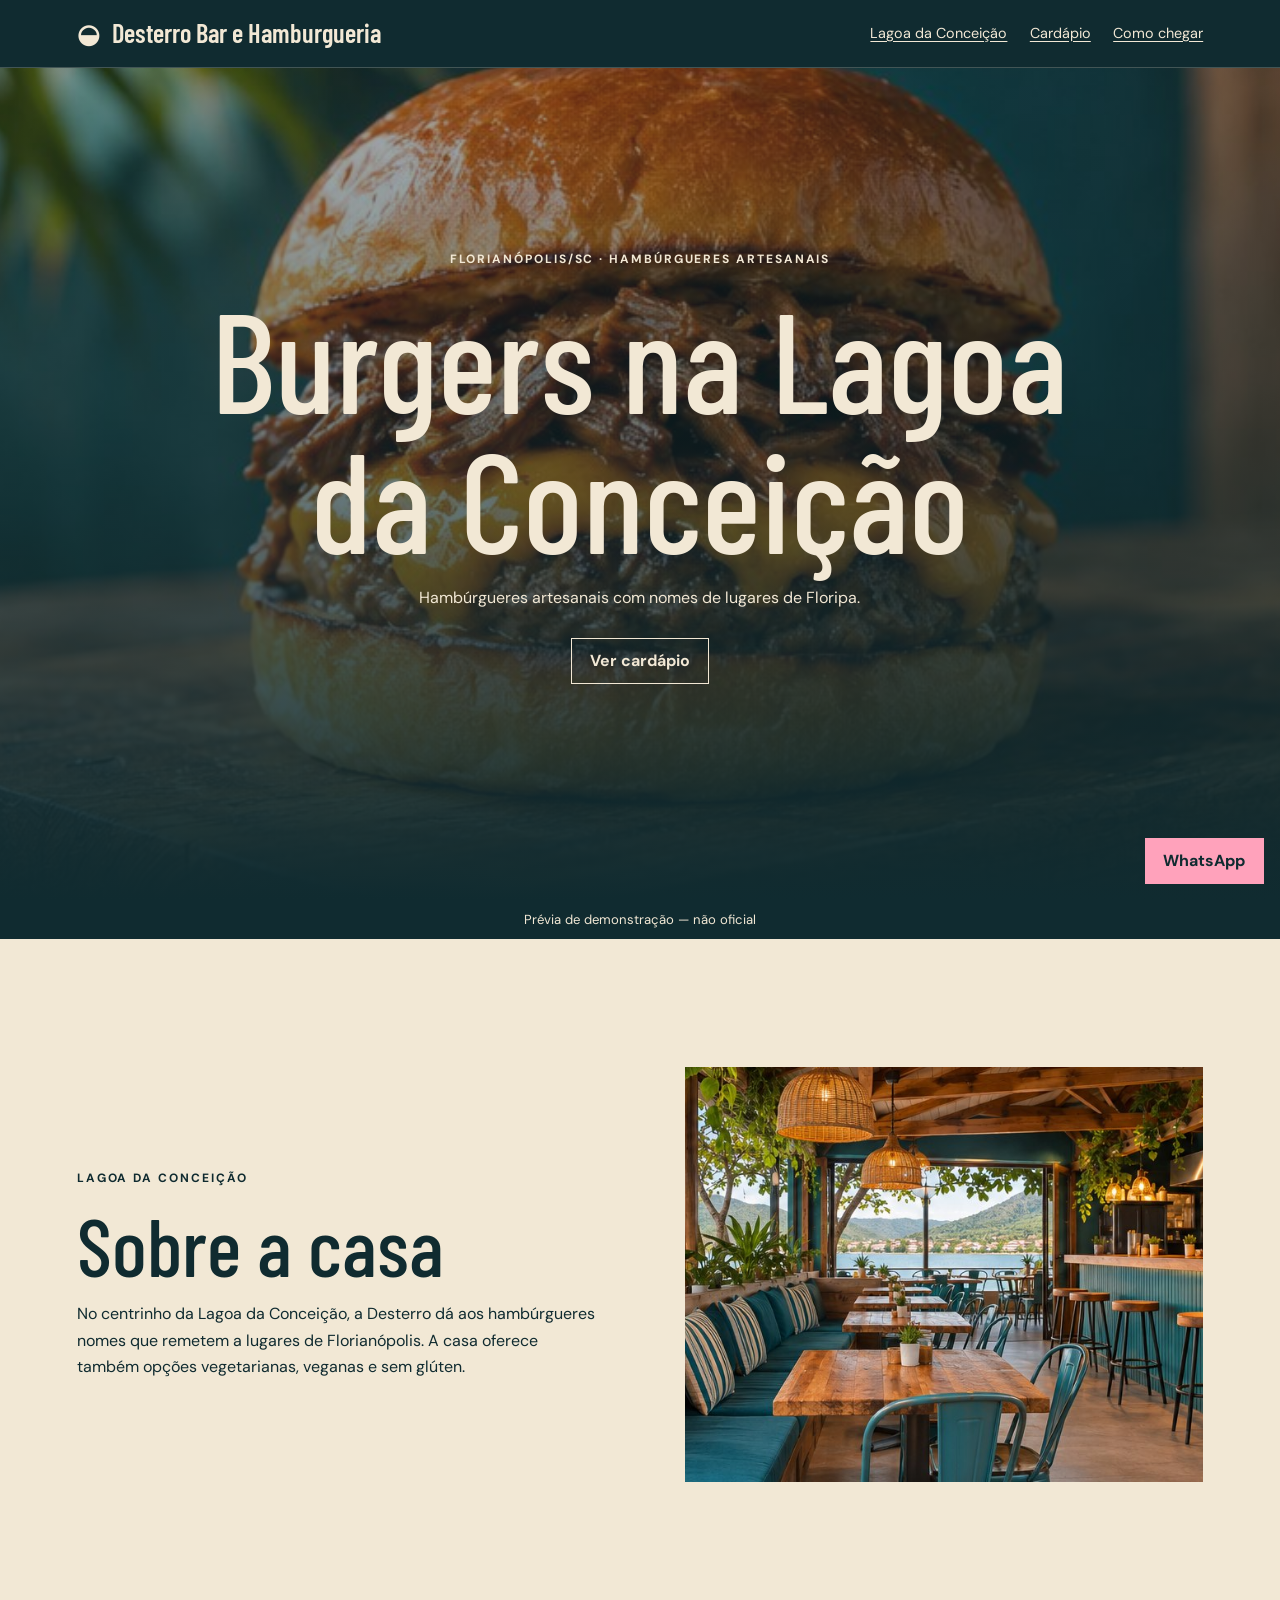
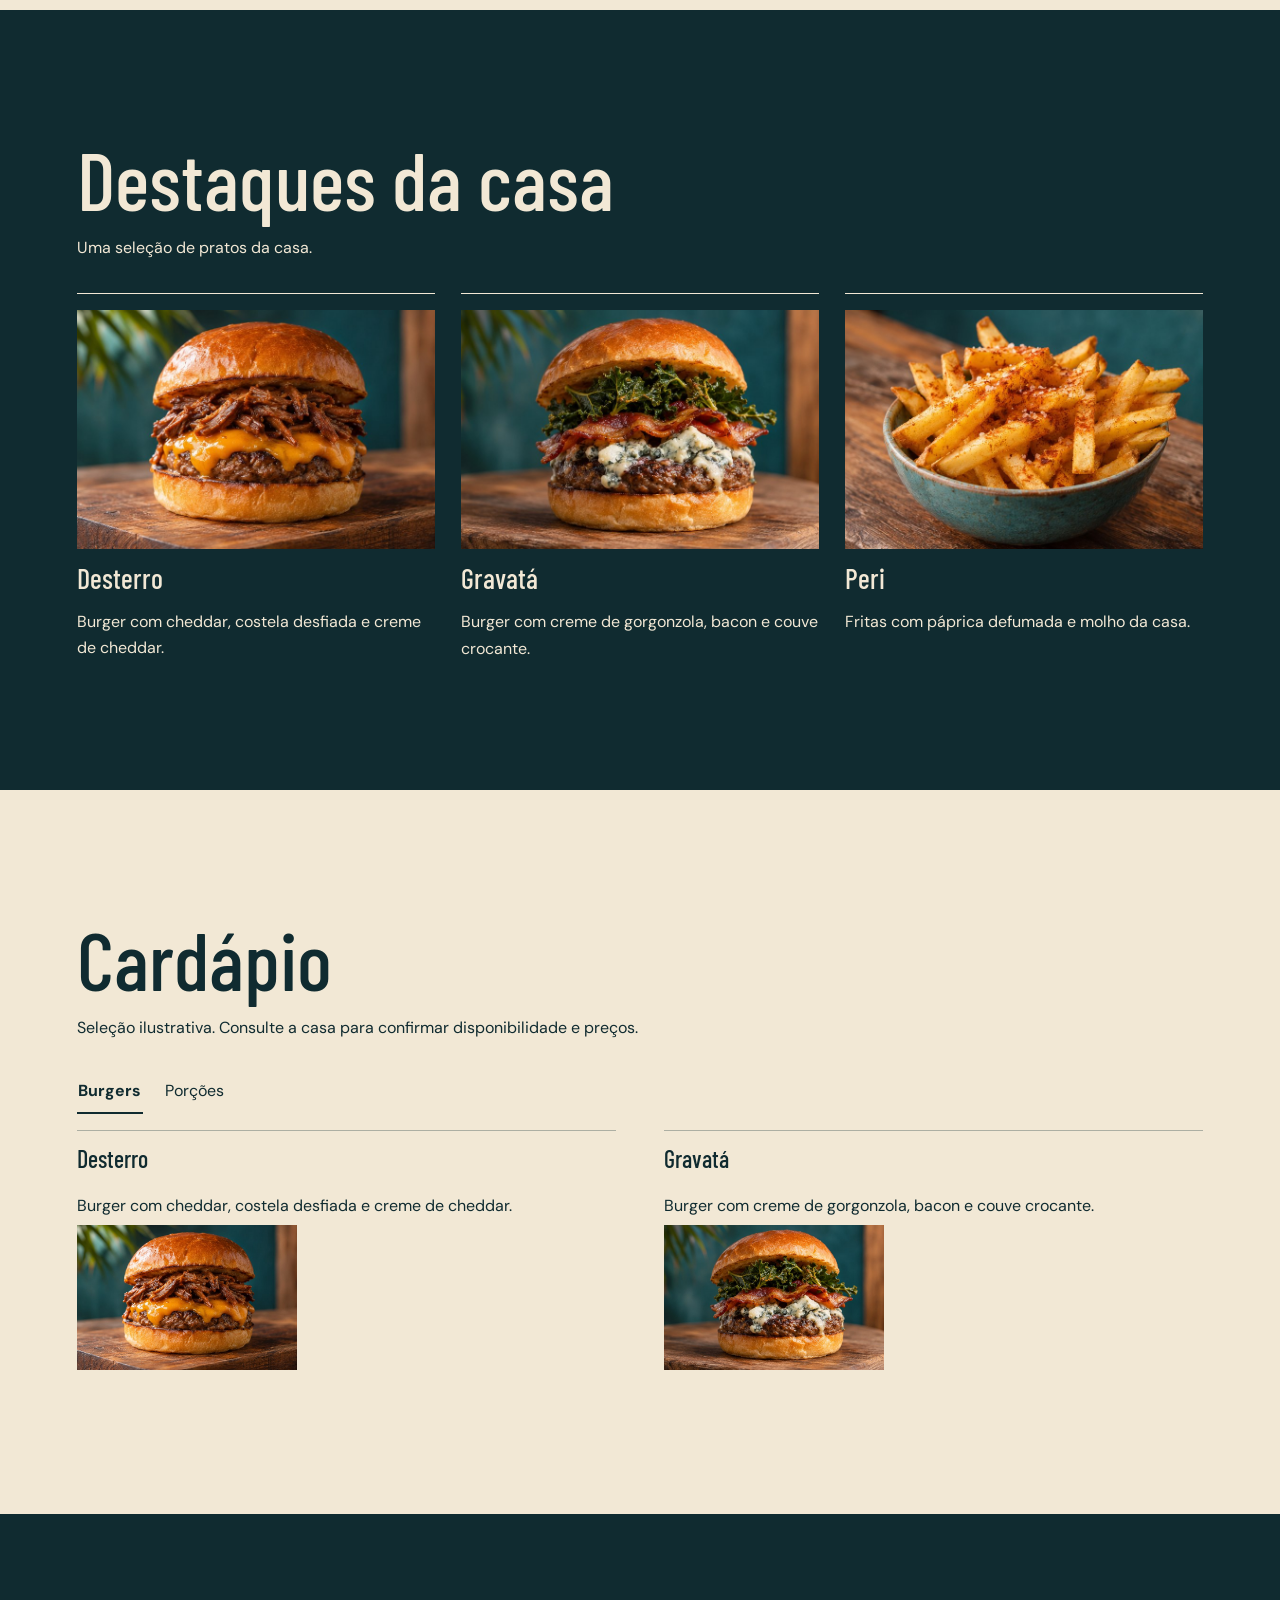
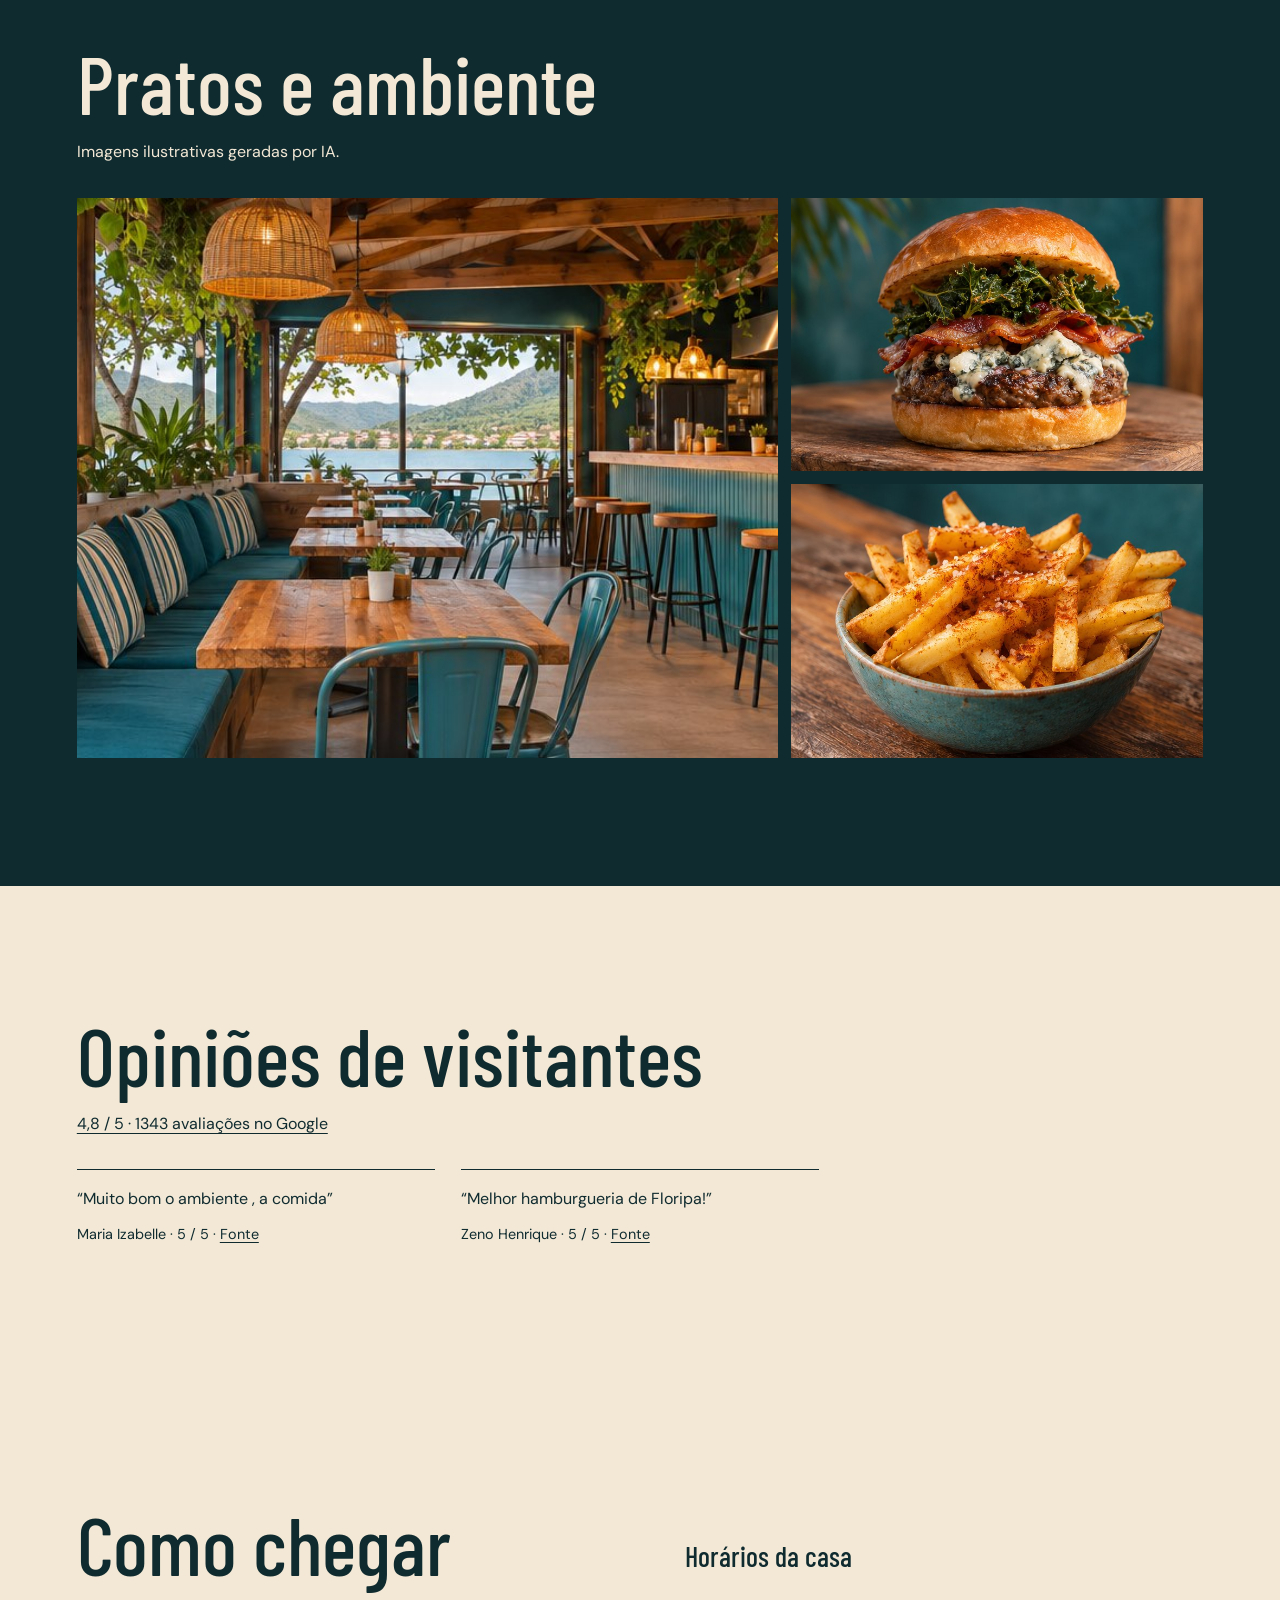
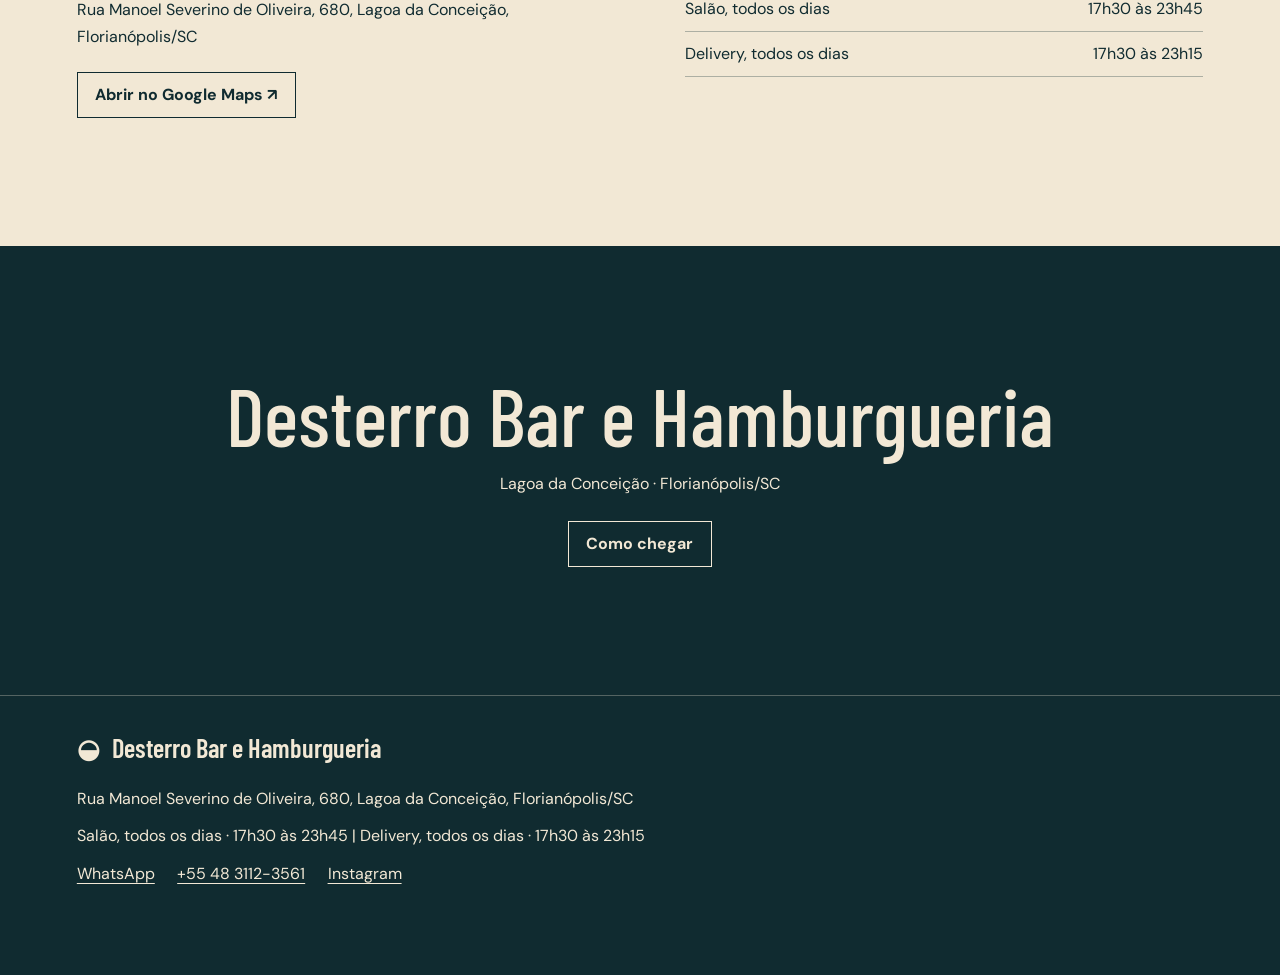
<file: desterro-hamburgueria/index.html>
<!doctype html>
<html lang="pt-BR">
<head>
  <meta charset="utf-8">
  <meta name="viewport" content="width=device-width, initial-scale=1">
  <title>Desterro Bar e Hamburgueria | Florianópolis/SC</title>
  <meta name="description" content="Prévia de demonstração de Desterro Bar e Hamburgueria. Hambúrgueres artesanais com nomes de lugares de Floripa.">
  <meta property="og:title" content="Desterro Bar e Hamburgueria | Florianópolis/SC">
  <meta property="og:description" content="Prévia de demonstração de Desterro Bar e Hamburgueria. Hambúrgueres artesanais com nomes de lugares de Floripa.">
  <meta property="og:type" content="website">
  <meta property="og:locale" content="pt_BR">
  <meta property="og:image" content="https://khnakamadev.github.io/demos/desterro-hamburgueria/img/prato.jpg">
  <meta property="og:image:alt" content="Imagem ilustrativa de Desterro">
  <meta property="og:url" content="https://khnakamadev.github.io/demos/desterro-hamburgueria/">
  <link rel="canonical" href="https://khnakamadev.github.io/demos/desterro-hamburgueria/">
  <link rel="stylesheet" href="style.css">
  <script>
    document.documentElement.classList.add("js");
    setTimeout(() => document.documentElement.classList.remove("js"), 1600);
  </script>
  <script src="dados.js" defer></script>
  <script src="script.js" defer></script>
</head>
<body>
  <div id="site"></div>
  <p id="fallback" role="status">Para ver o site, abra a página com o JavaScript ativado e confira se o arquivo dados.js está na mesma pasta.</p>
</body>
</html>
</file>
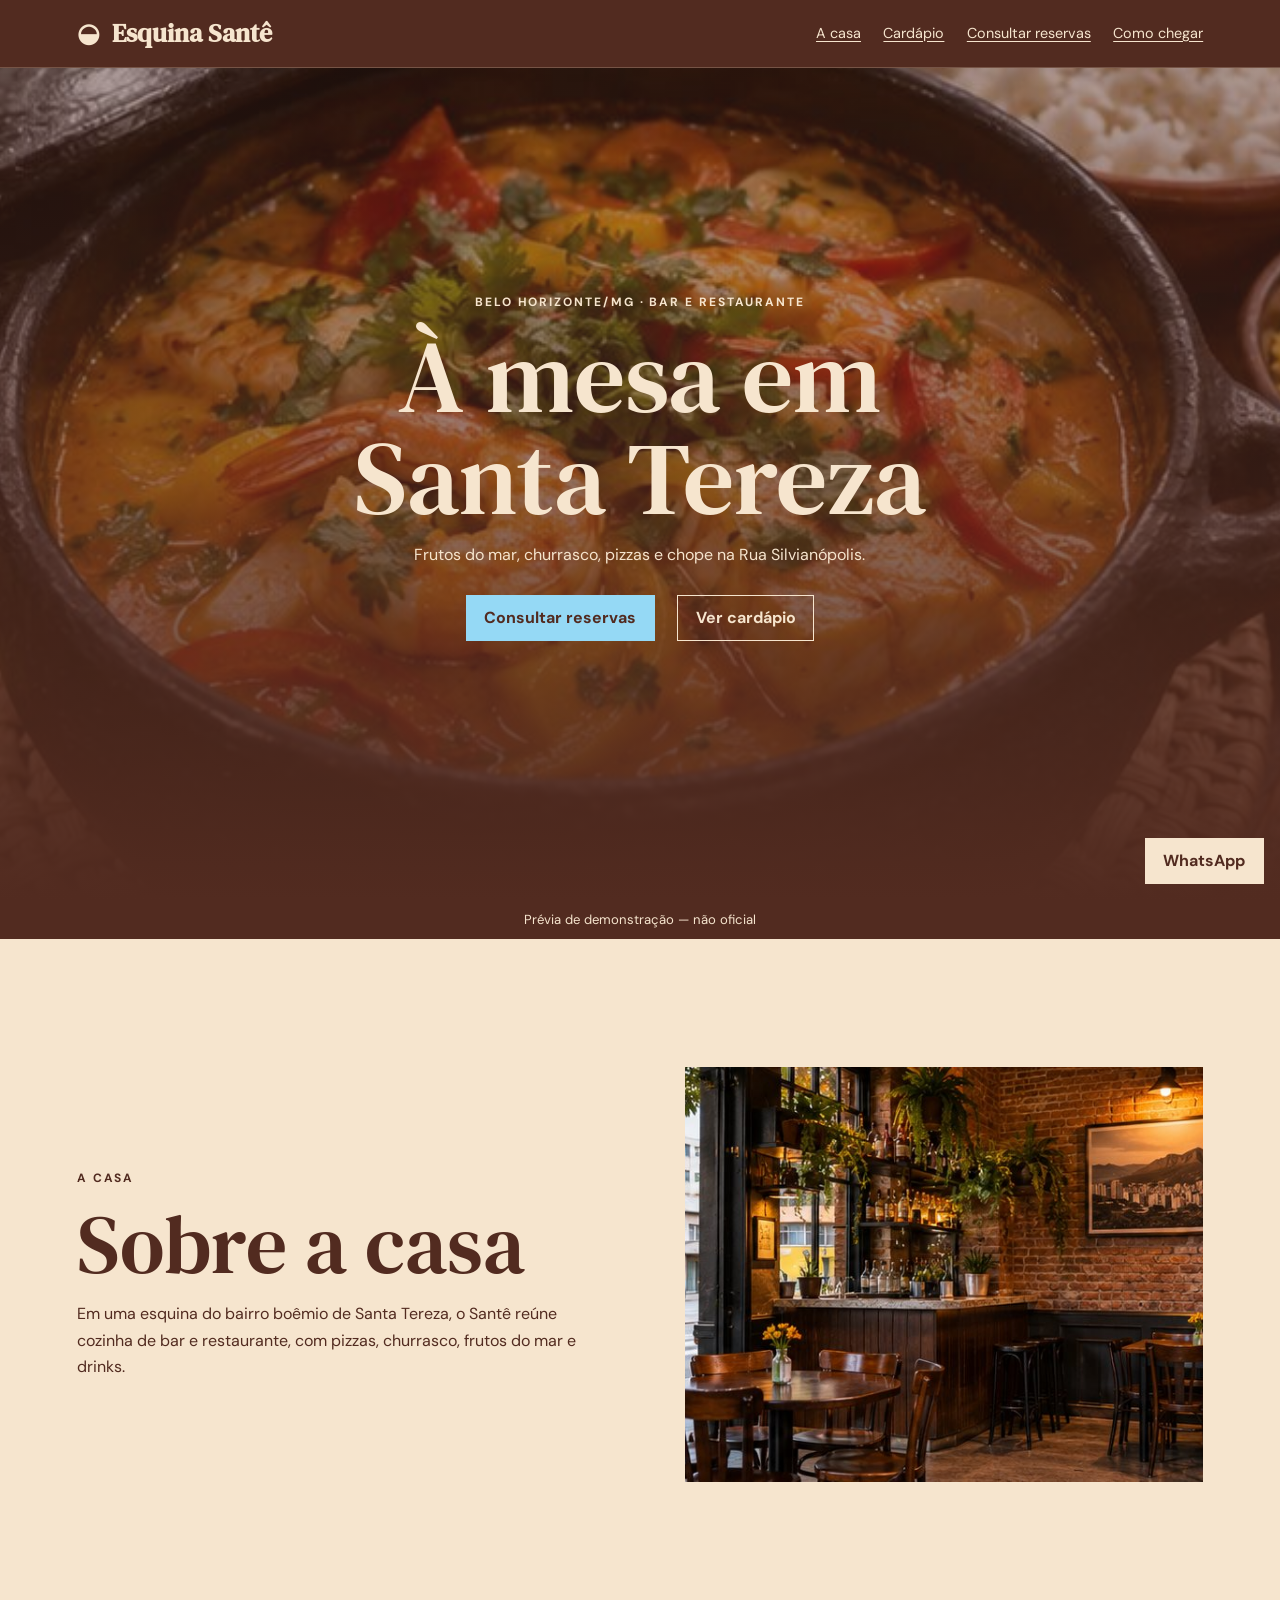
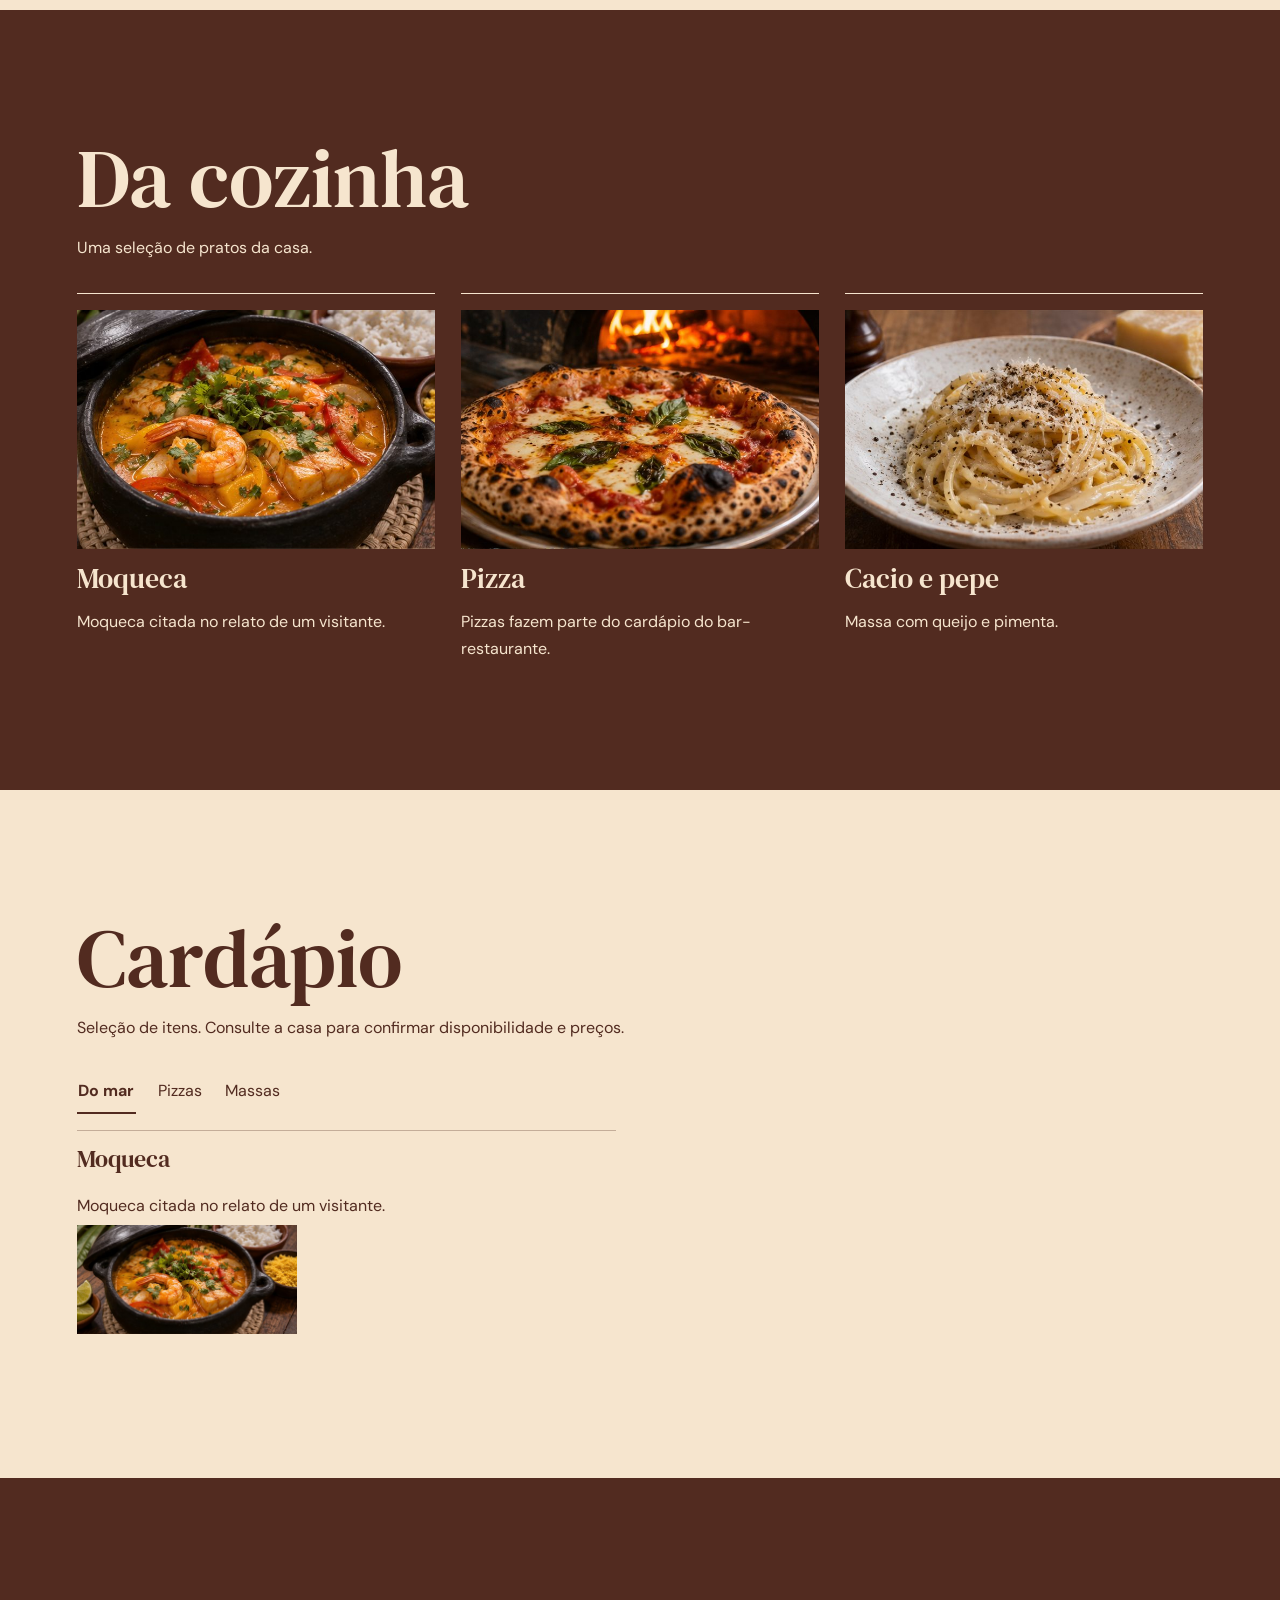
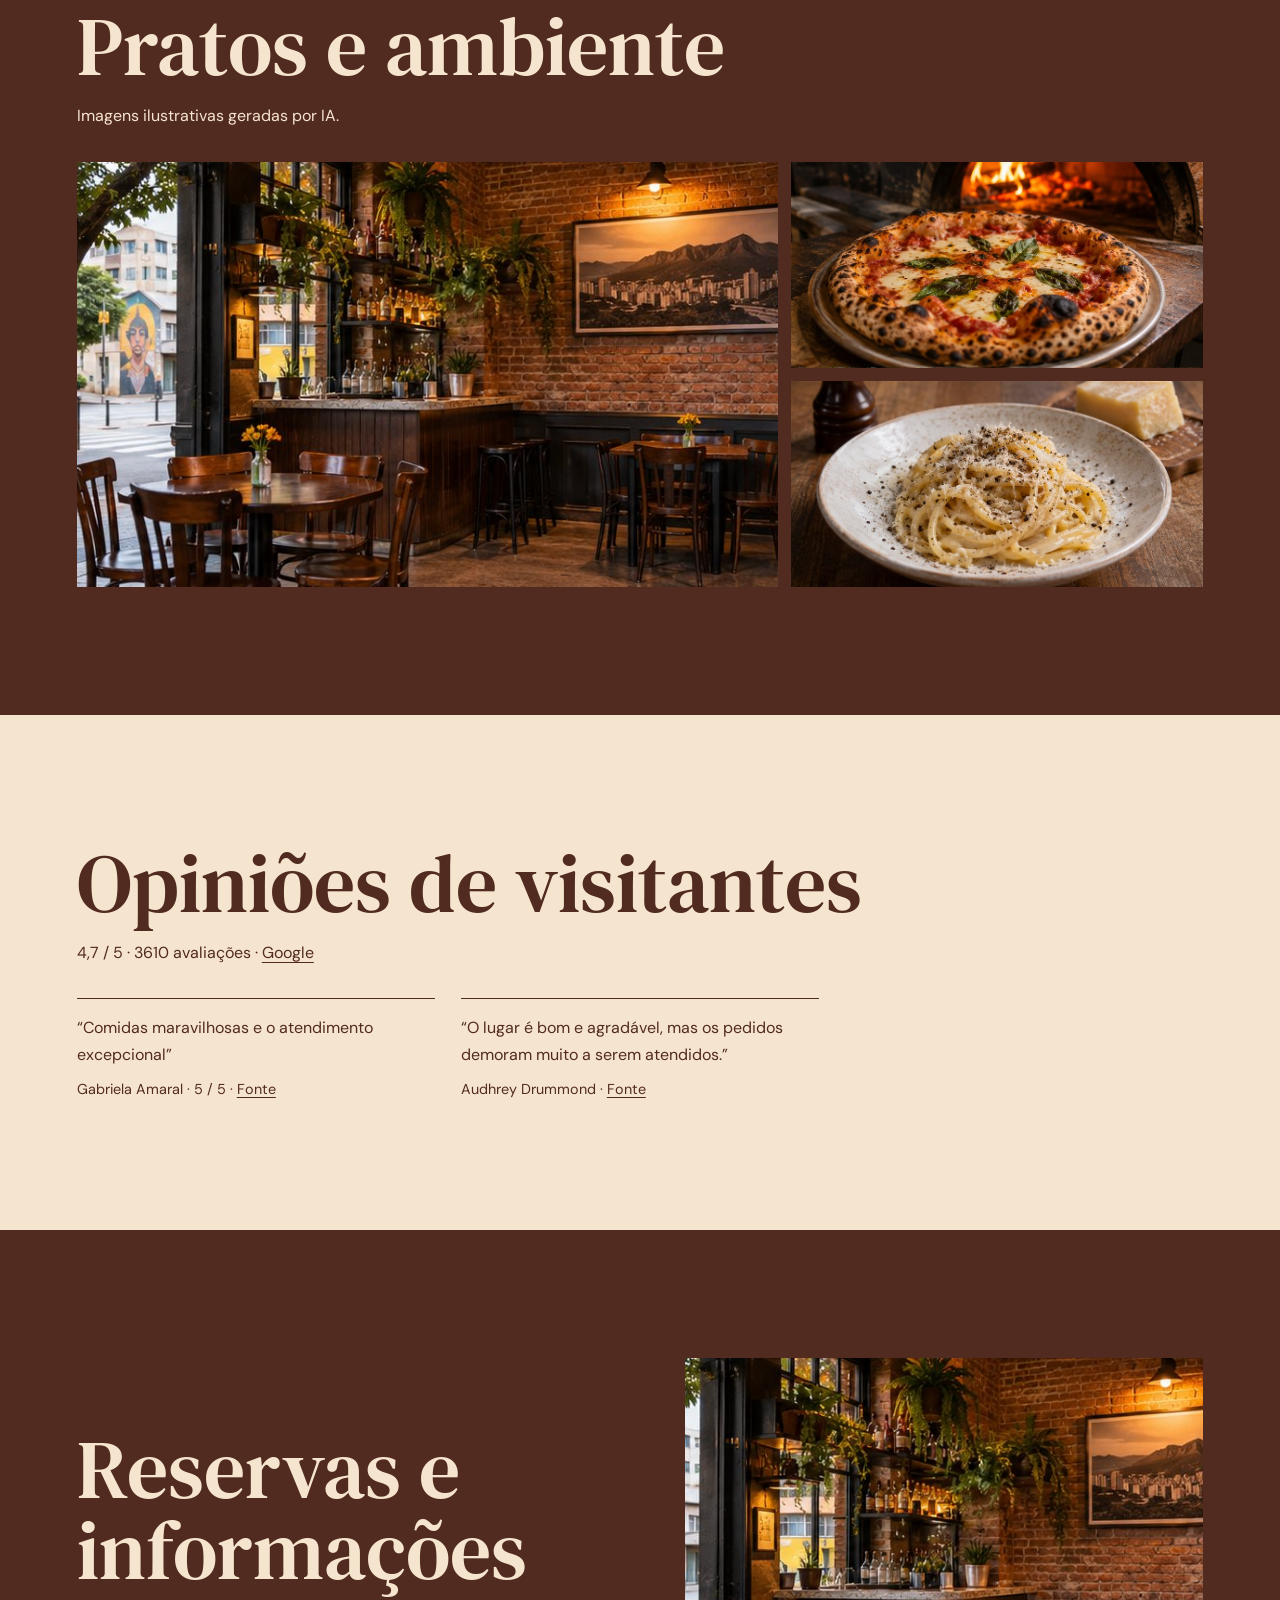
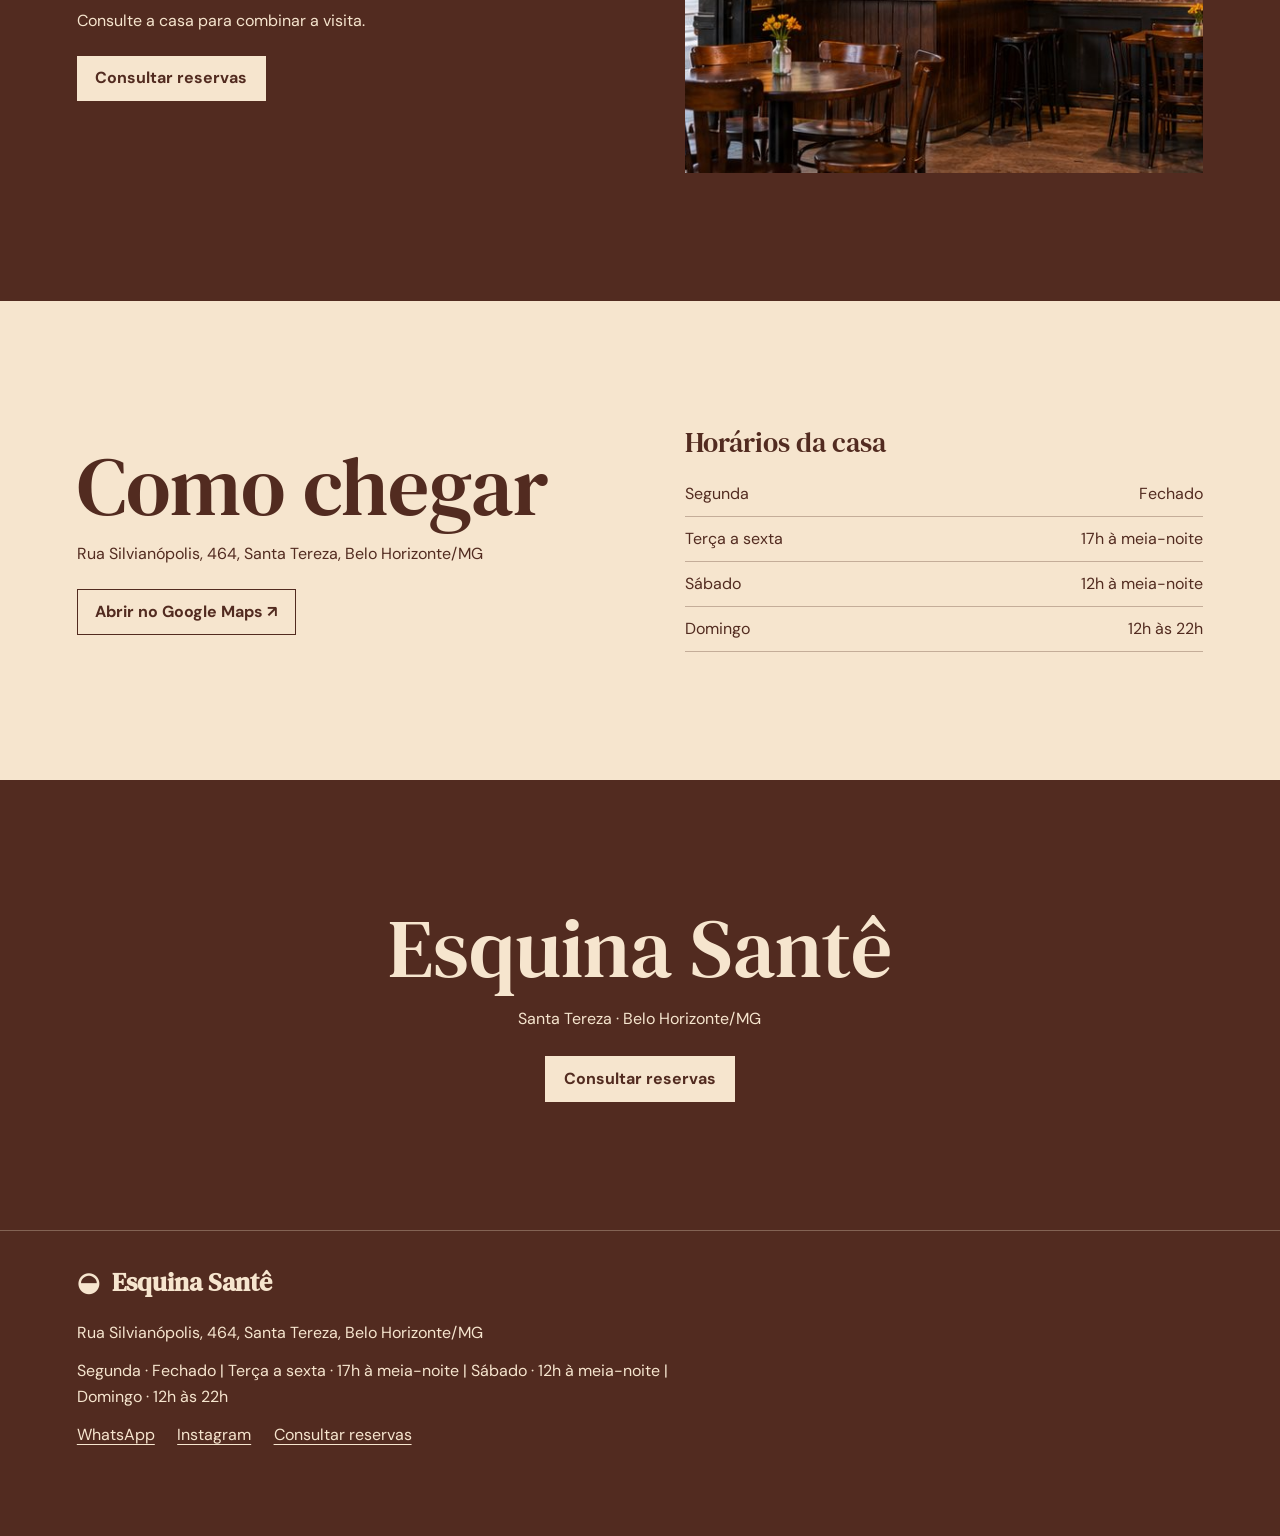
<file: esquina-sante/index.html>
<!doctype html>
<html lang="pt-BR">
<head>
  <meta charset="utf-8">
  <meta name="viewport" content="width=device-width, initial-scale=1">
  <title>Esquina Santê · Belo Horizonte/MG</title>
  <link rel="canonical" href="https://khnakamadev.github.io/demos/esquina-sante/">
  <meta name="description" content="Prévia de demonstração de Esquina Santê. Frutos do mar, churrasco, pizzas e chope na Rua Silvianópolis.">
  <meta property="og:title" content="Esquina Santê · Belo Horizonte/MG">
  <meta property="og:description" content="Prévia de demonstração de Esquina Santê. Frutos do mar, churrasco, pizzas e chope na Rua Silvianópolis.">
  <meta property="og:type" content="website">
  <meta property="og:locale" content="pt_BR">
  <meta property="og:url" content="https://khnakamadev.github.io/demos/esquina-sante/">
  <meta property="og:image" content="https://khnakamadev.github.io/demos/esquina-sante/img/prato.jpg">
  <meta property="og:image:alt" content="Imagem ilustrativa de Moqueca">
  <meta property="og:image:width" content="887">
  <meta property="og:image:height" content="443">
  <link rel="stylesheet" href="style.css">
  <script>
    document.documentElement.classList.add("js");
    setTimeout(() => document.documentElement.classList.remove("js"), 1600);
  </script>
  <script src="dados.js" defer></script>
  <script src="script.js" defer></script>
</head>
<body>
  <div id="site"></div>
  <p id="fallback" role="status">Para ver o site, abra a página com o JavaScript ativado e confira se o arquivo dados.js está na mesma pasta.</p>
</body>
</html>
</file>
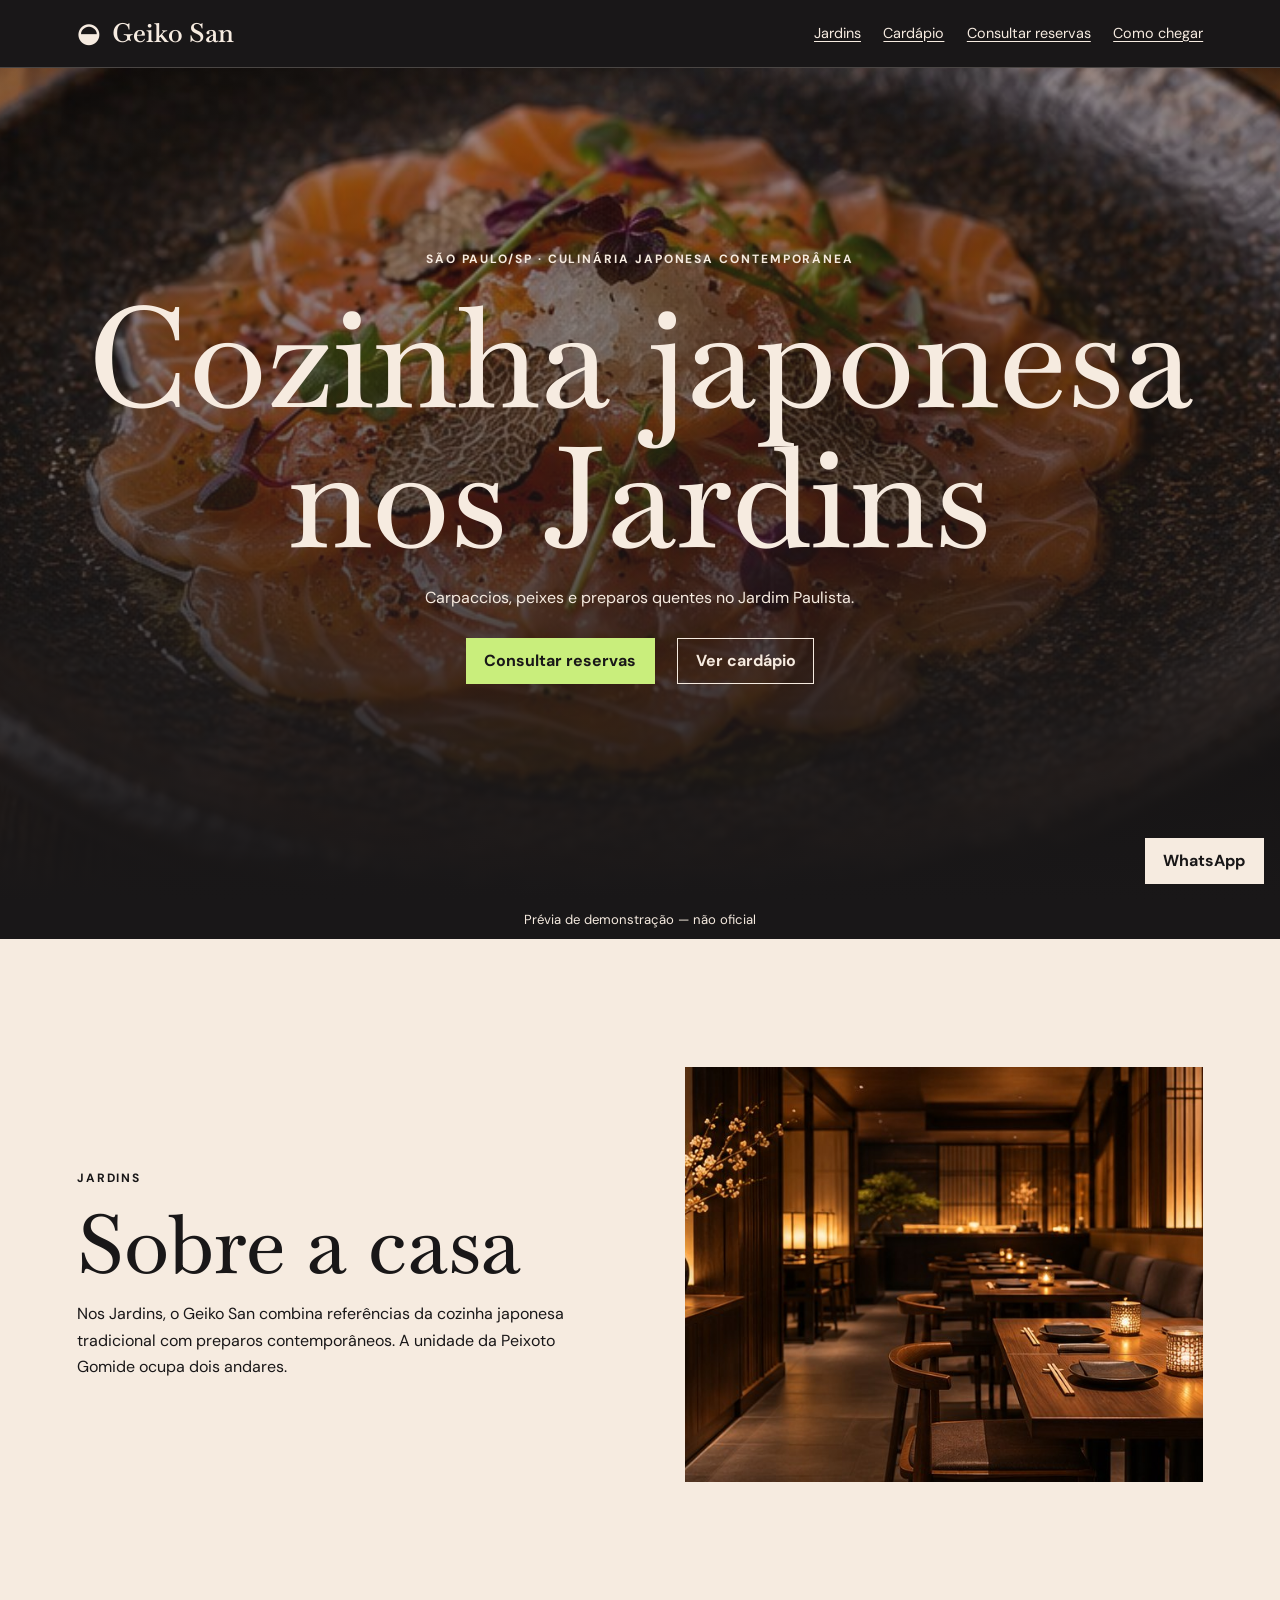
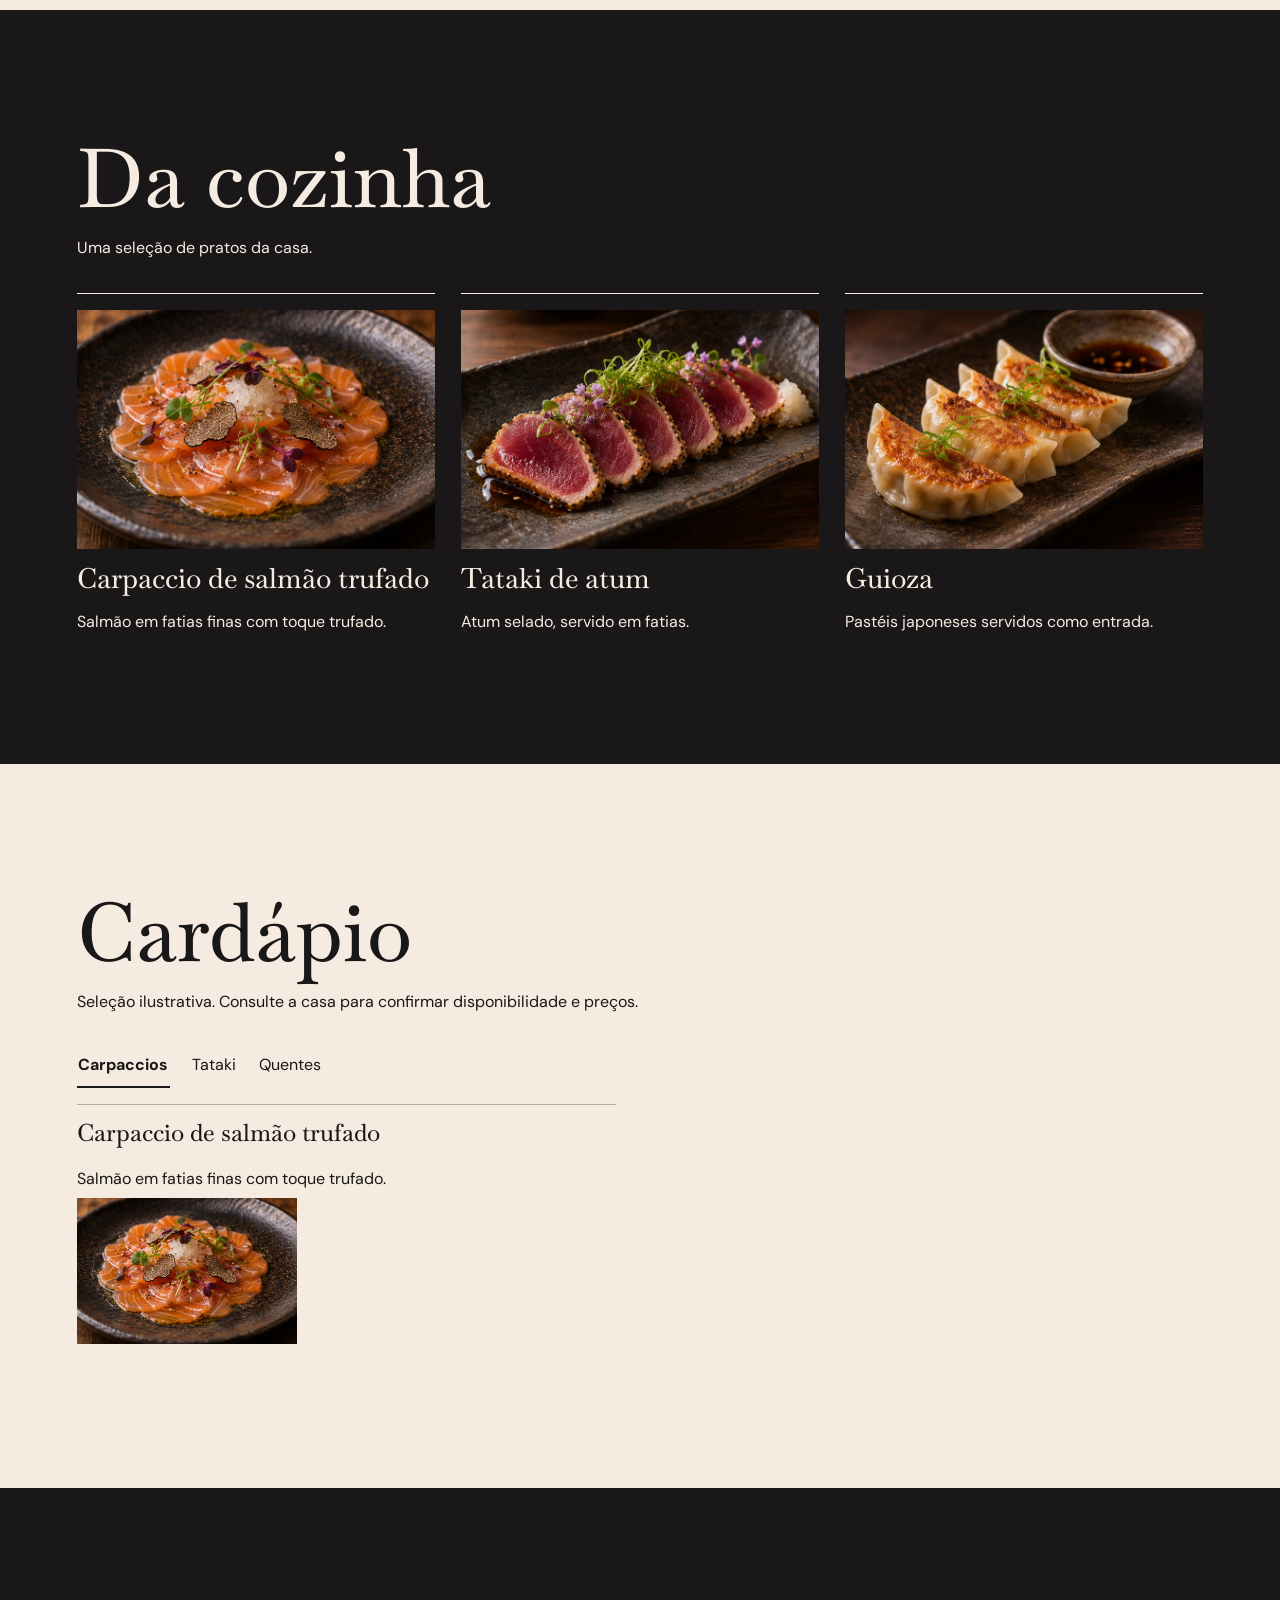
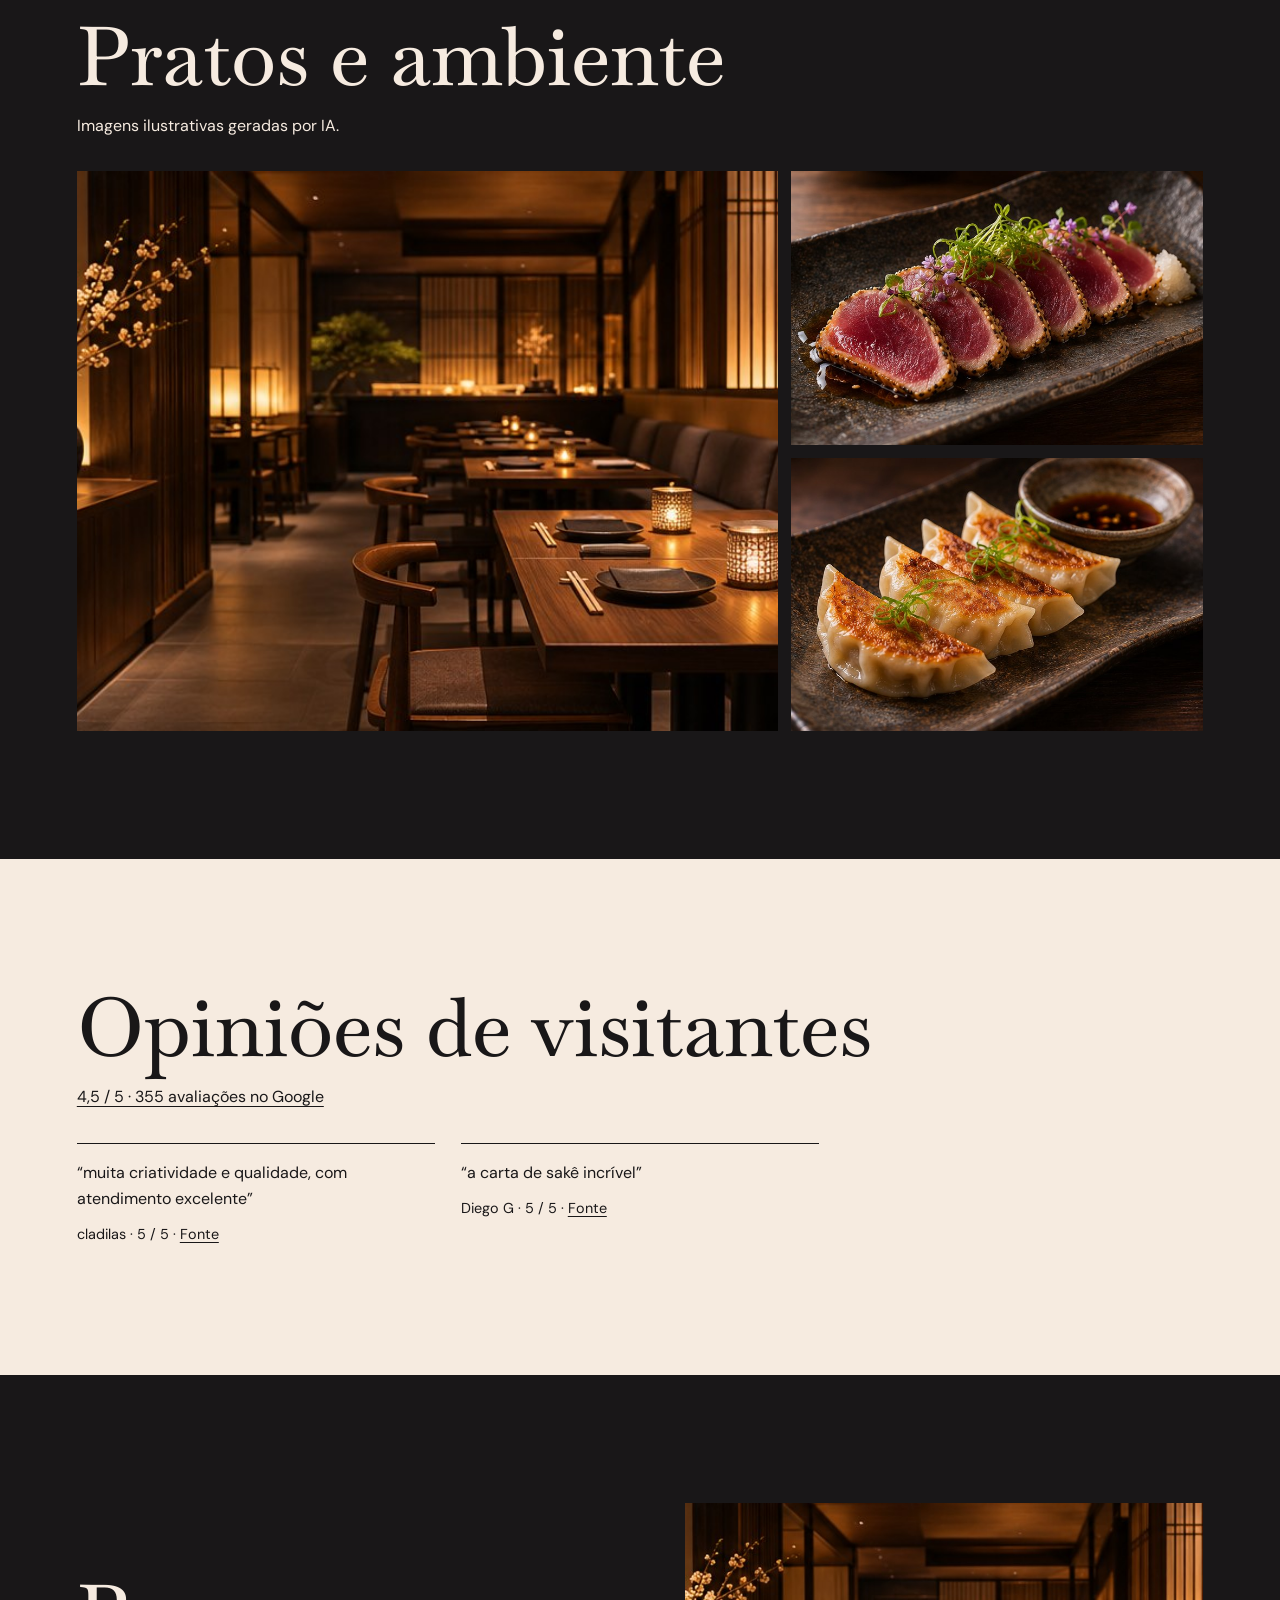
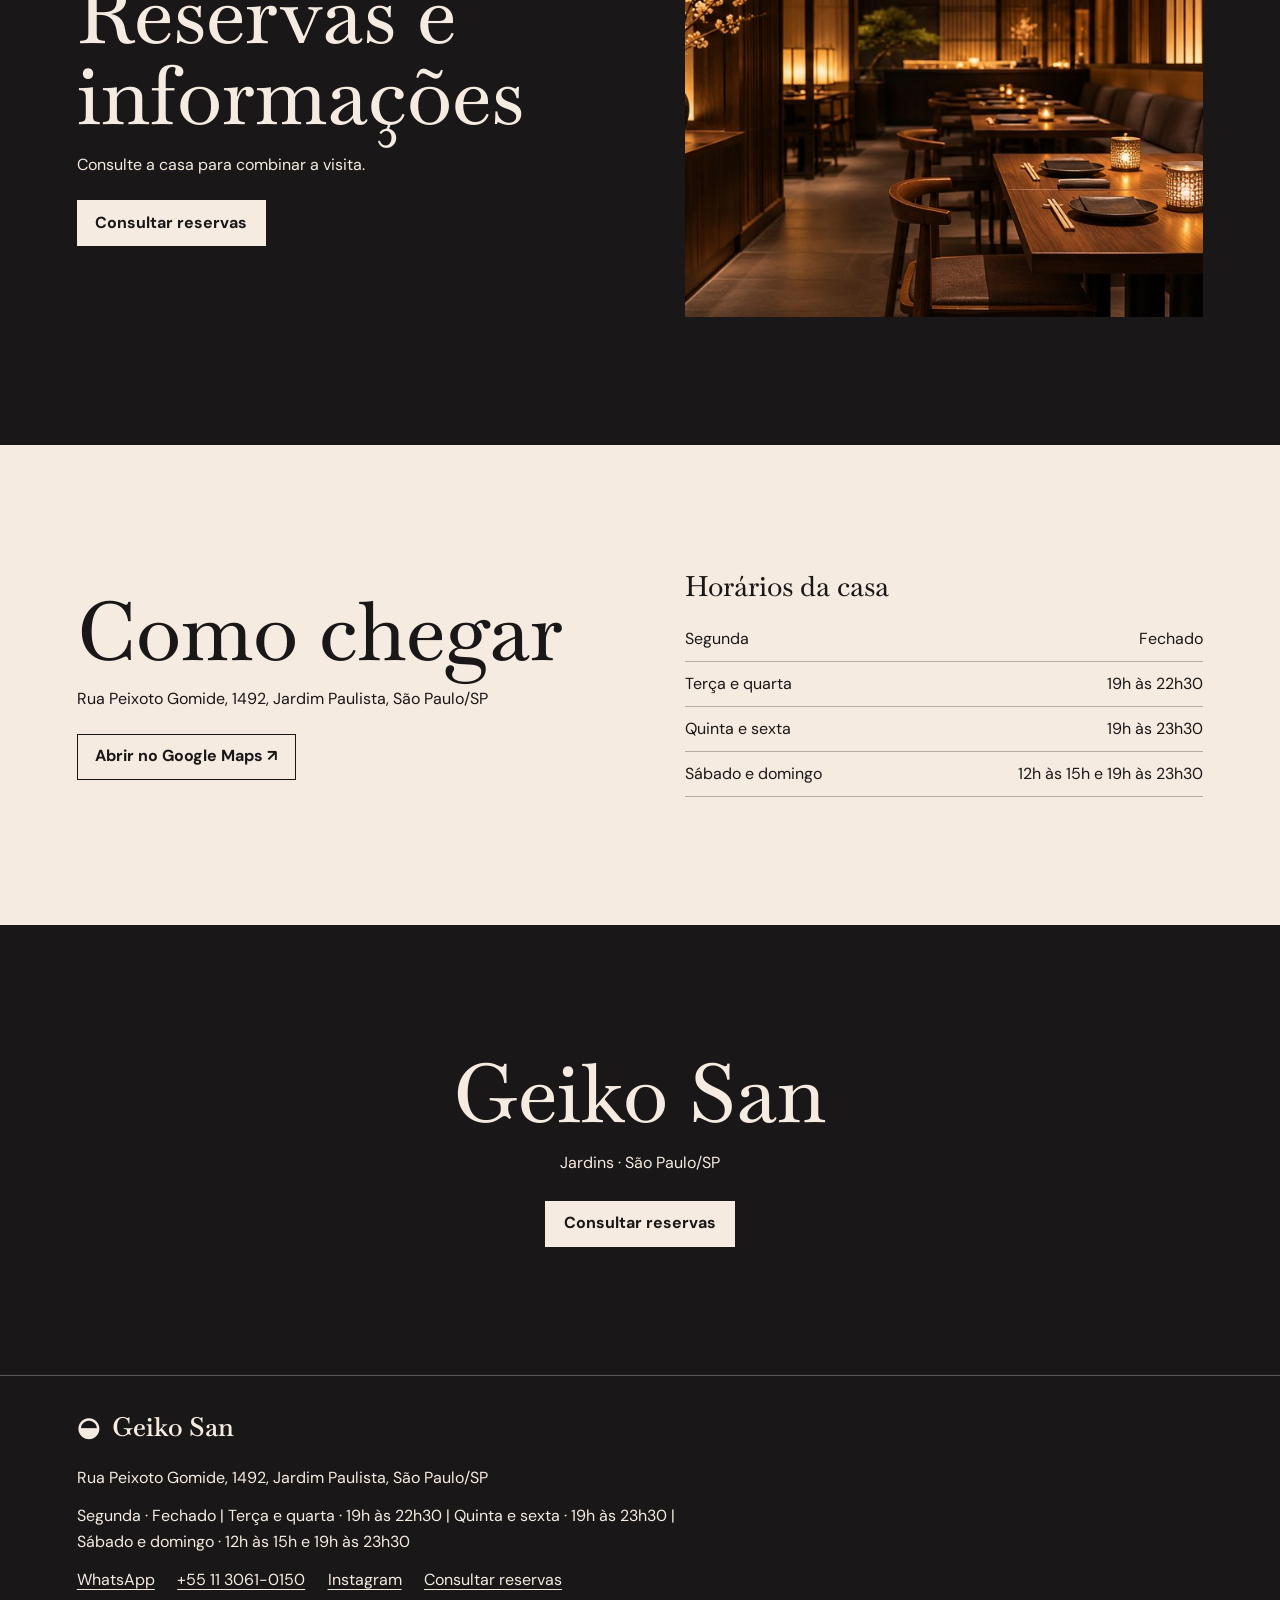
<file: geiko-san/index.html>
<!doctype html>
<html lang="pt-BR">
<head>
  <meta charset="utf-8">
  <meta name="viewport" content="width=device-width, initial-scale=1">
  <title>Geiko San | São Paulo/SP</title>
  <meta name="description" content="Prévia de demonstração de Geiko San. Carpaccios, peixes e preparos quentes no Jardim Paulista.">
  <meta property="og:title" content="Geiko San | São Paulo/SP">
  <meta property="og:description" content="Prévia de demonstração de Geiko San. Carpaccios, peixes e preparos quentes no Jardim Paulista.">
  <meta property="og:type" content="website">
  <meta property="og:locale" content="pt_BR">
  <meta property="og:image" content="https://khnakamadev.github.io/demos/geiko-san/img/prato.jpg">
  <meta property="og:image:alt" content="Imagem ilustrativa de Carpaccio de salmão trufado">
  <meta property="og:url" content="https://khnakamadev.github.io/demos/geiko-san/">
  <link rel="canonical" href="https://khnakamadev.github.io/demos/geiko-san/">
  <link rel="stylesheet" href="style.css">
  <script>
    document.documentElement.classList.add("js");
    setTimeout(() => document.documentElement.classList.remove("js"), 1600);
  </script>
  <script src="dados.js" defer></script>
  <script src="script.js" defer></script>
</head>
<body>
  <div id="site"></div>
  <p id="fallback" role="status">Para ver o site, abra a página com o JavaScript ativado e confira se o arquivo dados.js está na mesma pasta.</p>
</body>
</html>
</file>
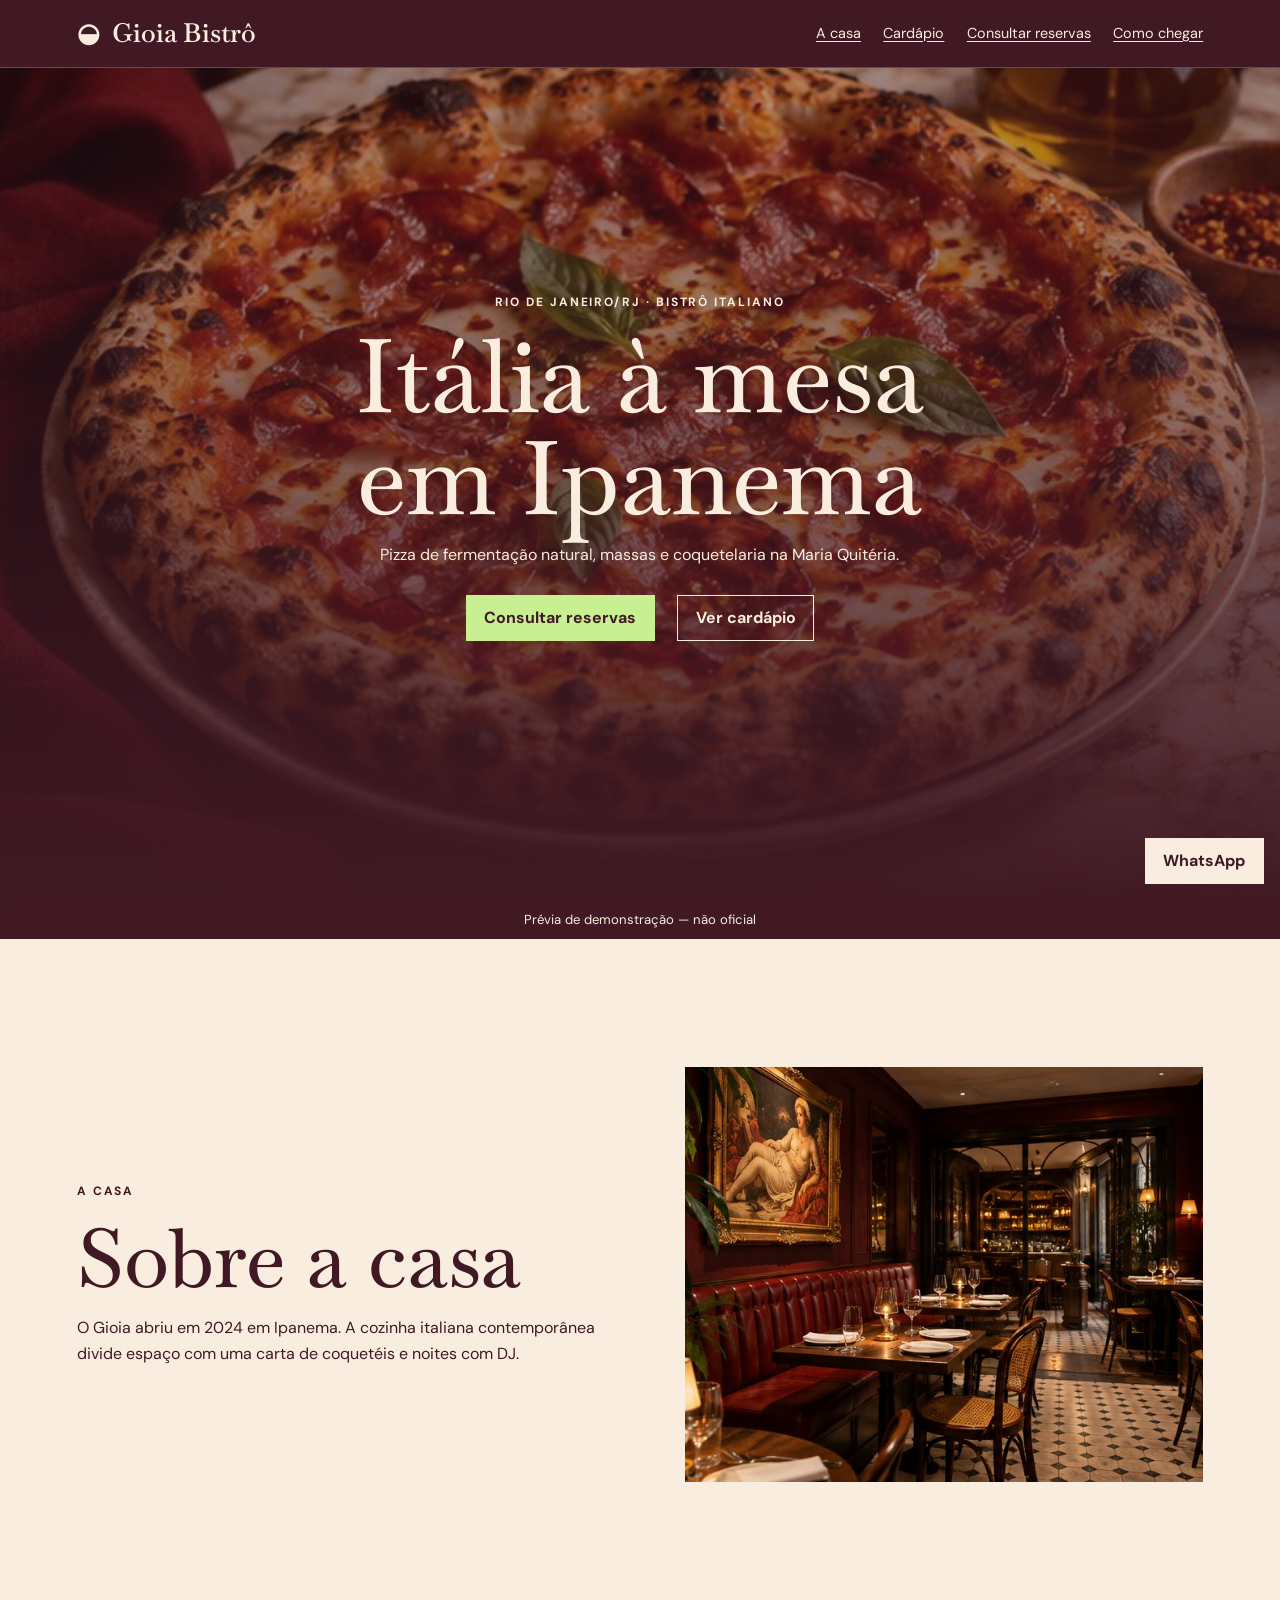
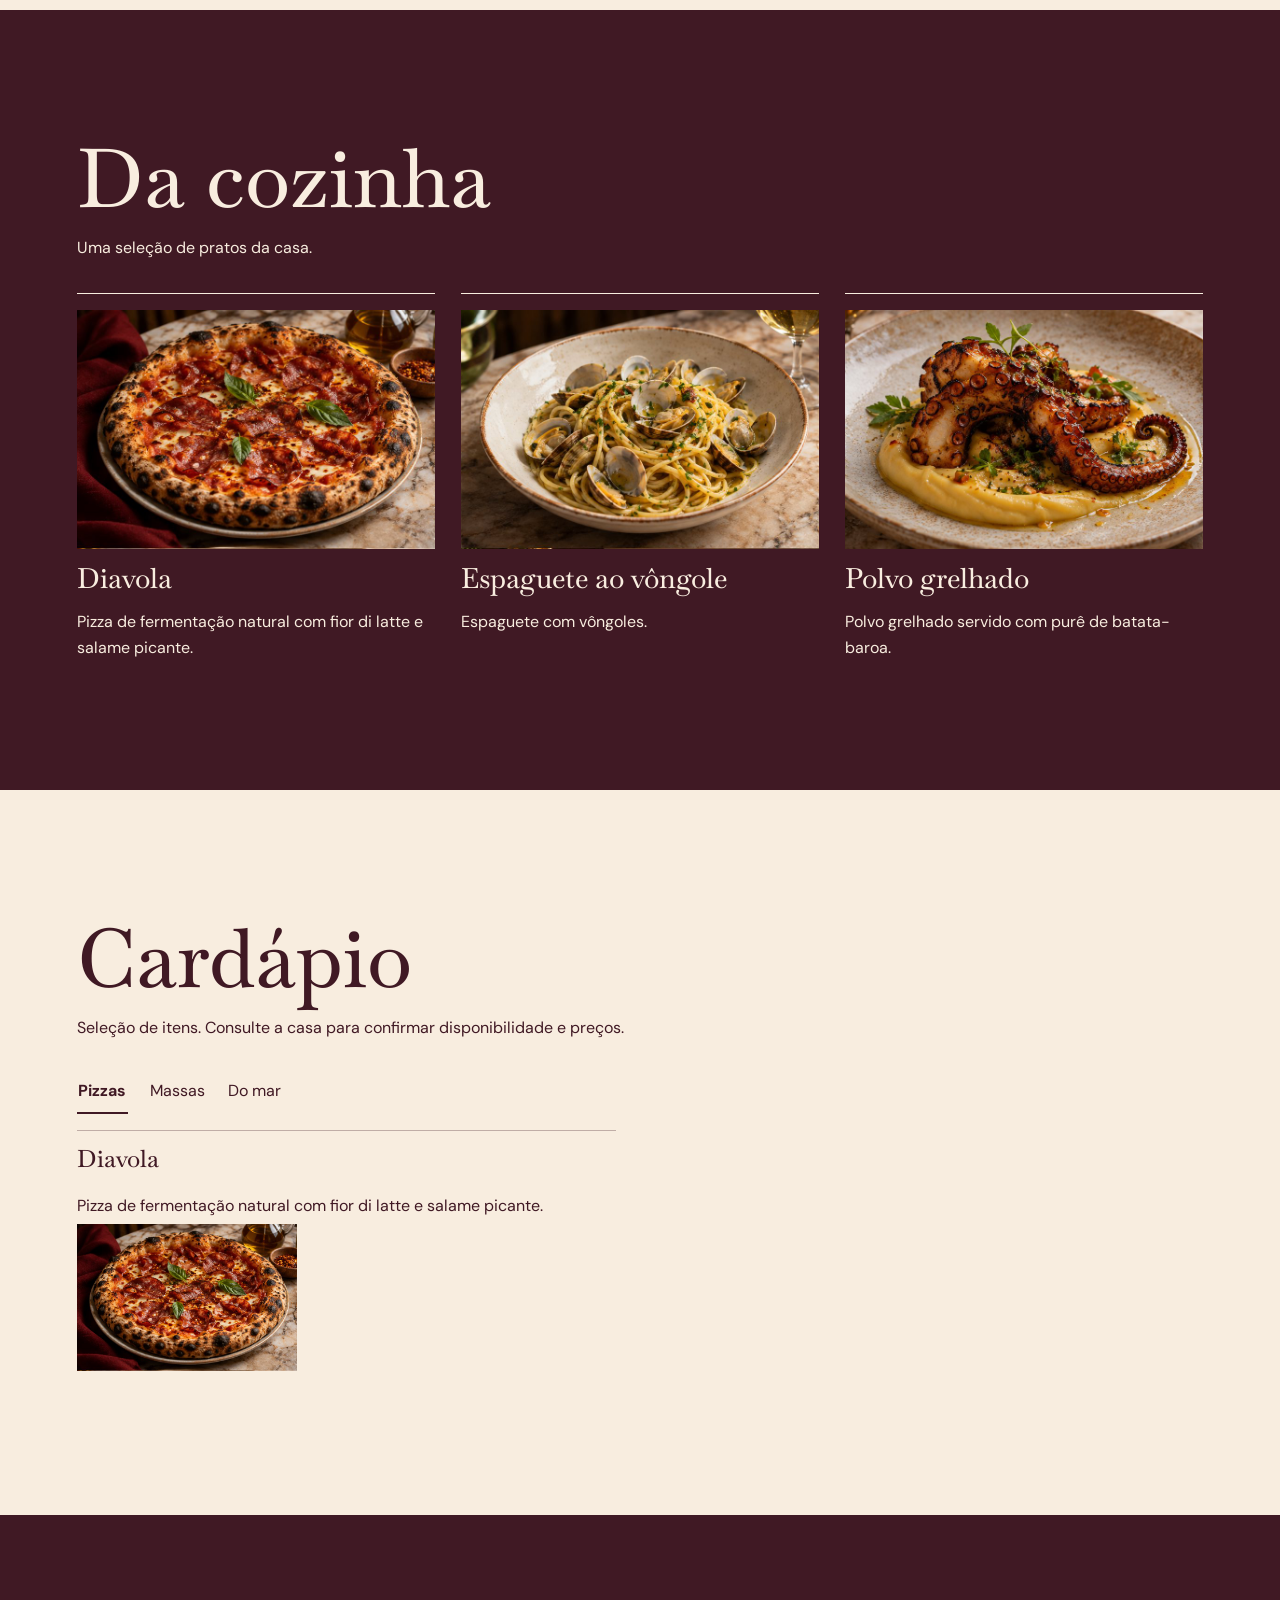
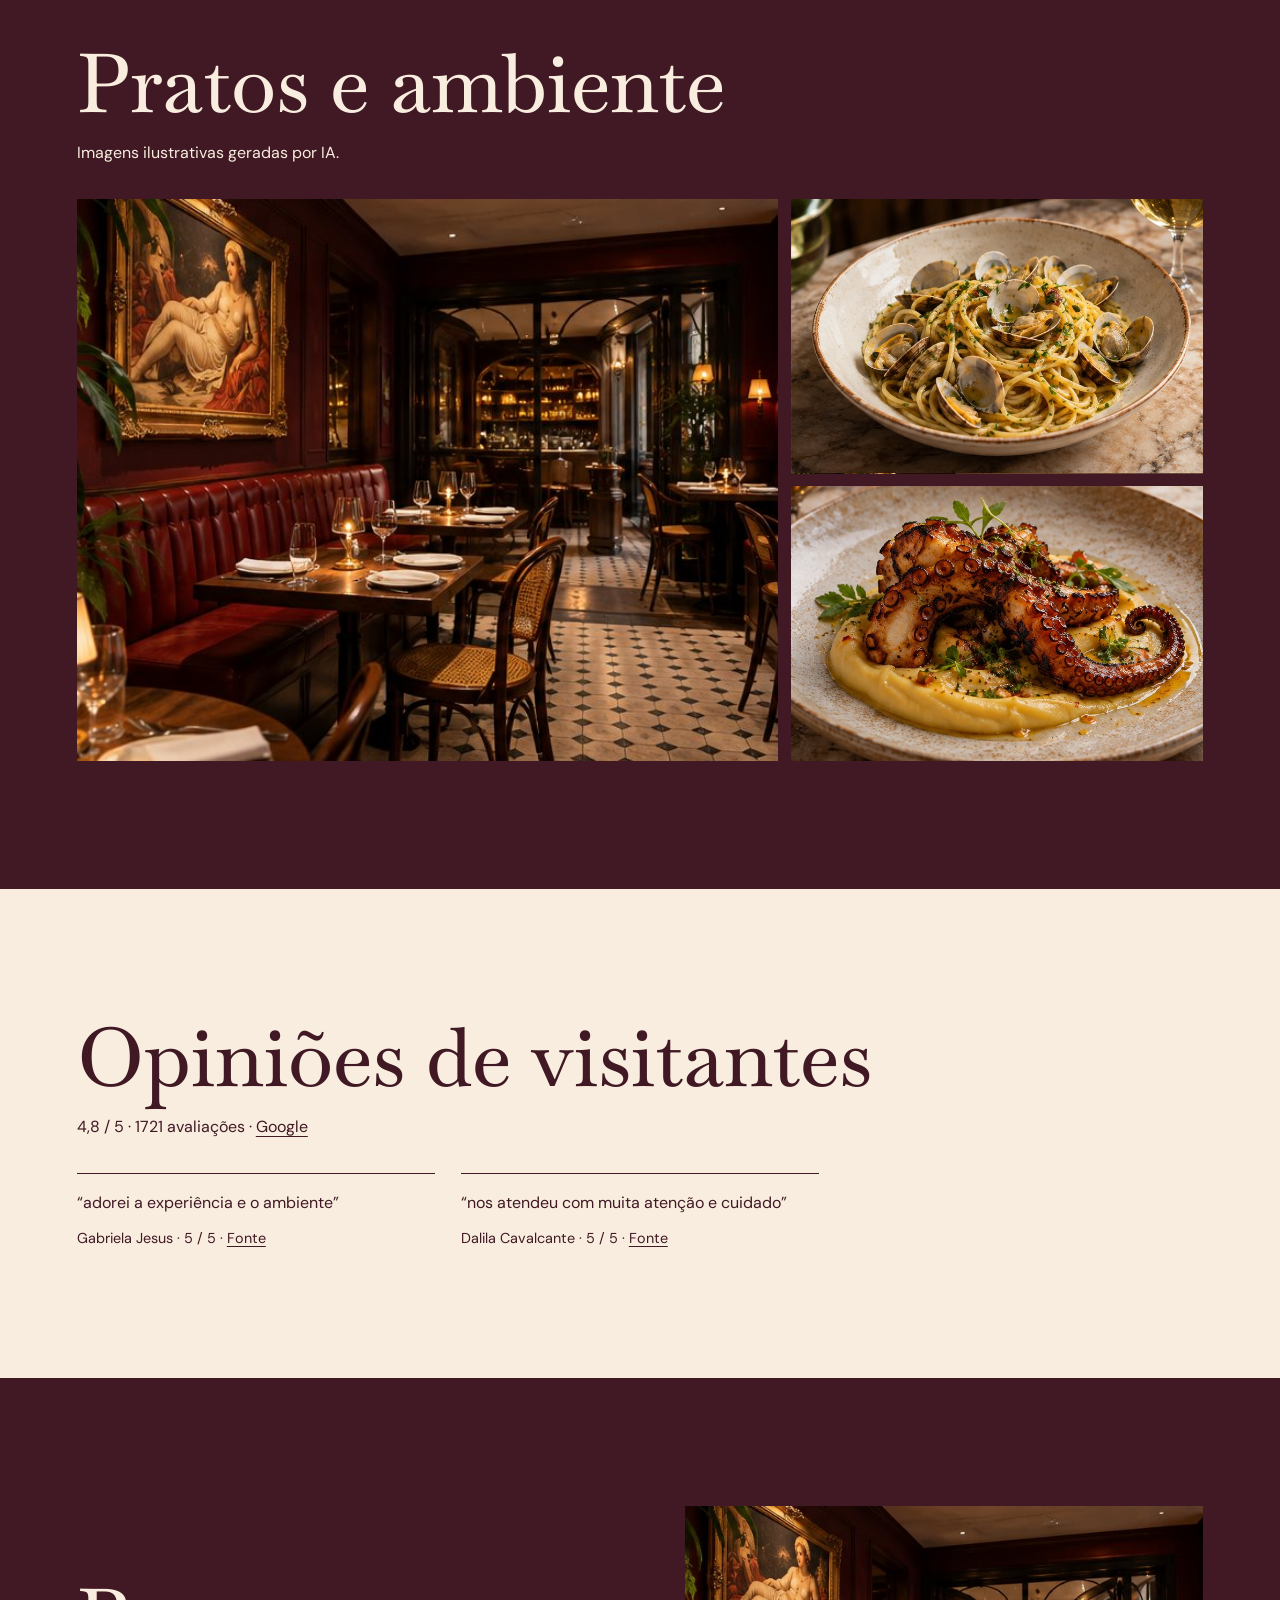
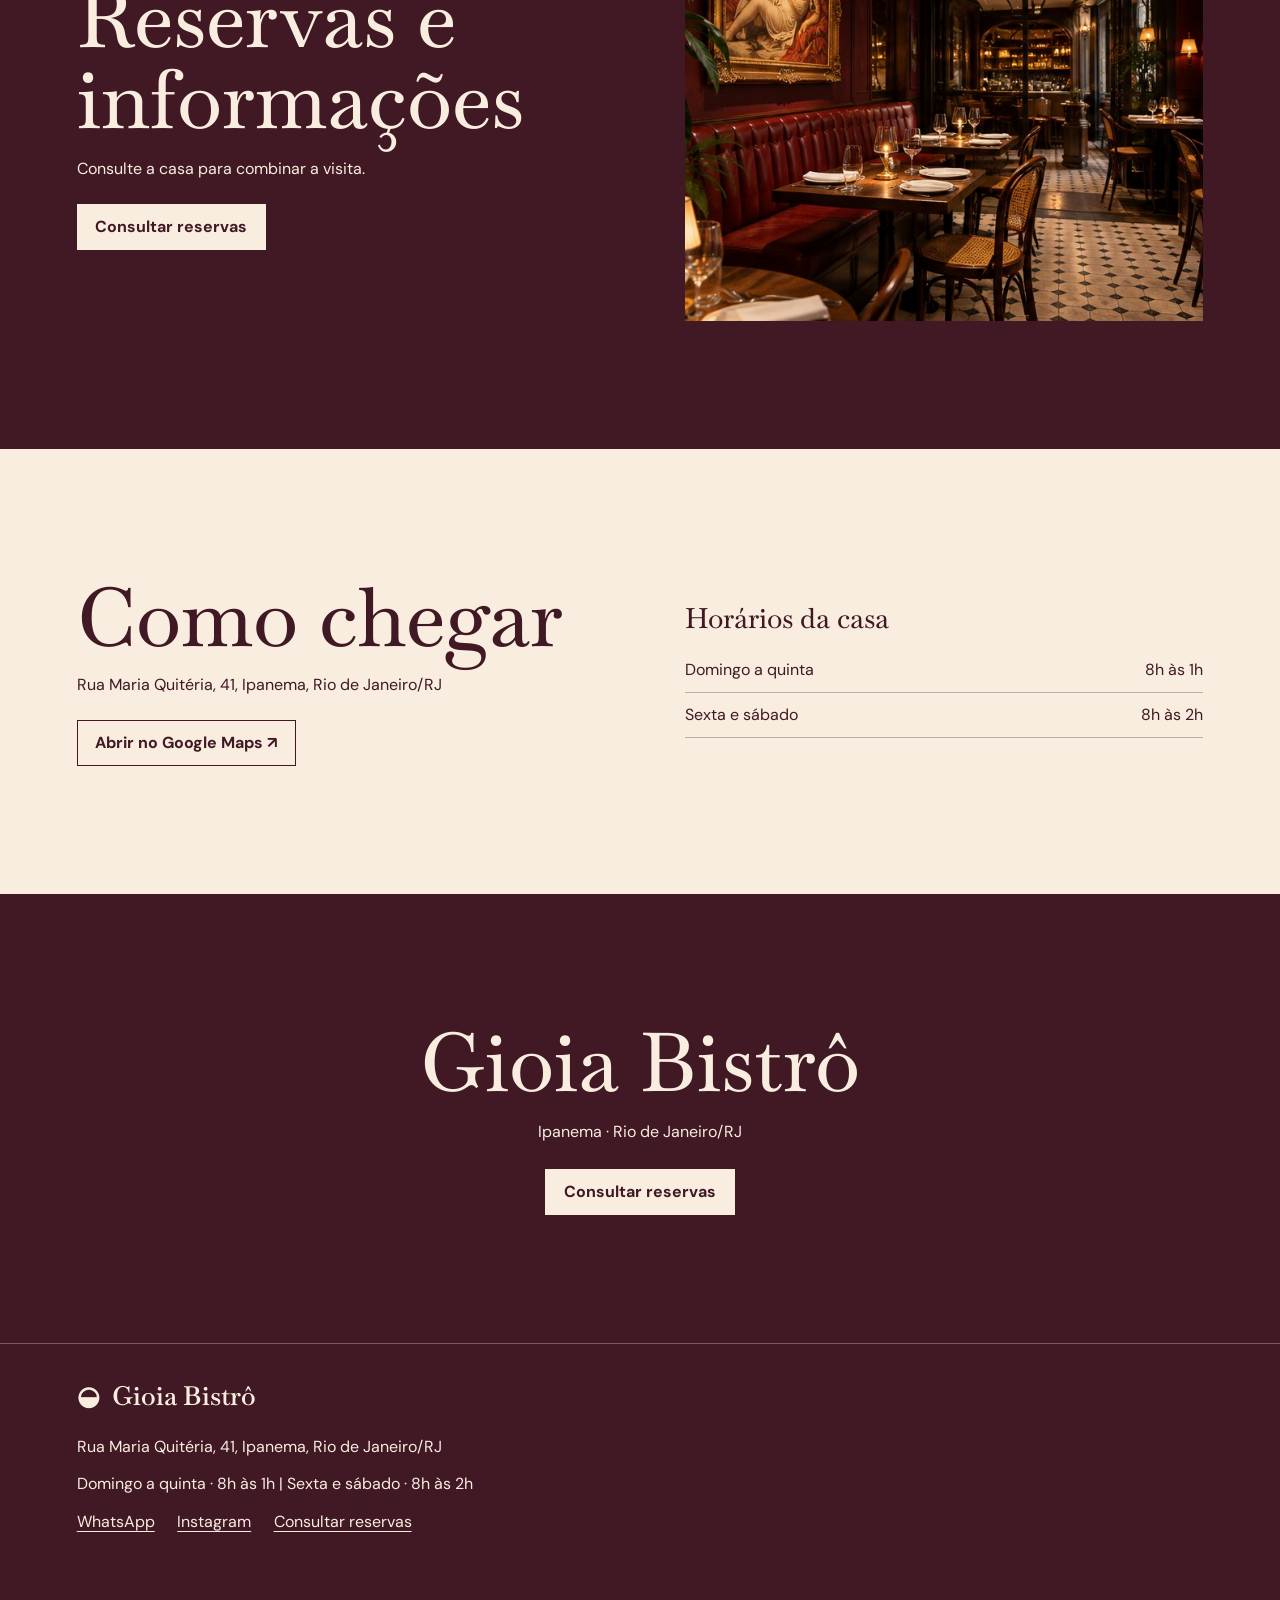
<file: gioia-bistro/index.html>
<!doctype html>
<html lang="pt-BR">
<head>
  <meta charset="utf-8">
  <meta name="viewport" content="width=device-width, initial-scale=1">
  <title>Gioia Bistrô · Rio de Janeiro/RJ</title>
  <link rel="canonical" href="https://khnakamadev.github.io/demos/gioia-bistro/">
  <meta name="description" content="Prévia de demonstração de Gioia Bistrô. Pizza de fermentação natural, massas e coquetelaria na Maria Quitéria.">
  <meta property="og:title" content="Gioia Bistrô · Rio de Janeiro/RJ">
  <meta property="og:description" content="Prévia de demonstração de Gioia Bistrô. Pizza de fermentação natural, massas e coquetelaria na Maria Quitéria.">
  <meta property="og:type" content="website">
  <meta property="og:locale" content="pt_BR">
  <meta property="og:url" content="https://khnakamadev.github.io/demos/gioia-bistro/">
  <meta property="og:image" content="https://khnakamadev.github.io/demos/gioia-bistro/img/prato.jpg">
  <meta property="og:image:alt" content="Imagem ilustrativa de Diavola">
  <meta property="og:image:width" content="768">
  <meta property="og:image:height" content="512">
  <link rel="stylesheet" href="style.css">
  <script>
    document.documentElement.classList.add("js");
    setTimeout(() => document.documentElement.classList.remove("js"), 1600);
  </script>
  <script src="dados.js" defer></script>
  <script src="script.js" defer></script>
</head>
<body>
  <div id="site"></div>
  <p id="fallback" role="status">Para ver o site, abra a página com o JavaScript ativado e confira se o arquivo dados.js está na mesma pasta.</p>
</body>
</html>
</file>
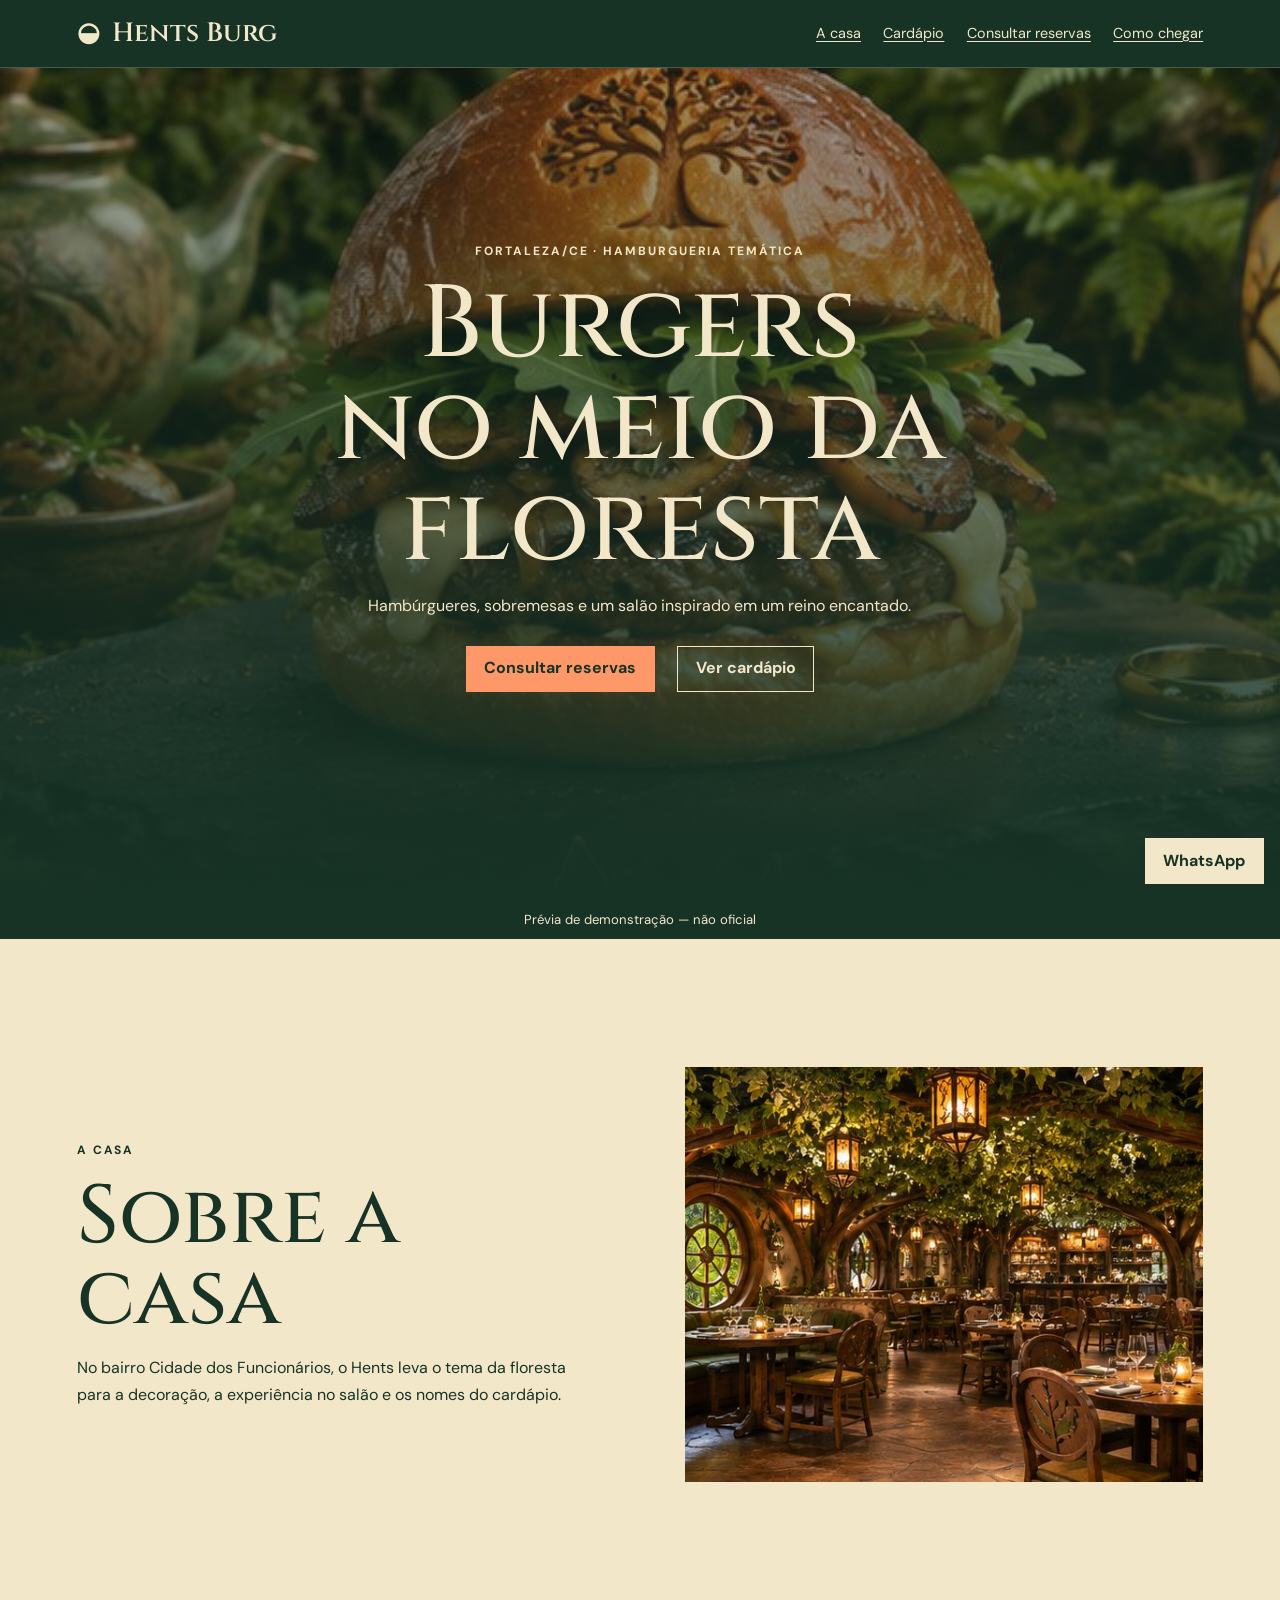
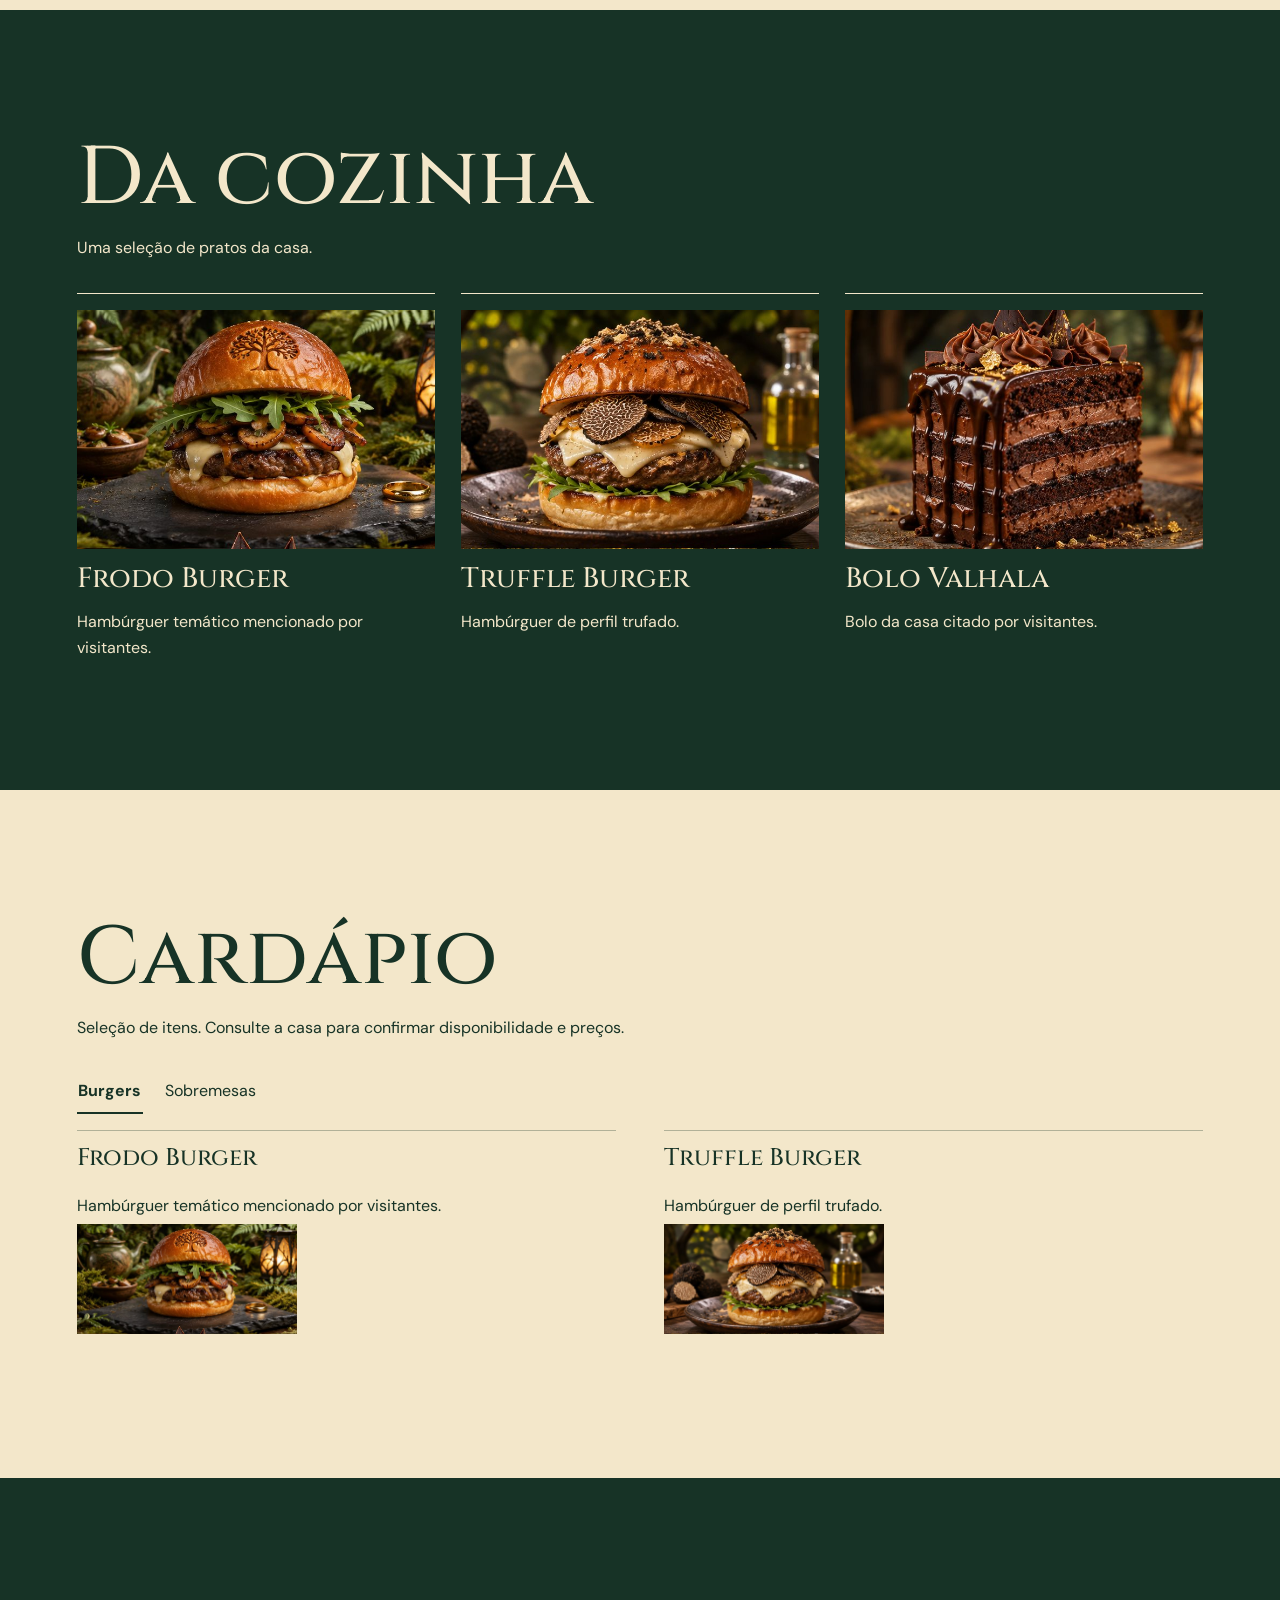
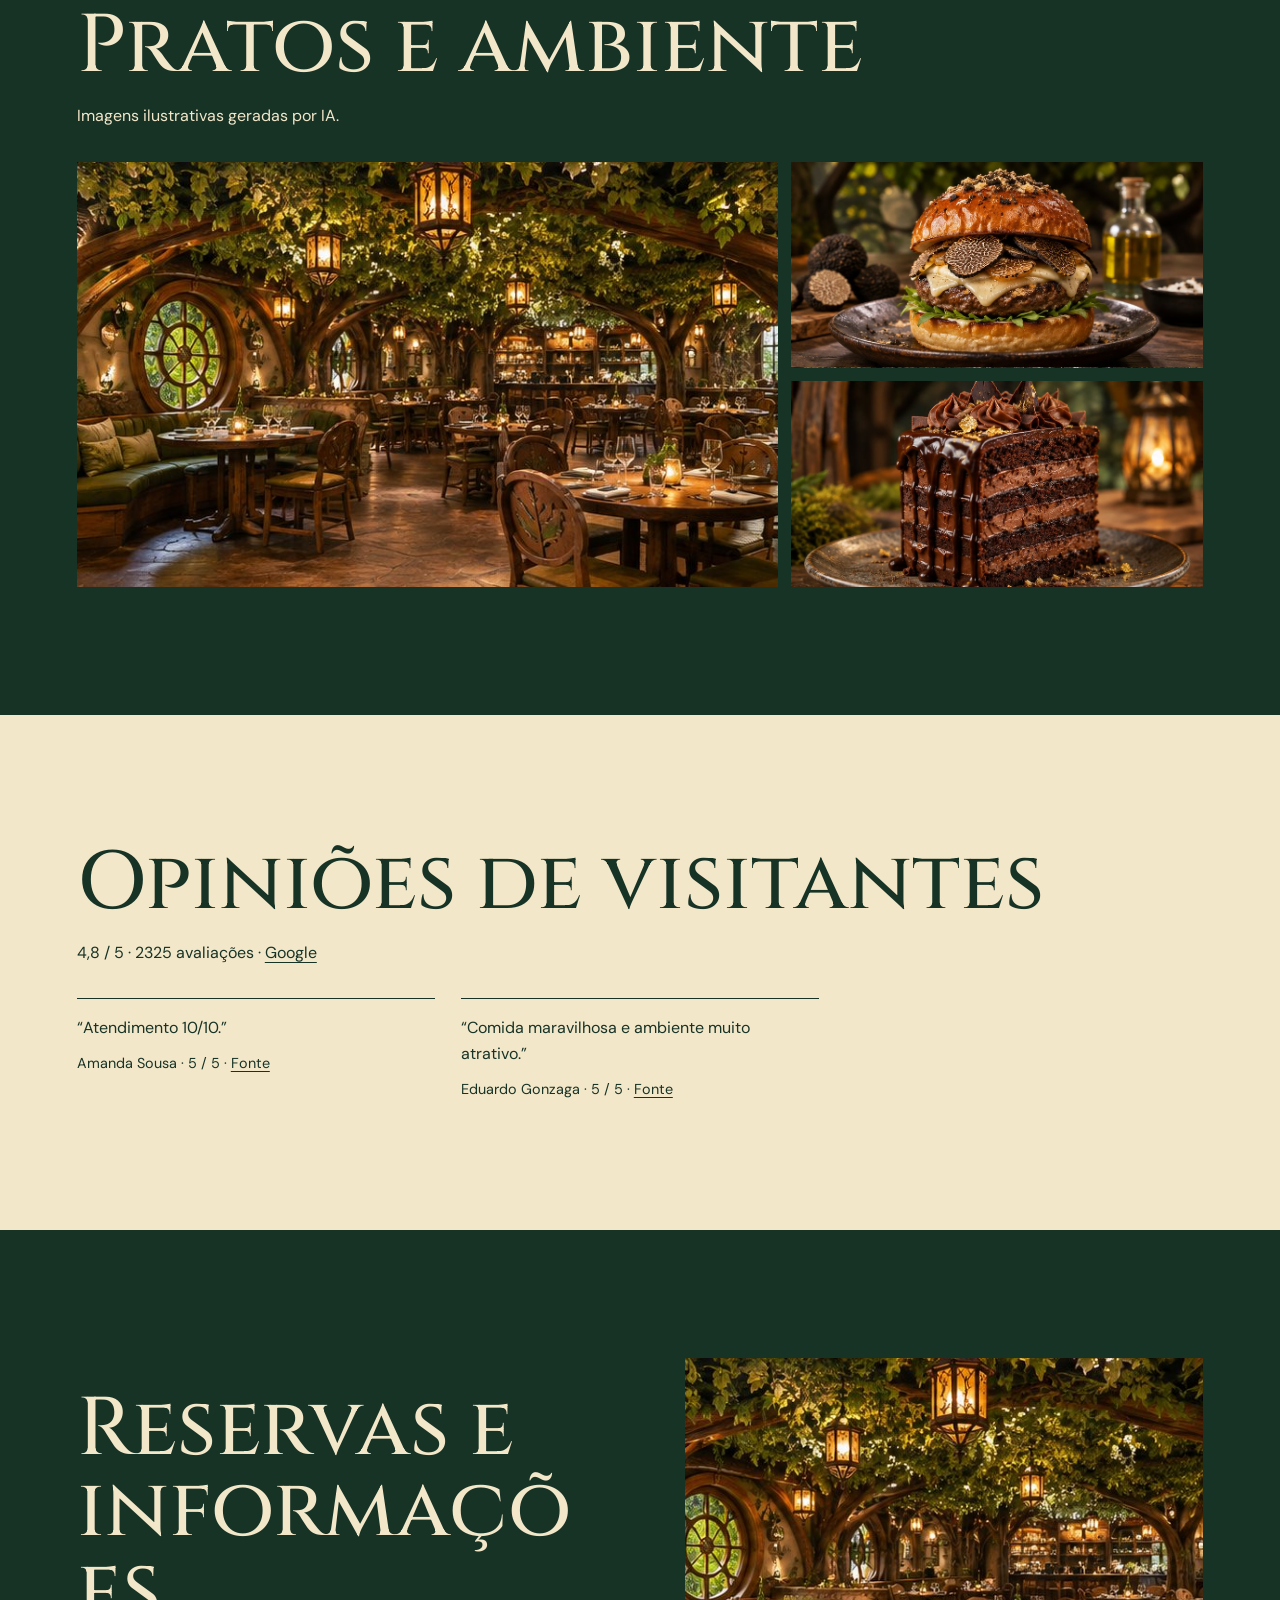
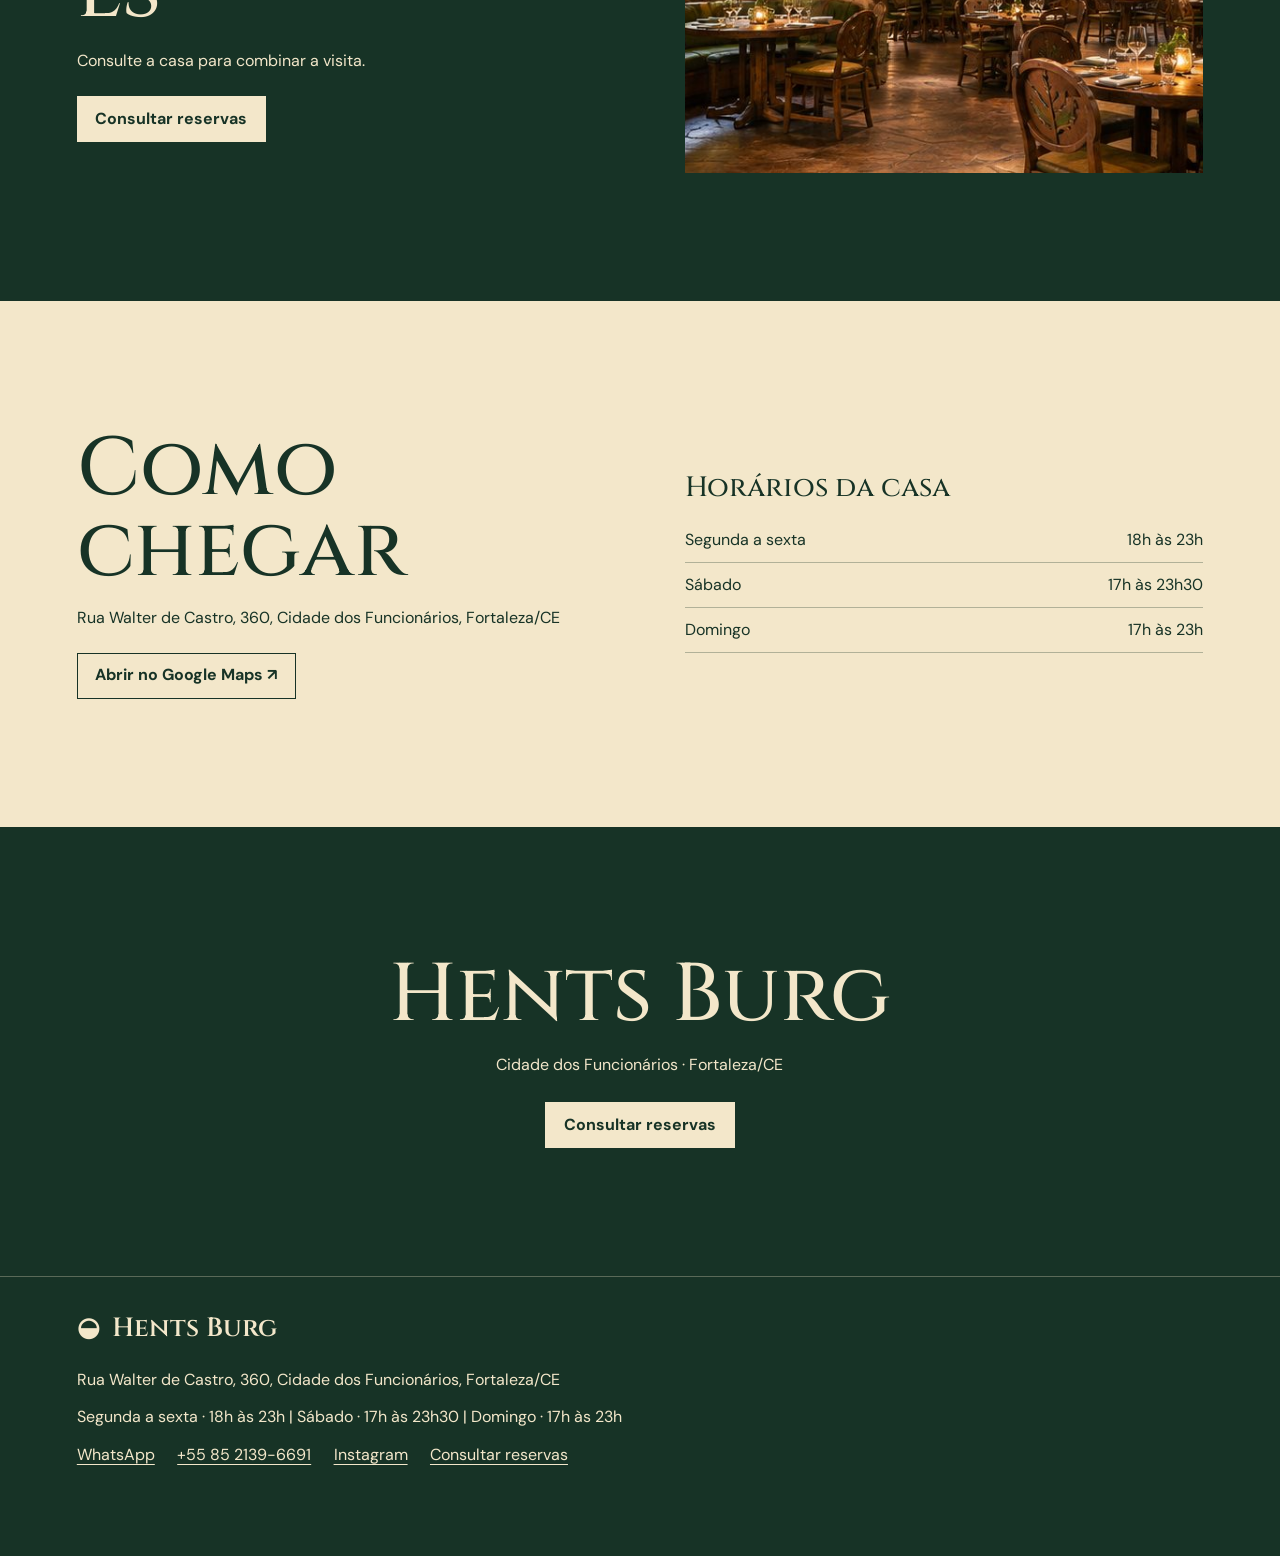
<file: hents-burg/index.html>
<!doctype html>
<html lang="pt-BR">
<head>
  <meta charset="utf-8">
  <meta name="viewport" content="width=device-width, initial-scale=1">
  <title>Hents Burg · Fortaleza/CE</title>
  <link rel="canonical" href="https://khnakamadev.github.io/demos/hents-burg/">
  <meta name="description" content="Prévia de demonstração de Hents Burg. Hambúrgueres, sobremesas e um salão inspirado em um reino encantado.">
  <meta property="og:title" content="Hents Burg · Fortaleza/CE">
  <meta property="og:description" content="Prévia de demonstração de Hents Burg. Hambúrgueres, sobremesas e um salão inspirado em um reino encantado.">
  <meta property="og:type" content="website">
  <meta property="og:locale" content="pt_BR">
  <meta property="og:url" content="https://khnakamadev.github.io/demos/hents-burg/">
  <meta property="og:image" content="https://khnakamadev.github.io/demos/hents-burg/img/prato.jpg">
  <meta property="og:image:alt" content="Imagem ilustrativa de Frodo Burger">
  <meta property="og:image:width" content="887">
  <meta property="og:image:height" content="443">
  <link rel="stylesheet" href="style.css">
  <script>
    document.documentElement.classList.add("js");
    setTimeout(() => document.documentElement.classList.remove("js"), 1600);
  </script>
  <script src="dados.js" defer></script>
  <script src="script.js" defer></script>
</head>
<body>
  <div id="site"></div>
  <p id="fallback" role="status">Para ver o site, abra a página com o JavaScript ativado e confira se o arquivo dados.js está na mesma pasta.</p>
</body>
</html>
</file>
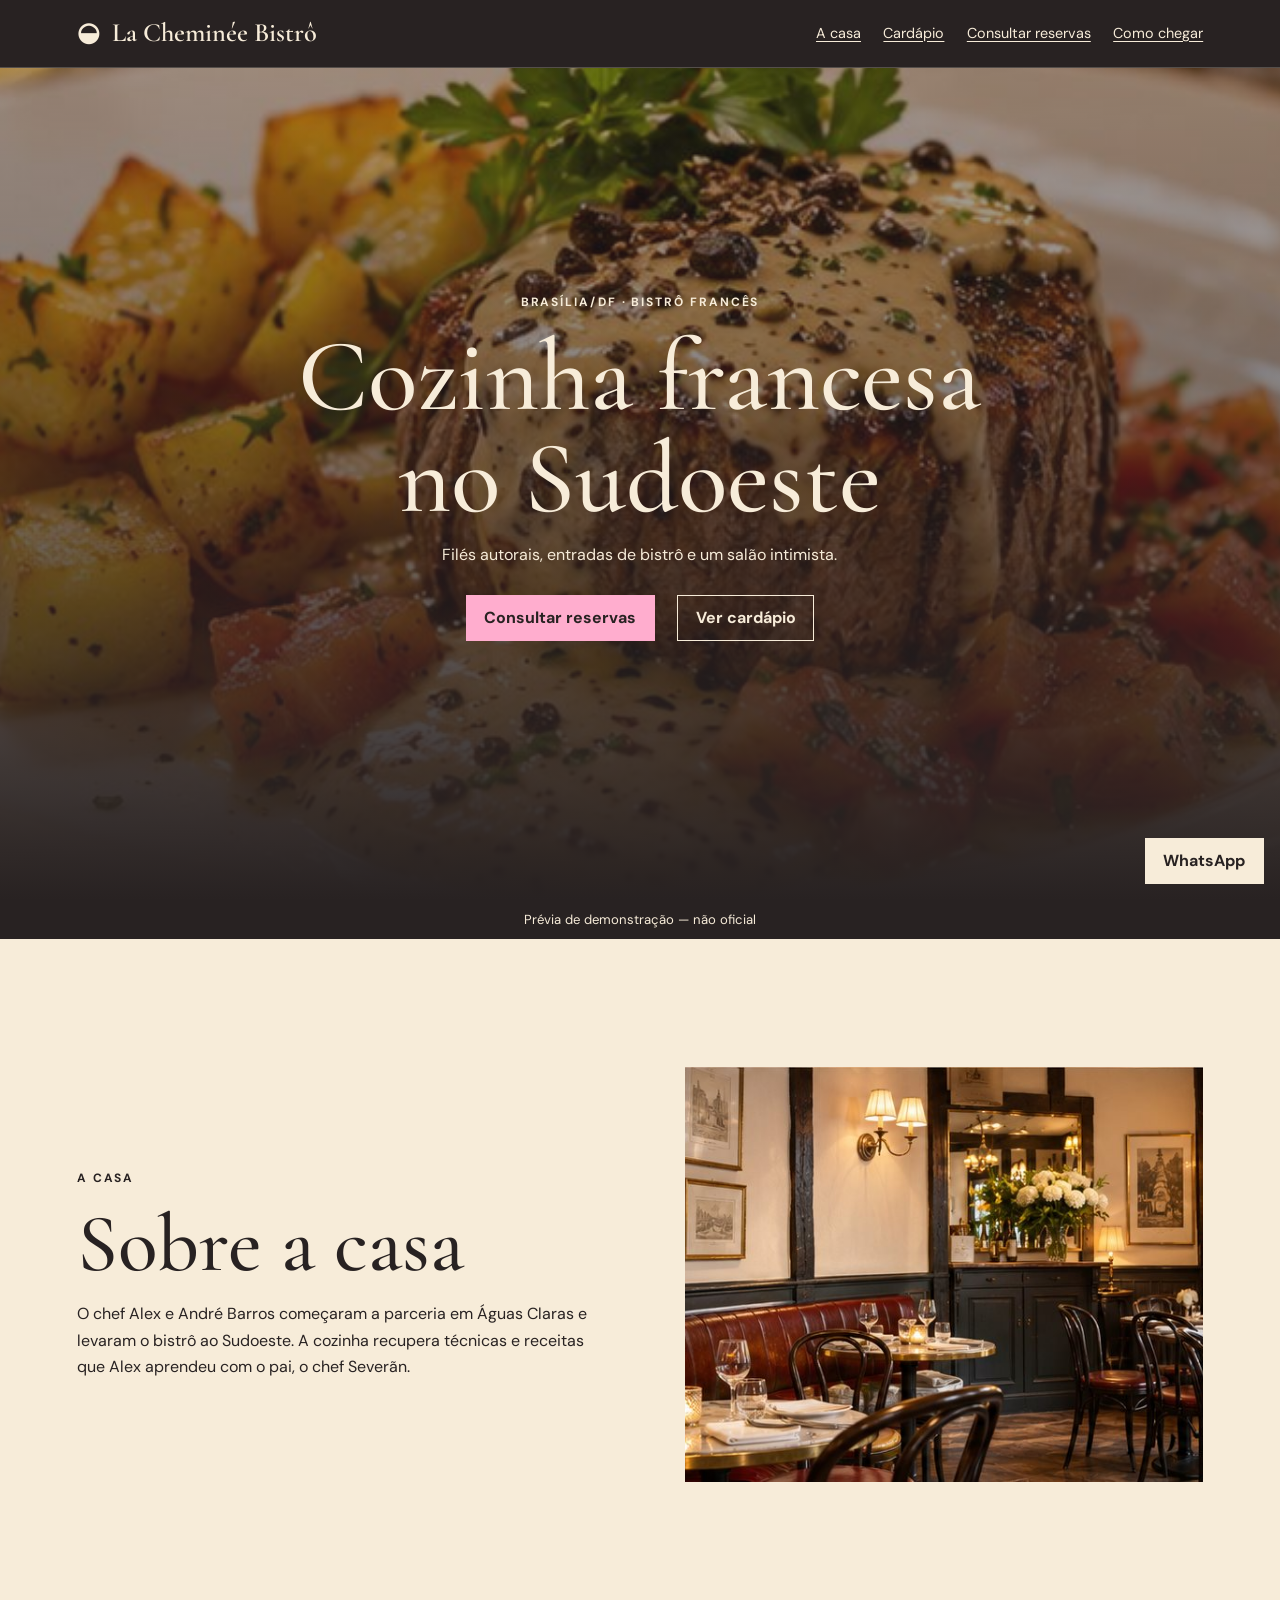
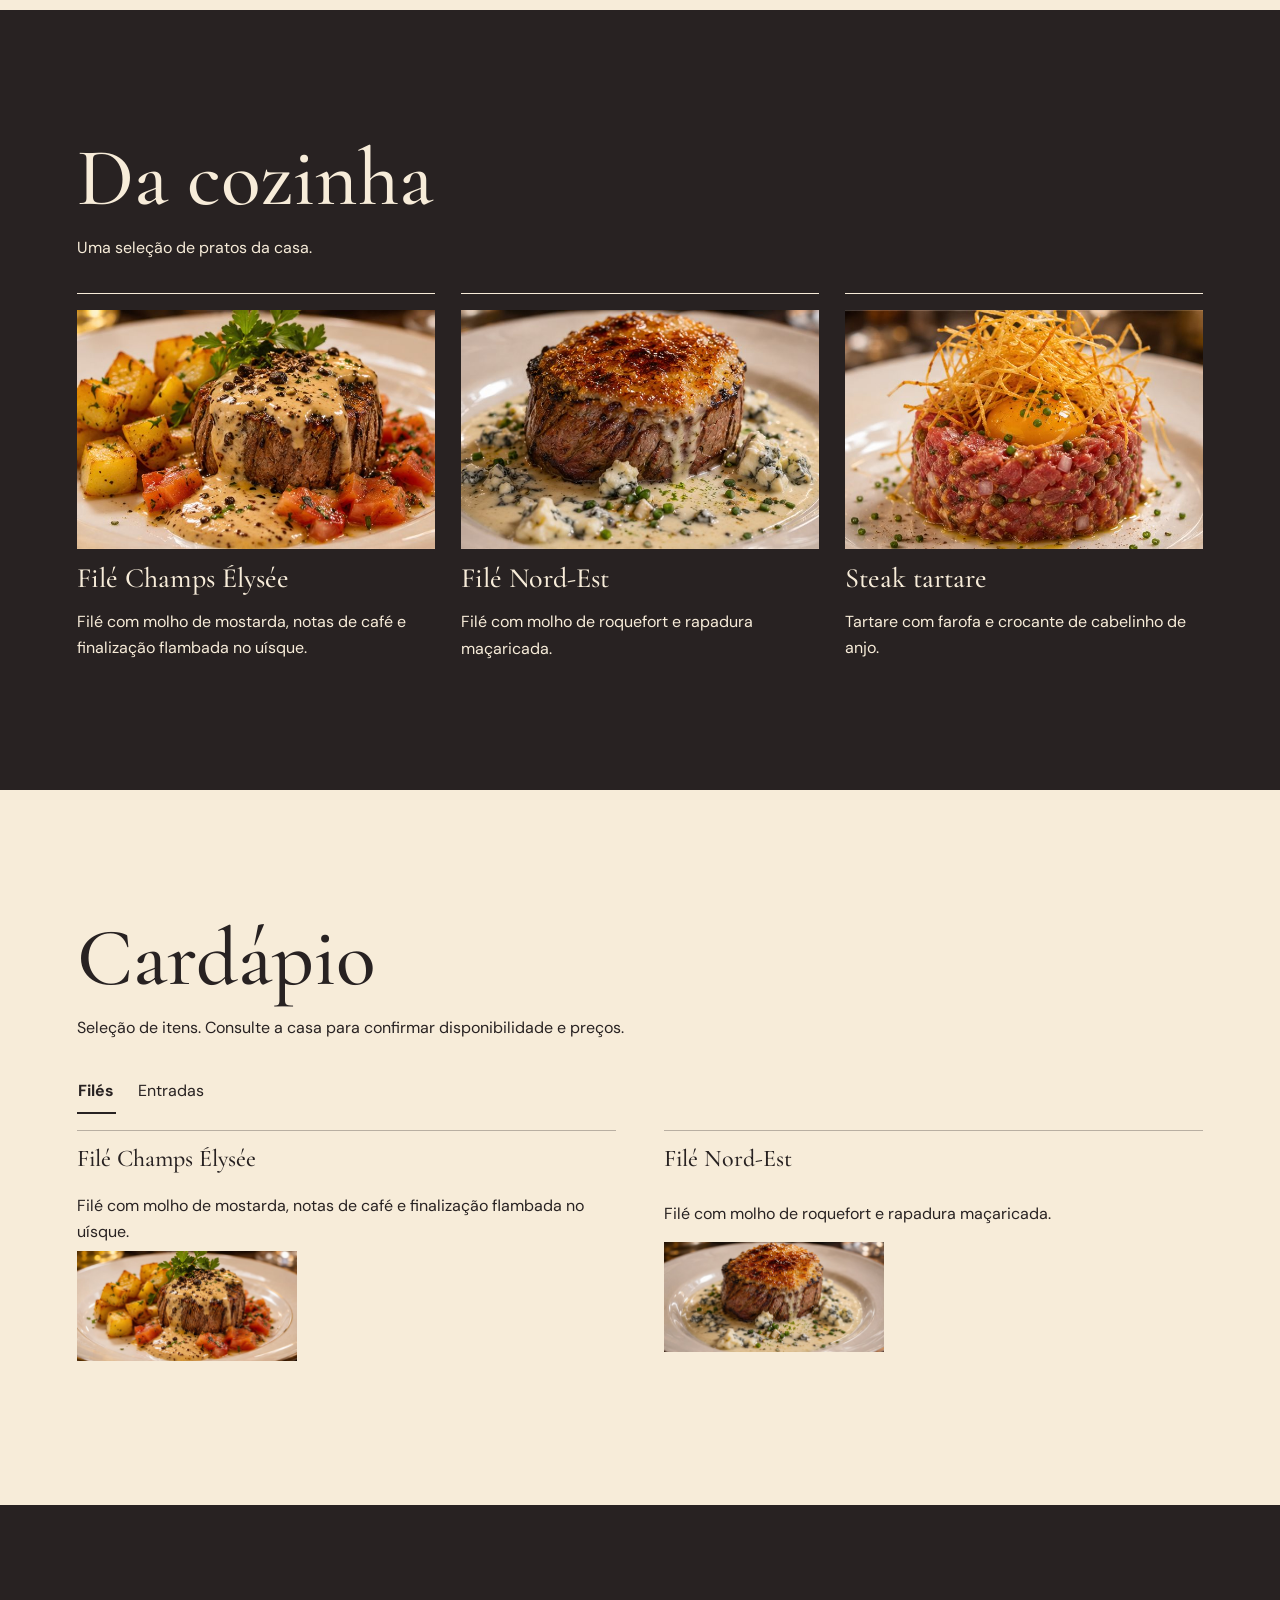
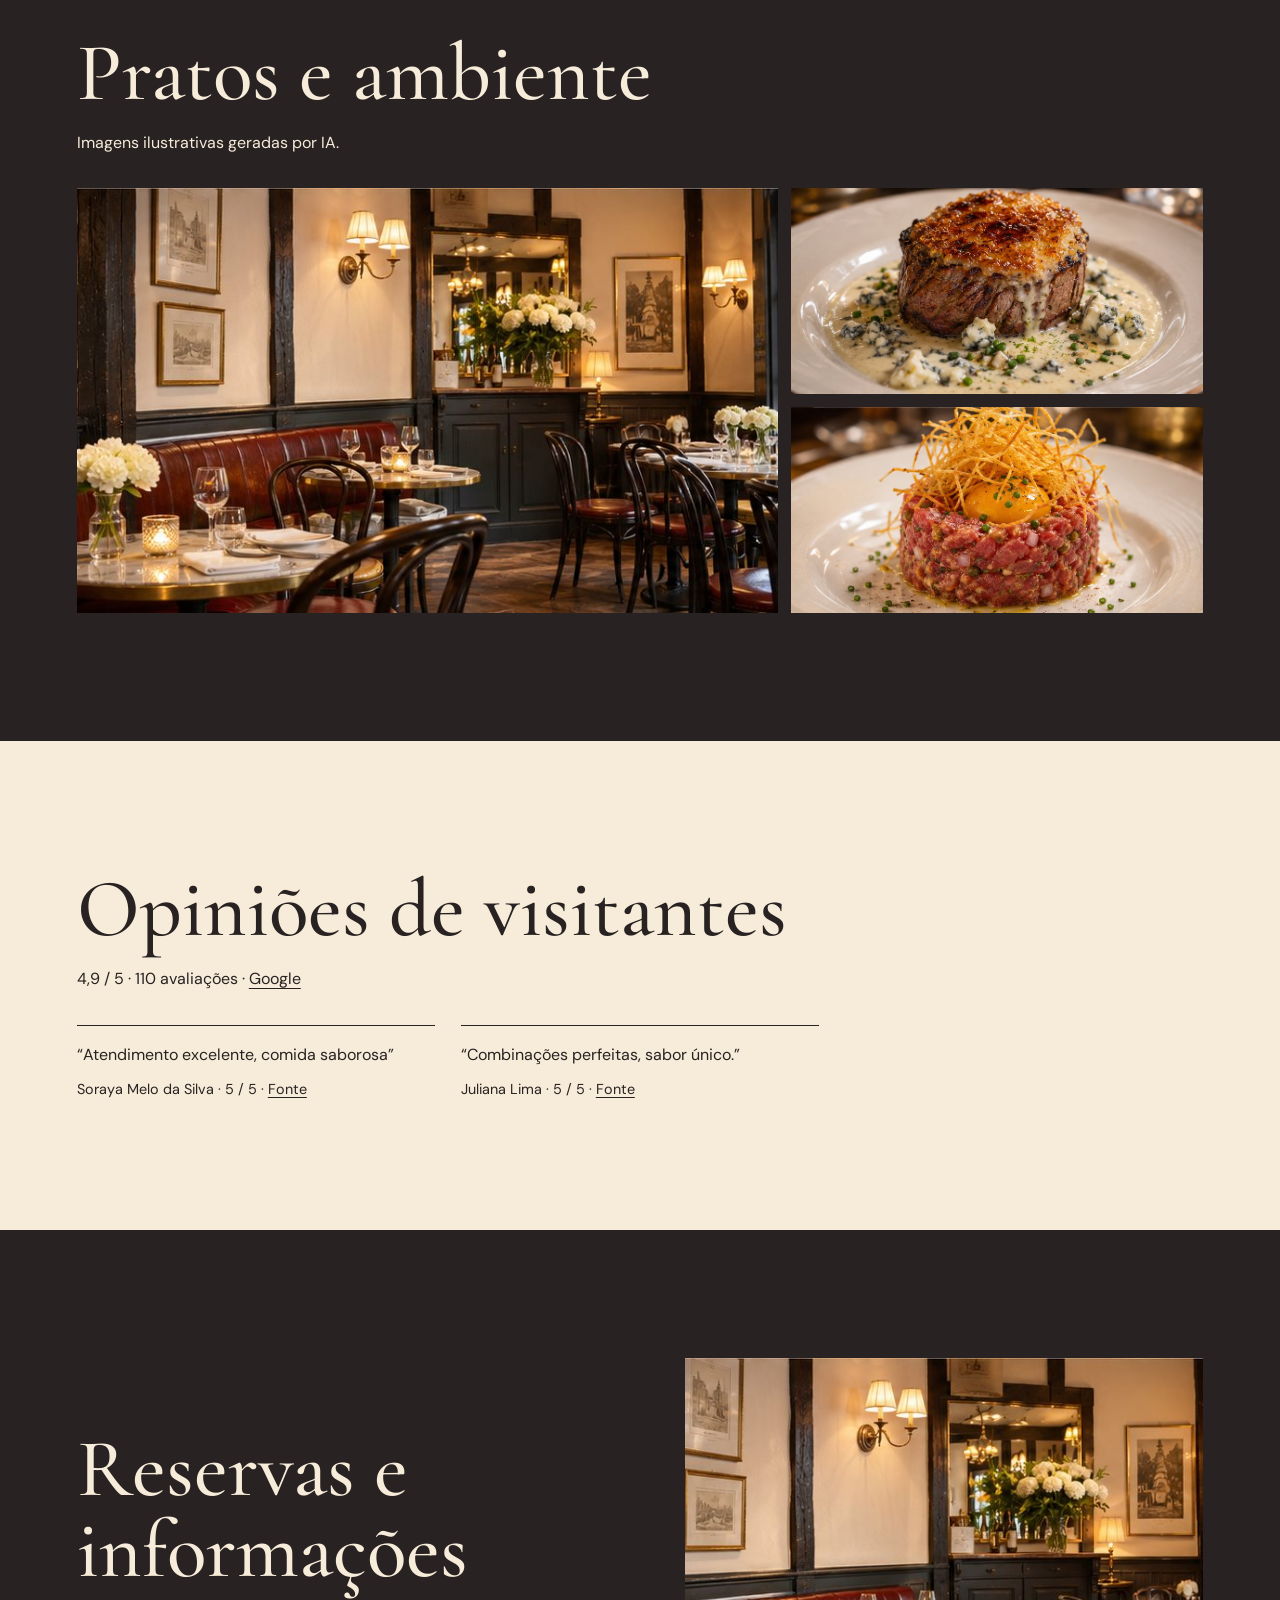
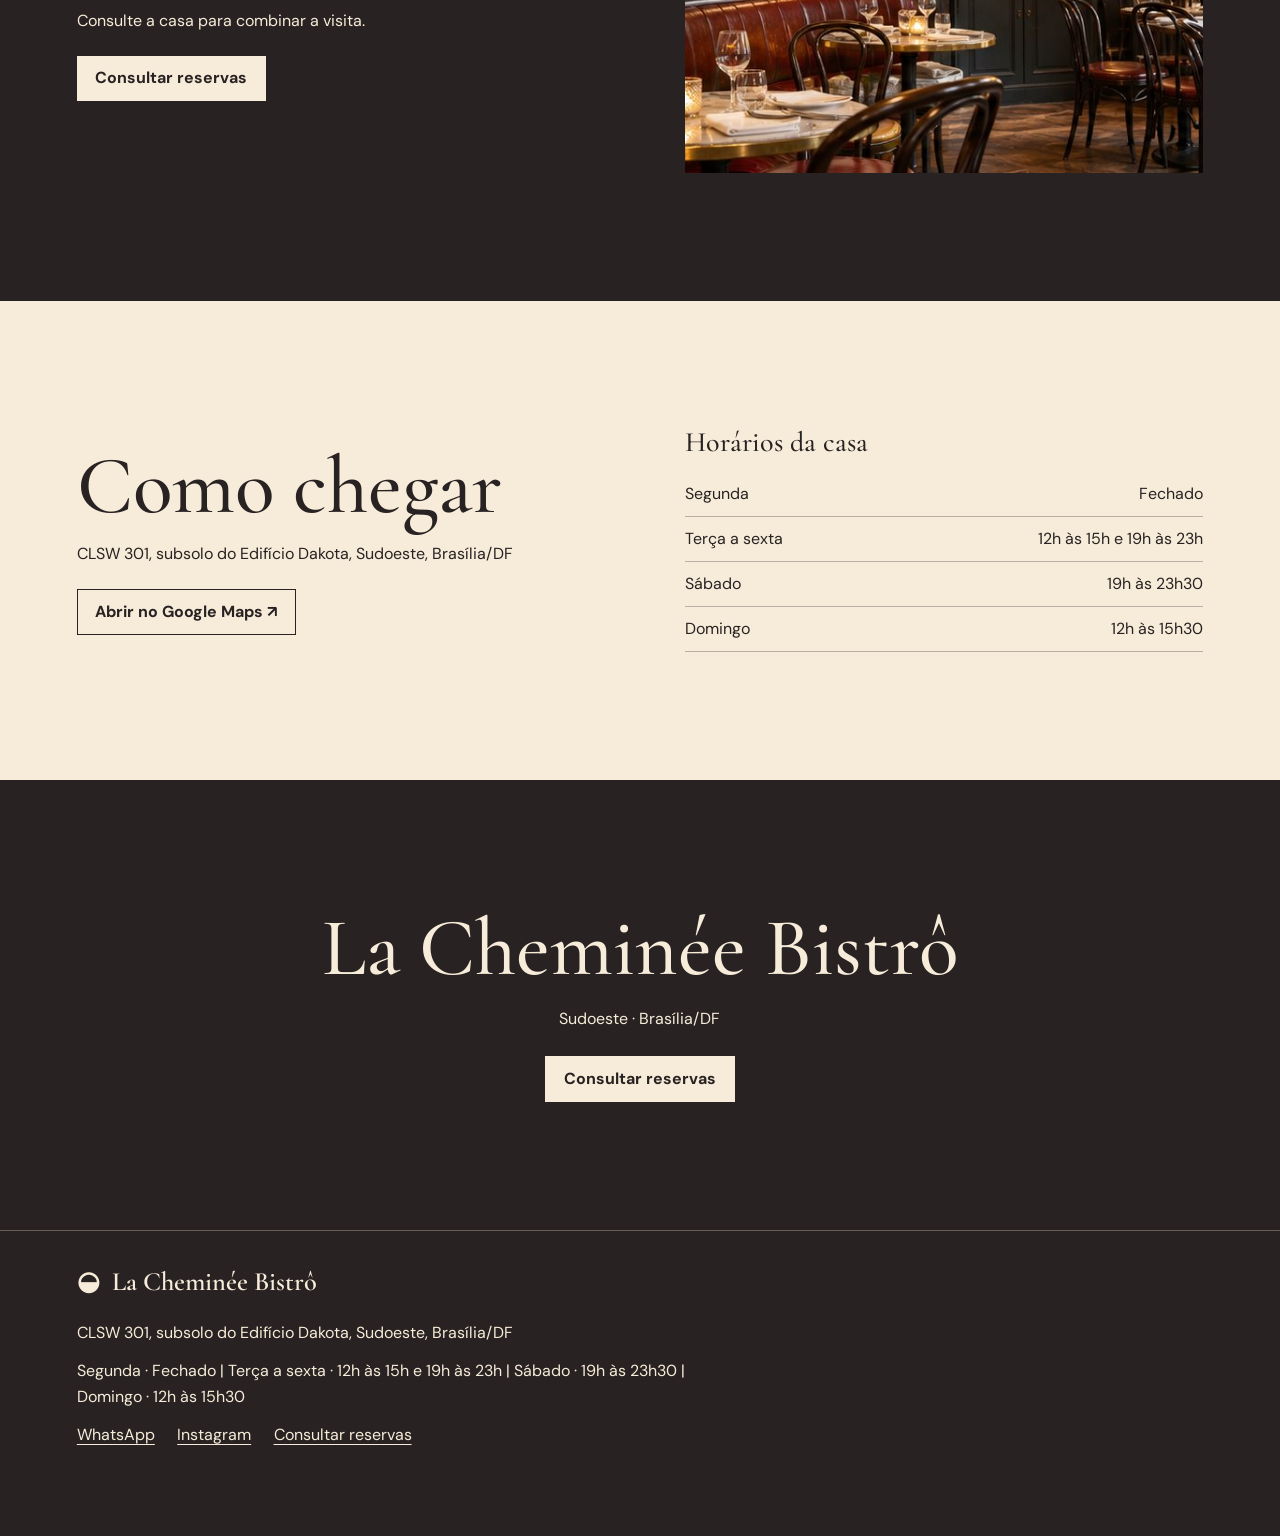
<file: la-cheminee-bistro/index.html>
<!doctype html>
<html lang="pt-BR">
<head>
  <meta charset="utf-8">
  <meta name="viewport" content="width=device-width, initial-scale=1">
  <title>La Cheminée Bistrô · Brasília/DF</title>
  <link rel="canonical" href="https://khnakamadev.github.io/demos/la-cheminee-bistro/">
  <meta name="description" content="Prévia de demonstração de La Cheminée Bistrô. Filés autorais, entradas de bistrô e um salão intimista.">
  <meta property="og:title" content="La Cheminée Bistrô · Brasília/DF">
  <meta property="og:description" content="Prévia de demonstração de La Cheminée Bistrô. Filés autorais, entradas de bistrô e um salão intimista.">
  <meta property="og:type" content="website">
  <meta property="og:locale" content="pt_BR">
  <meta property="og:url" content="https://khnakamadev.github.io/demos/la-cheminee-bistro/">
  <meta property="og:image" content="https://khnakamadev.github.io/demos/la-cheminee-bistro/img/prato.jpg">
  <meta property="og:image:alt" content="Imagem ilustrativa de Filé Champs Élysée">
  <meta property="og:image:width" content="887">
  <meta property="og:image:height" content="443">
  <link rel="stylesheet" href="style.css">
  <script>
    document.documentElement.classList.add("js");
    setTimeout(() => document.documentElement.classList.remove("js"), 1600);
  </script>
  <script src="dados.js" defer></script>
  <script src="script.js" defer></script>
</head>
<body>
  <div id="site"></div>
  <p id="fallback" role="status">Para ver o site, abra a página com o JavaScript ativado e confira se o arquivo dados.js está na mesma pasta.</p>
</body>
</html>
</file>
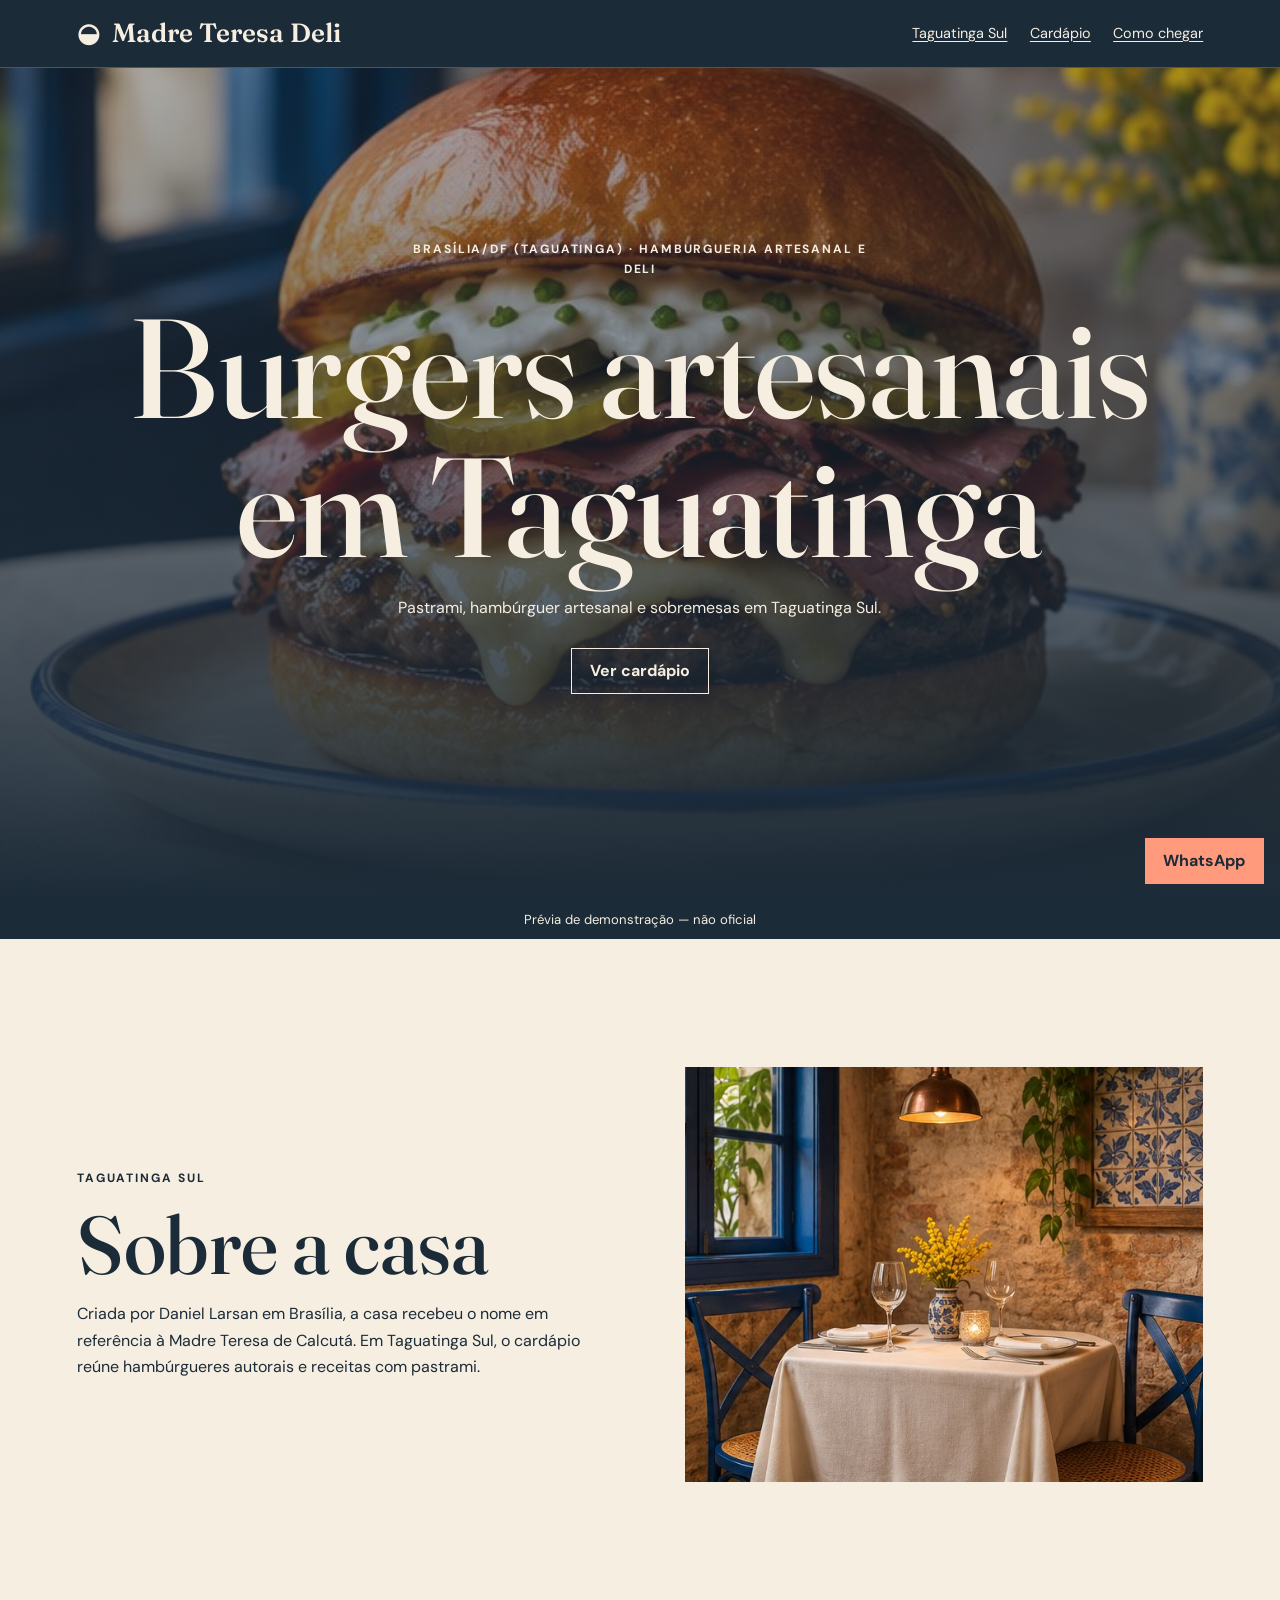
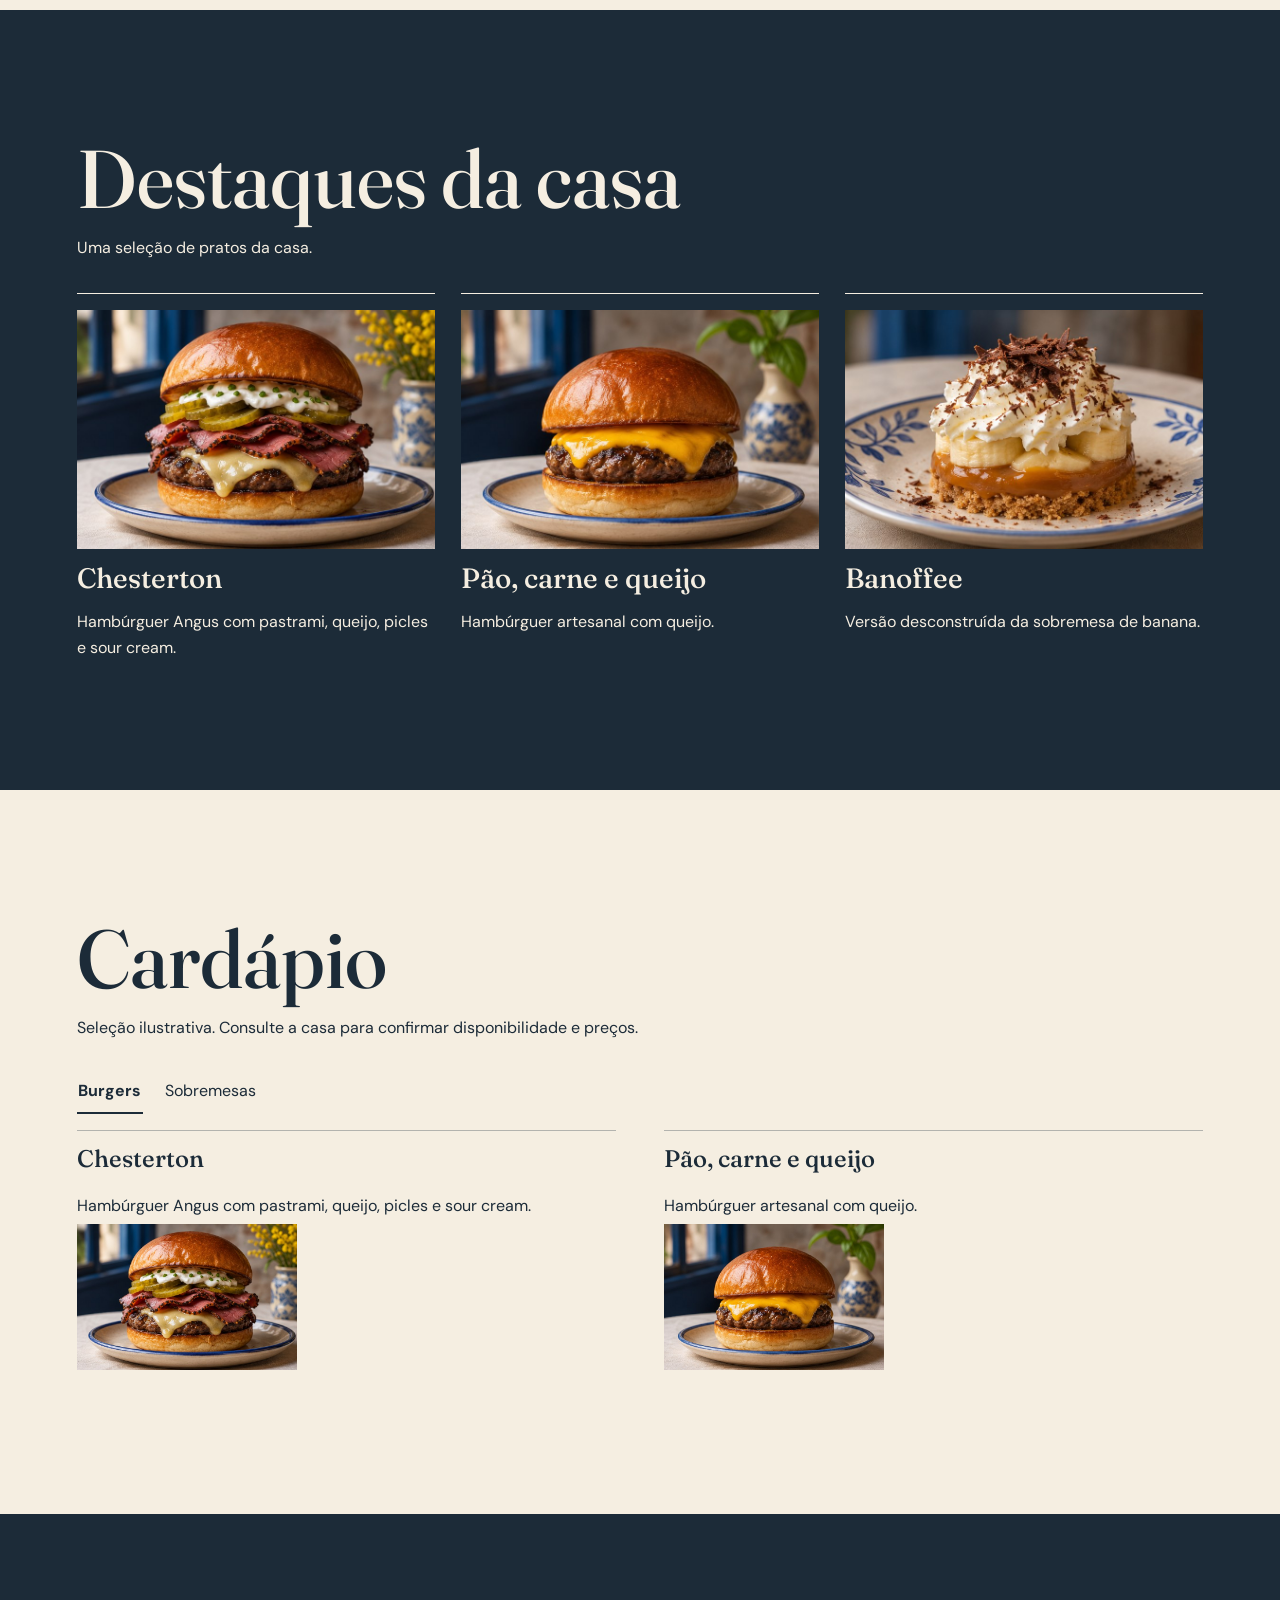
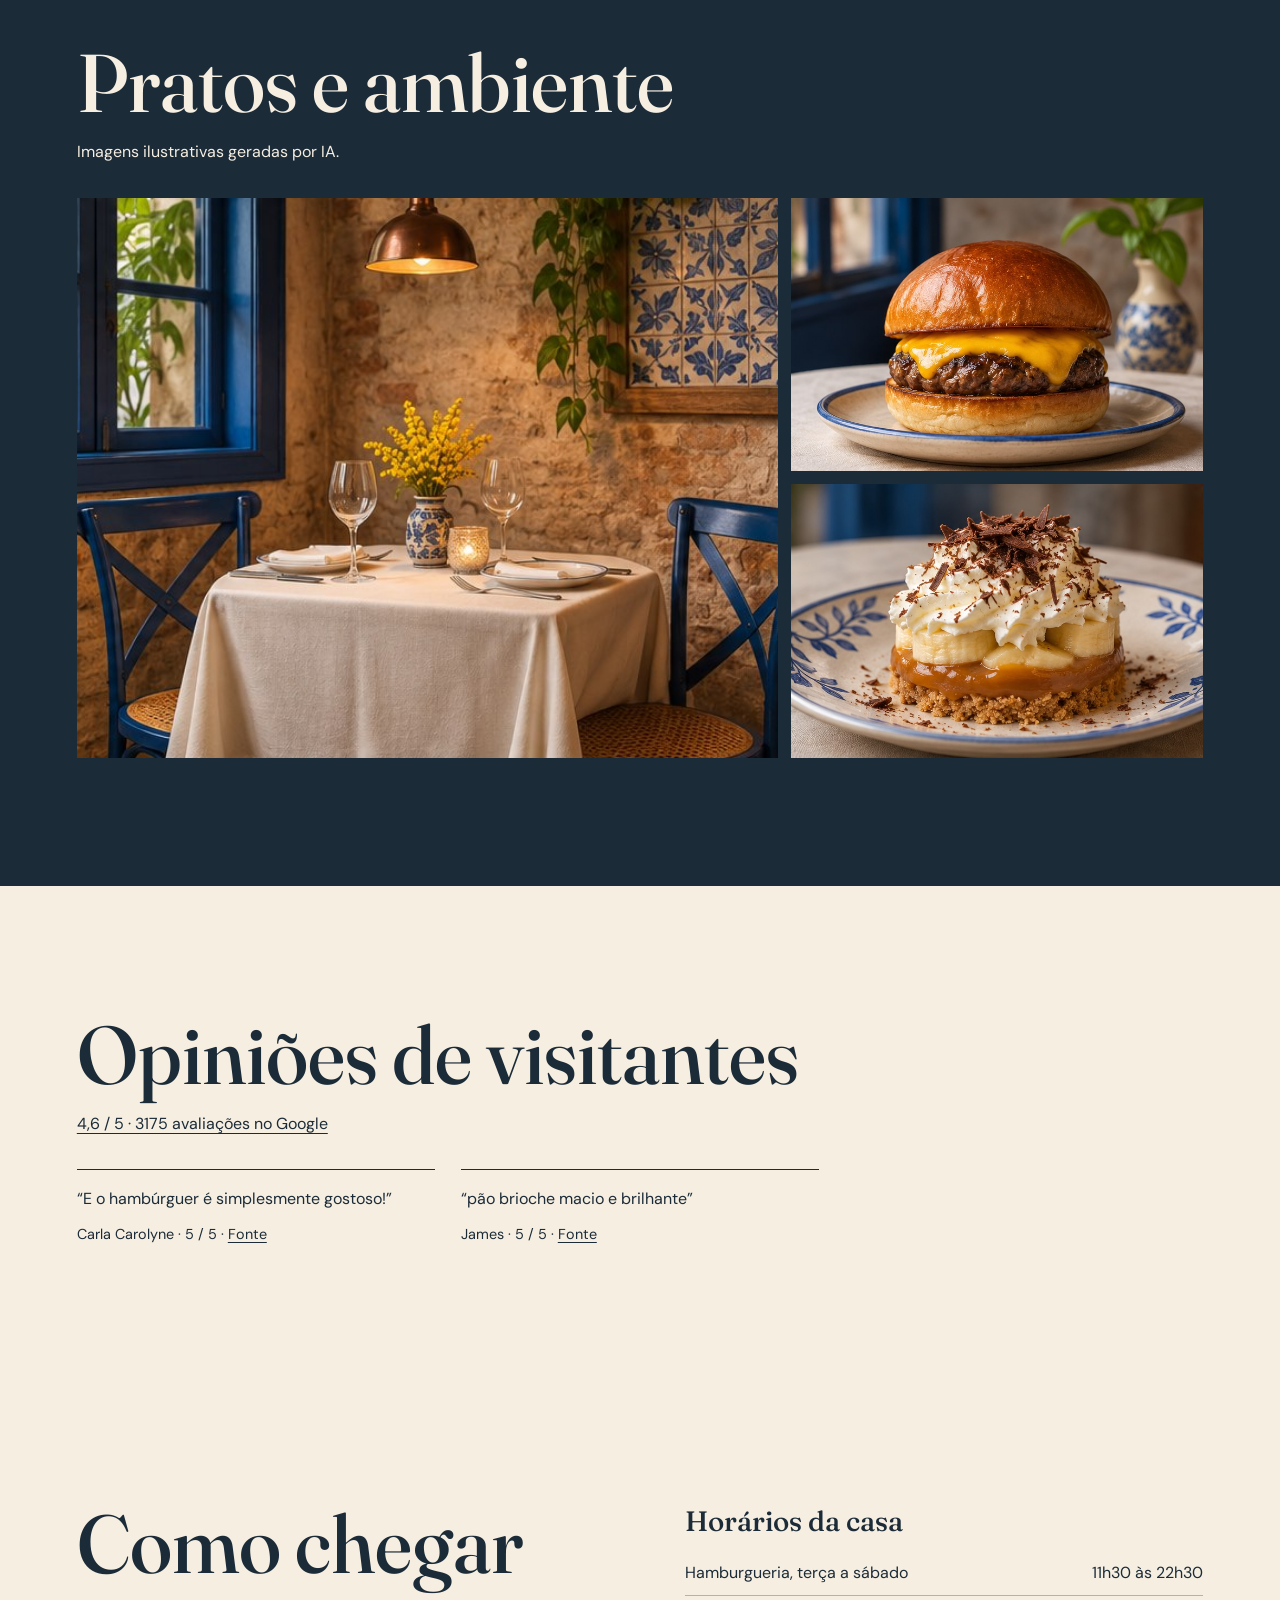
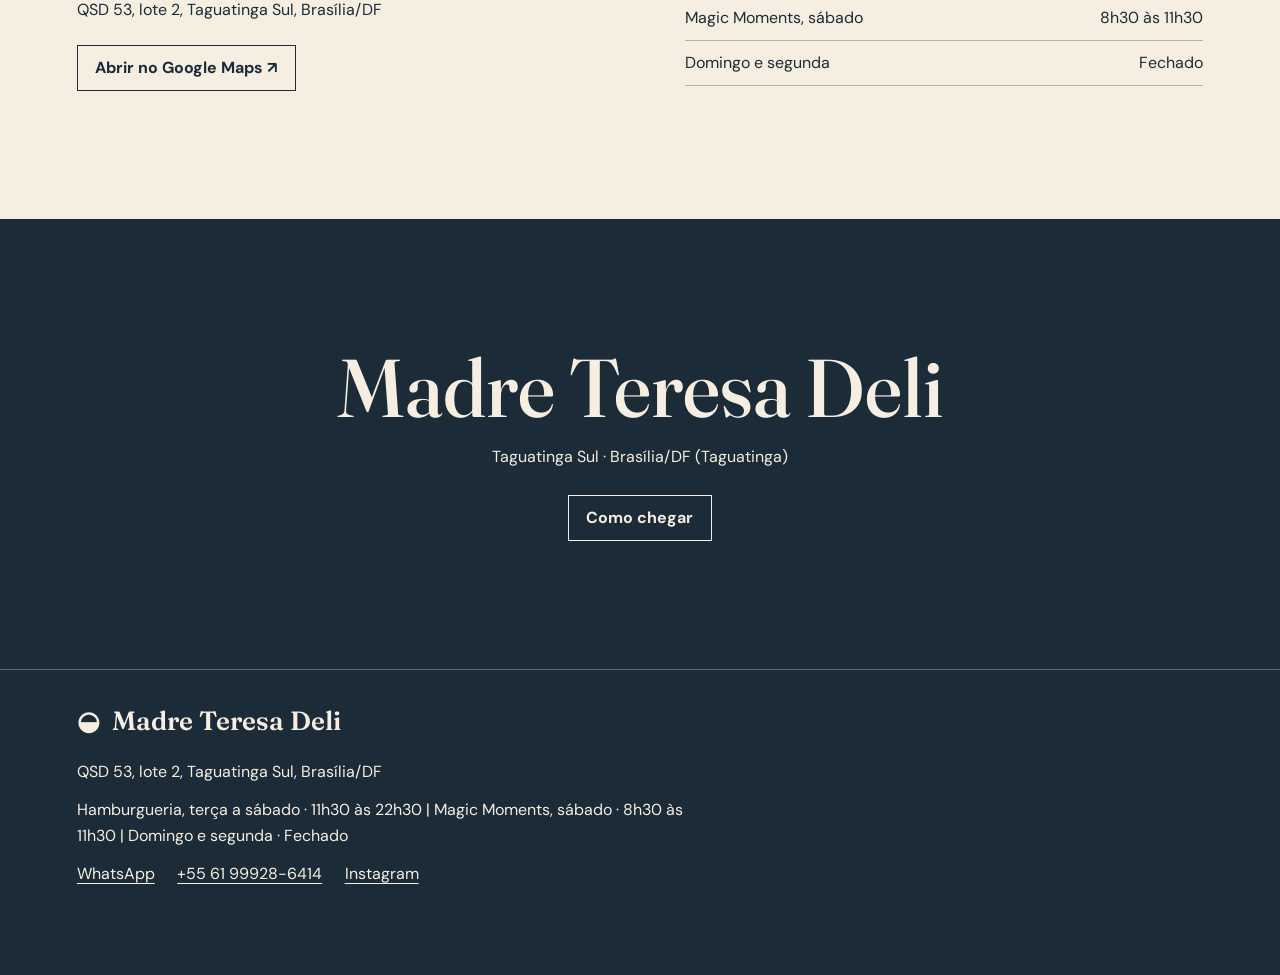
<file: madre-teresa-deli/index.html>
<!doctype html>
<html lang="pt-BR">
<head>
  <meta charset="utf-8">
  <meta name="viewport" content="width=device-width, initial-scale=1">
  <title>Madre Teresa Deli | Brasília/DF (Taguatinga)</title>
  <meta name="description" content="Prévia de demonstração de Madre Teresa Deli. Pastrami, hambúrguer artesanal e sobremesas em Taguatinga Sul.">
  <meta property="og:title" content="Madre Teresa Deli | Brasília/DF (Taguatinga)">
  <meta property="og:description" content="Prévia de demonstração de Madre Teresa Deli. Pastrami, hambúrguer artesanal e sobremesas em Taguatinga Sul.">
  <meta property="og:type" content="website">
  <meta property="og:locale" content="pt_BR">
  <meta property="og:image" content="https://khnakamadev.github.io/demos/madre-teresa-deli/img/prato.jpg">
  <meta property="og:image:alt" content="Imagem ilustrativa de Chesterton">
  <meta property="og:url" content="https://khnakamadev.github.io/demos/madre-teresa-deli/">
  <link rel="canonical" href="https://khnakamadev.github.io/demos/madre-teresa-deli/">
  <link rel="stylesheet" href="style.css">
  <script>
    document.documentElement.classList.add("js");
    setTimeout(() => document.documentElement.classList.remove("js"), 1600);
  </script>
  <script src="dados.js" defer></script>
  <script src="script.js" defer></script>
</head>
<body>
  <div id="site"></div>
  <p id="fallback" role="status">Para ver o site, abra a página com o JavaScript ativado e confira se o arquivo dados.js está na mesma pasta.</p>
</body>
</html>
</file>
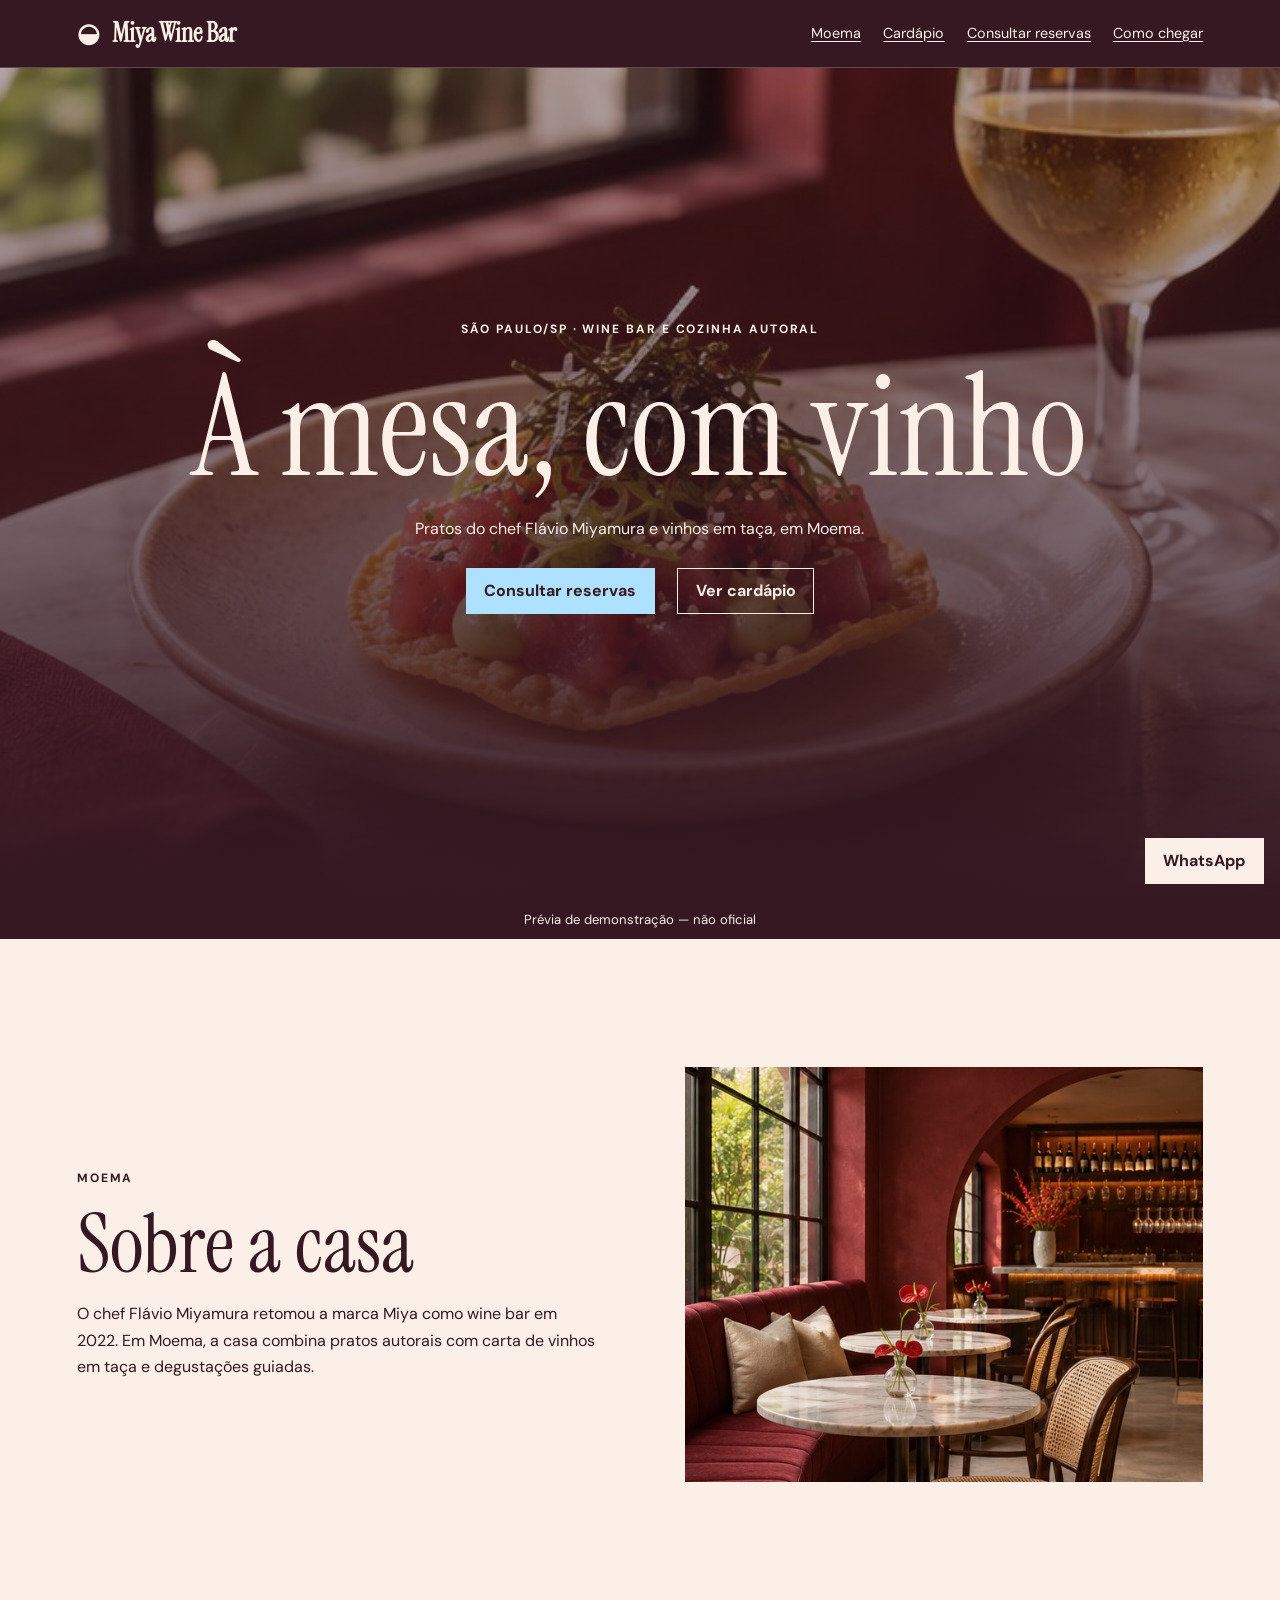
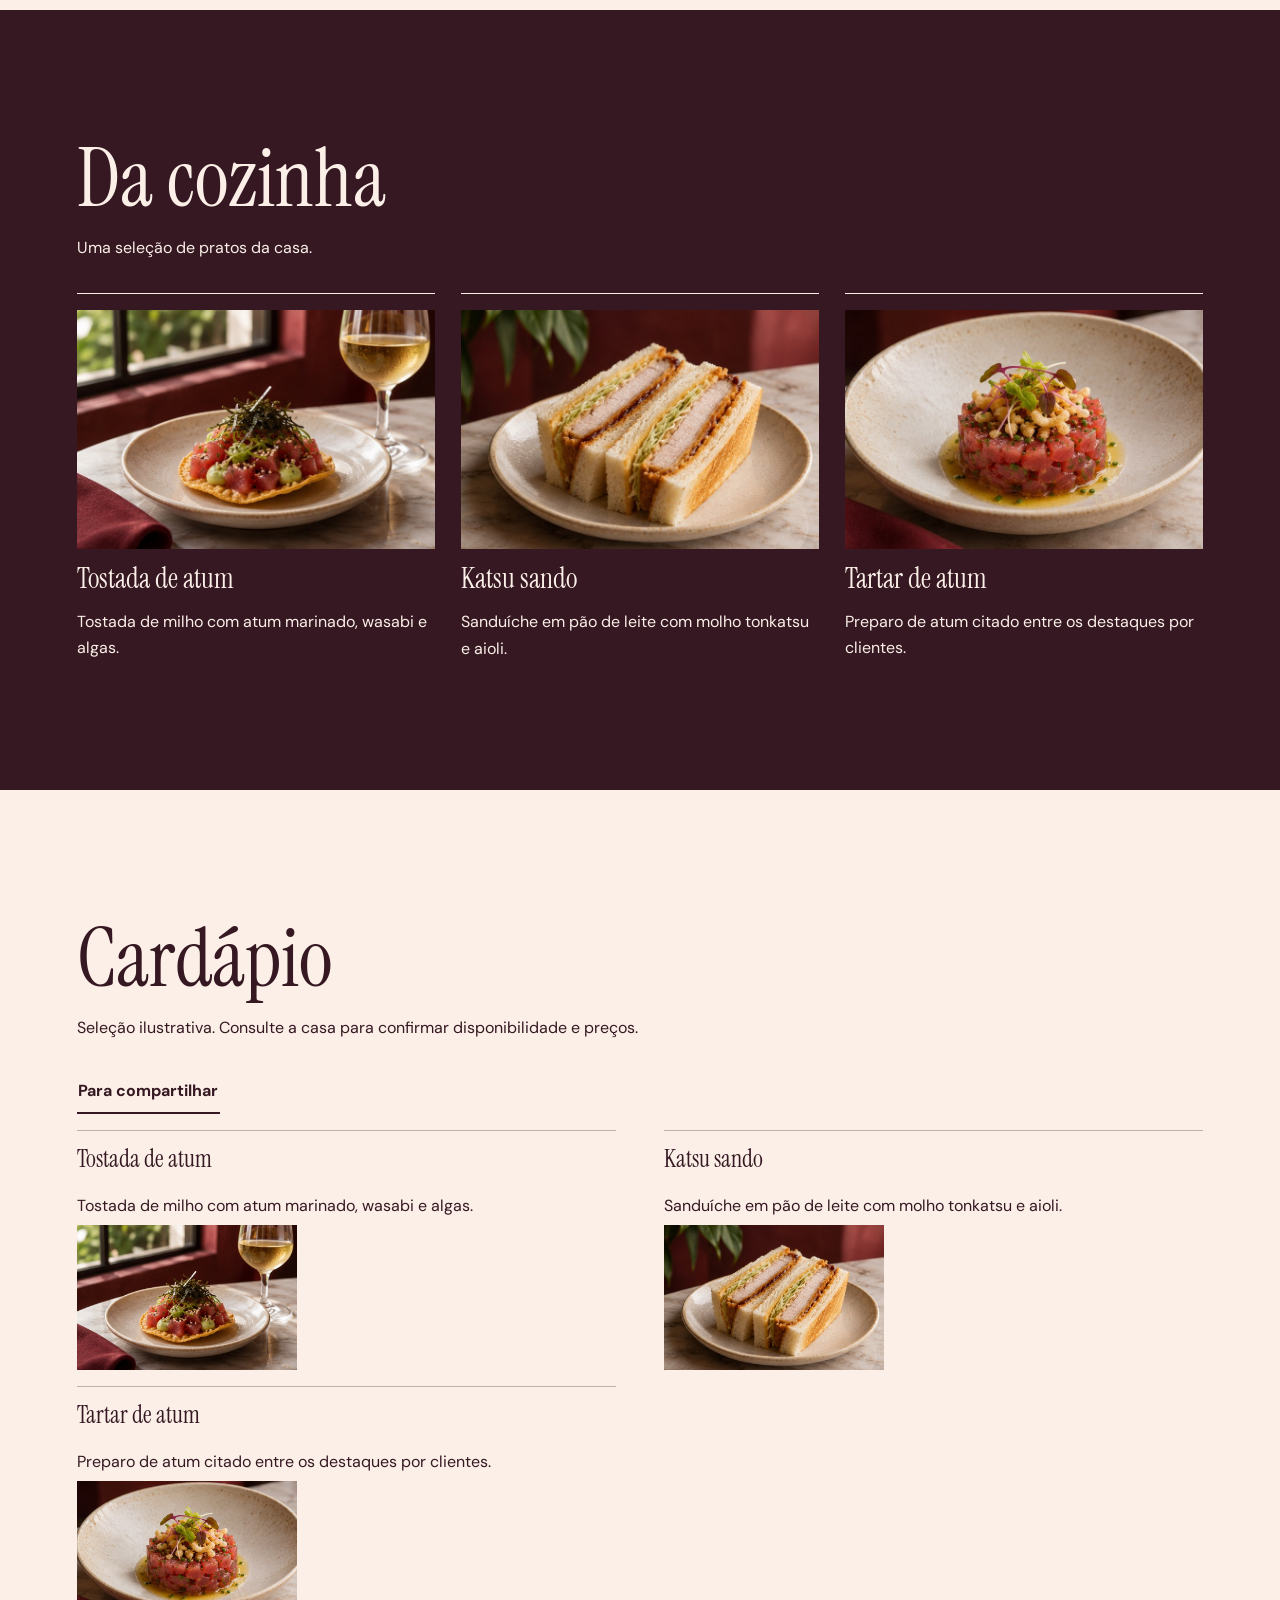
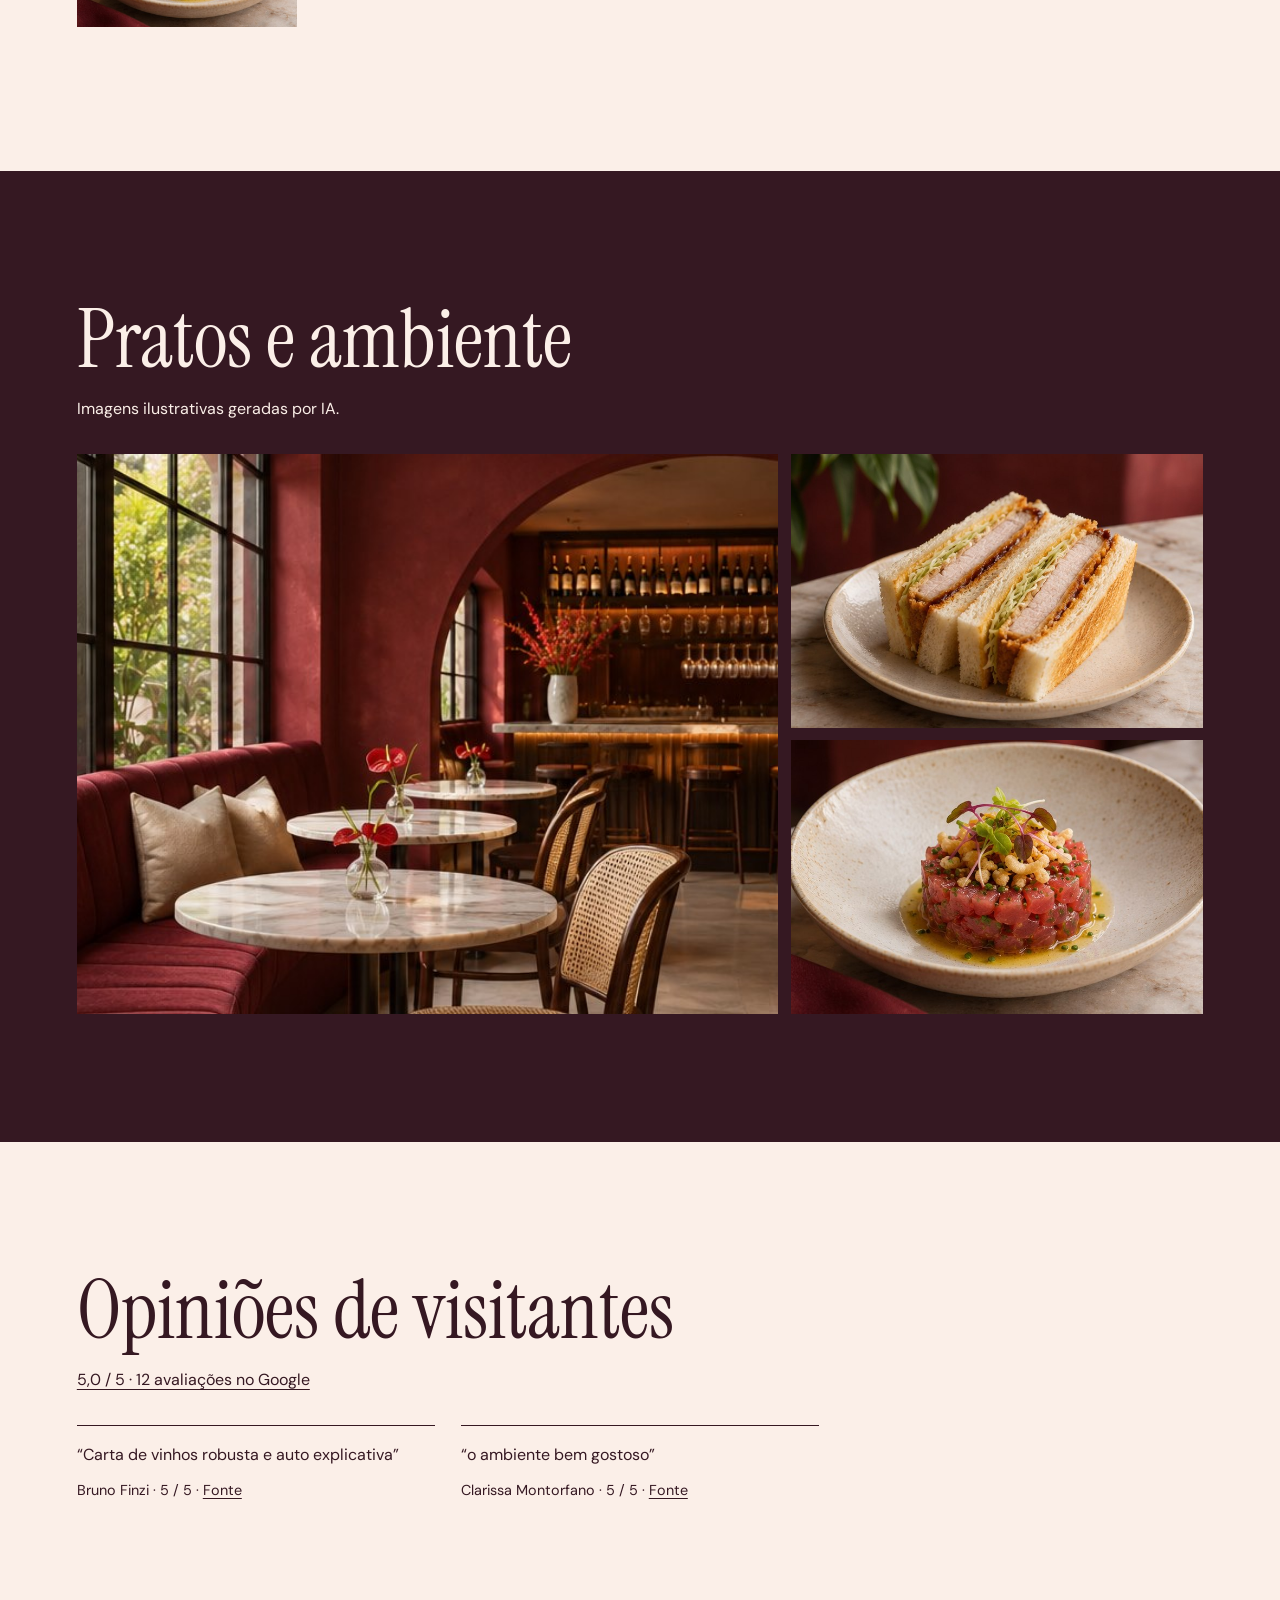
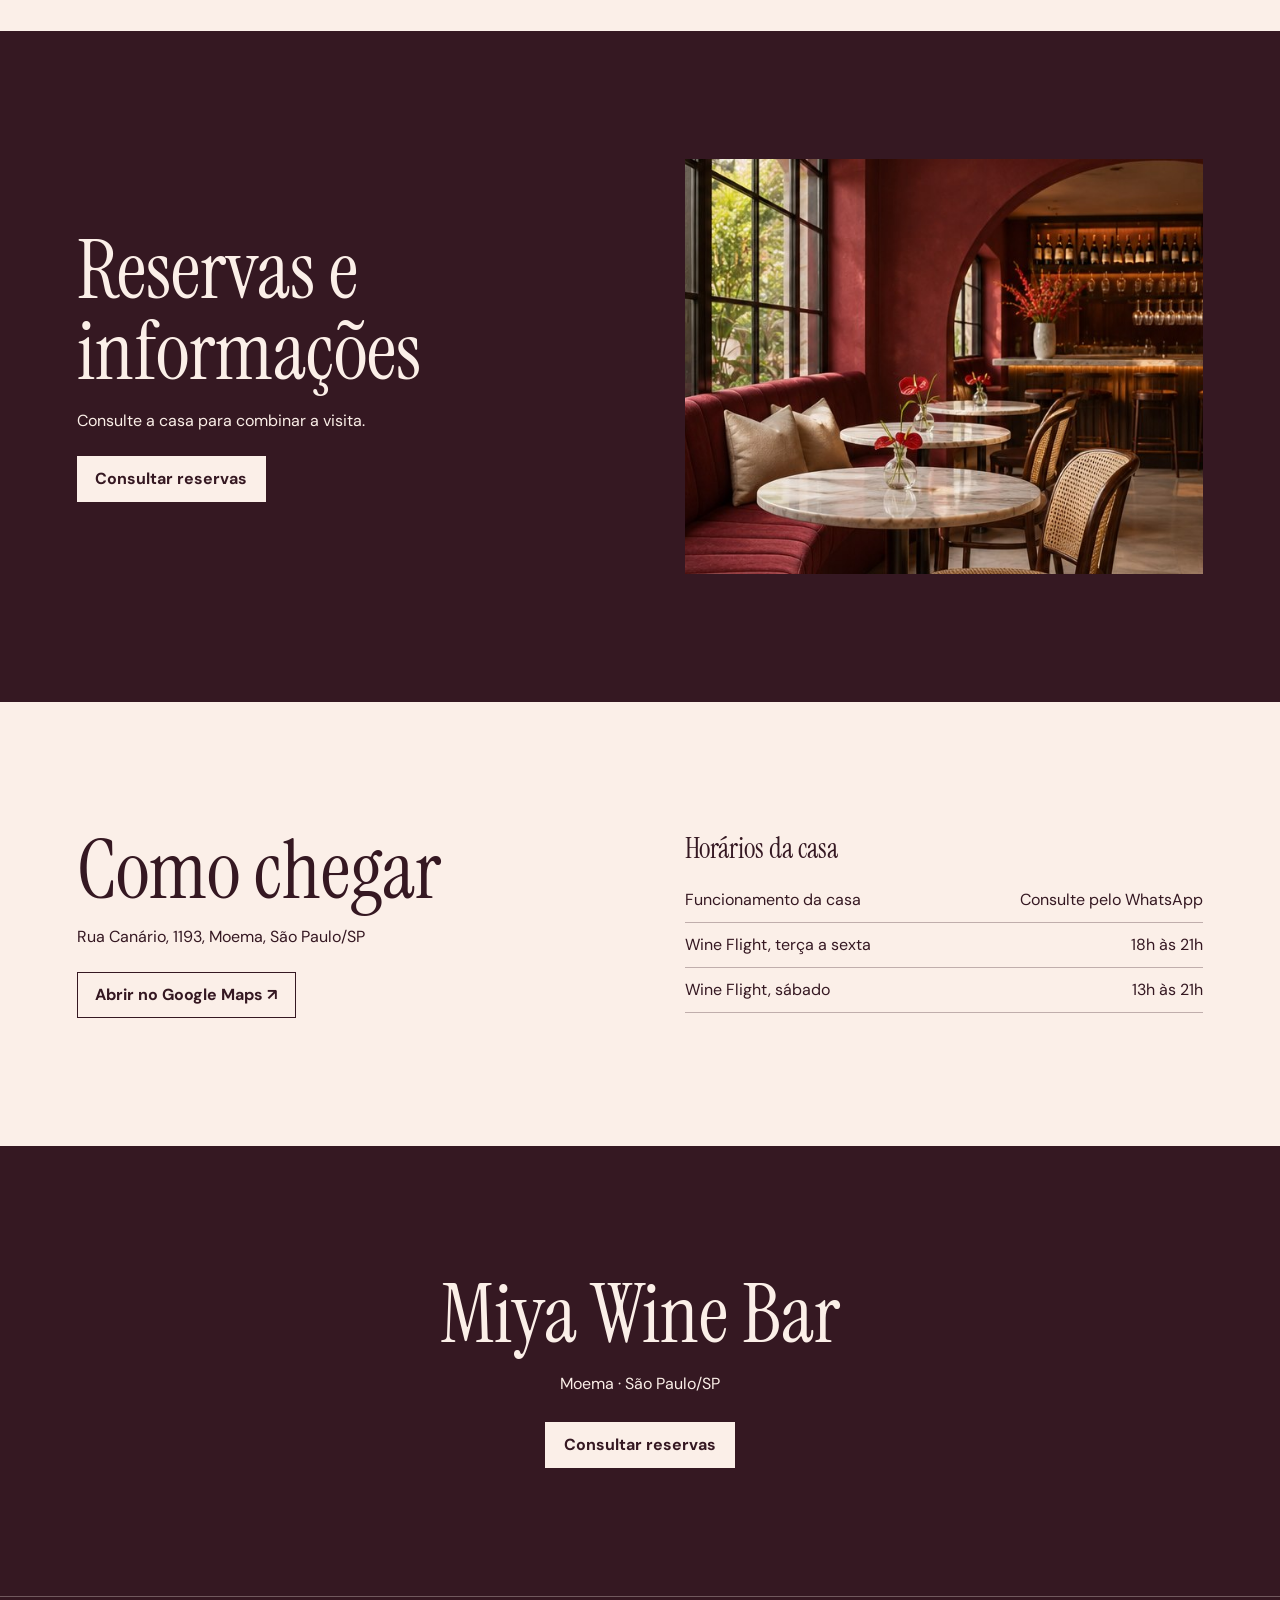
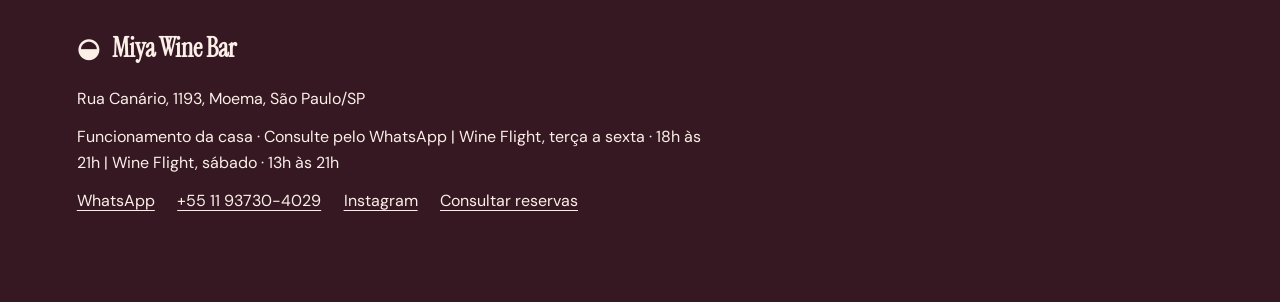
<file: miya-wine-bar/index.html>
<!doctype html>
<html lang="pt-BR">
<head>
  <meta charset="utf-8">
  <meta name="viewport" content="width=device-width, initial-scale=1">
  <title>Miya Wine Bar | São Paulo/SP</title>
  <meta name="description" content="Prévia de demonstração de Miya Wine Bar. Pratos do chef Flávio Miyamura e vinhos em taça, em Moema.">
  <meta property="og:title" content="Miya Wine Bar | São Paulo/SP">
  <meta property="og:description" content="Prévia de demonstração de Miya Wine Bar. Pratos do chef Flávio Miyamura e vinhos em taça, em Moema.">
  <meta property="og:type" content="website">
  <meta property="og:locale" content="pt_BR">
  <meta property="og:image" content="https://khnakamadev.github.io/demos/miya-wine-bar/img/prato.jpg">
  <meta property="og:image:alt" content="Imagem ilustrativa de Tostada de atum">
  <meta property="og:url" content="https://khnakamadev.github.io/demos/miya-wine-bar/">
  <link rel="canonical" href="https://khnakamadev.github.io/demos/miya-wine-bar/">
  <link rel="stylesheet" href="style.css">
  <script>
    document.documentElement.classList.add("js");
    setTimeout(() => document.documentElement.classList.remove("js"), 1600);
  </script>
  <script src="dados.js" defer></script>
  <script src="script.js" defer></script>
</head>
<body>
  <div id="site"></div>
  <p id="fallback" role="status">Para ver o site, abra a página com o JavaScript ativado e confira se o arquivo dados.js está na mesma pasta.</p>
</body>
</html>
</file>
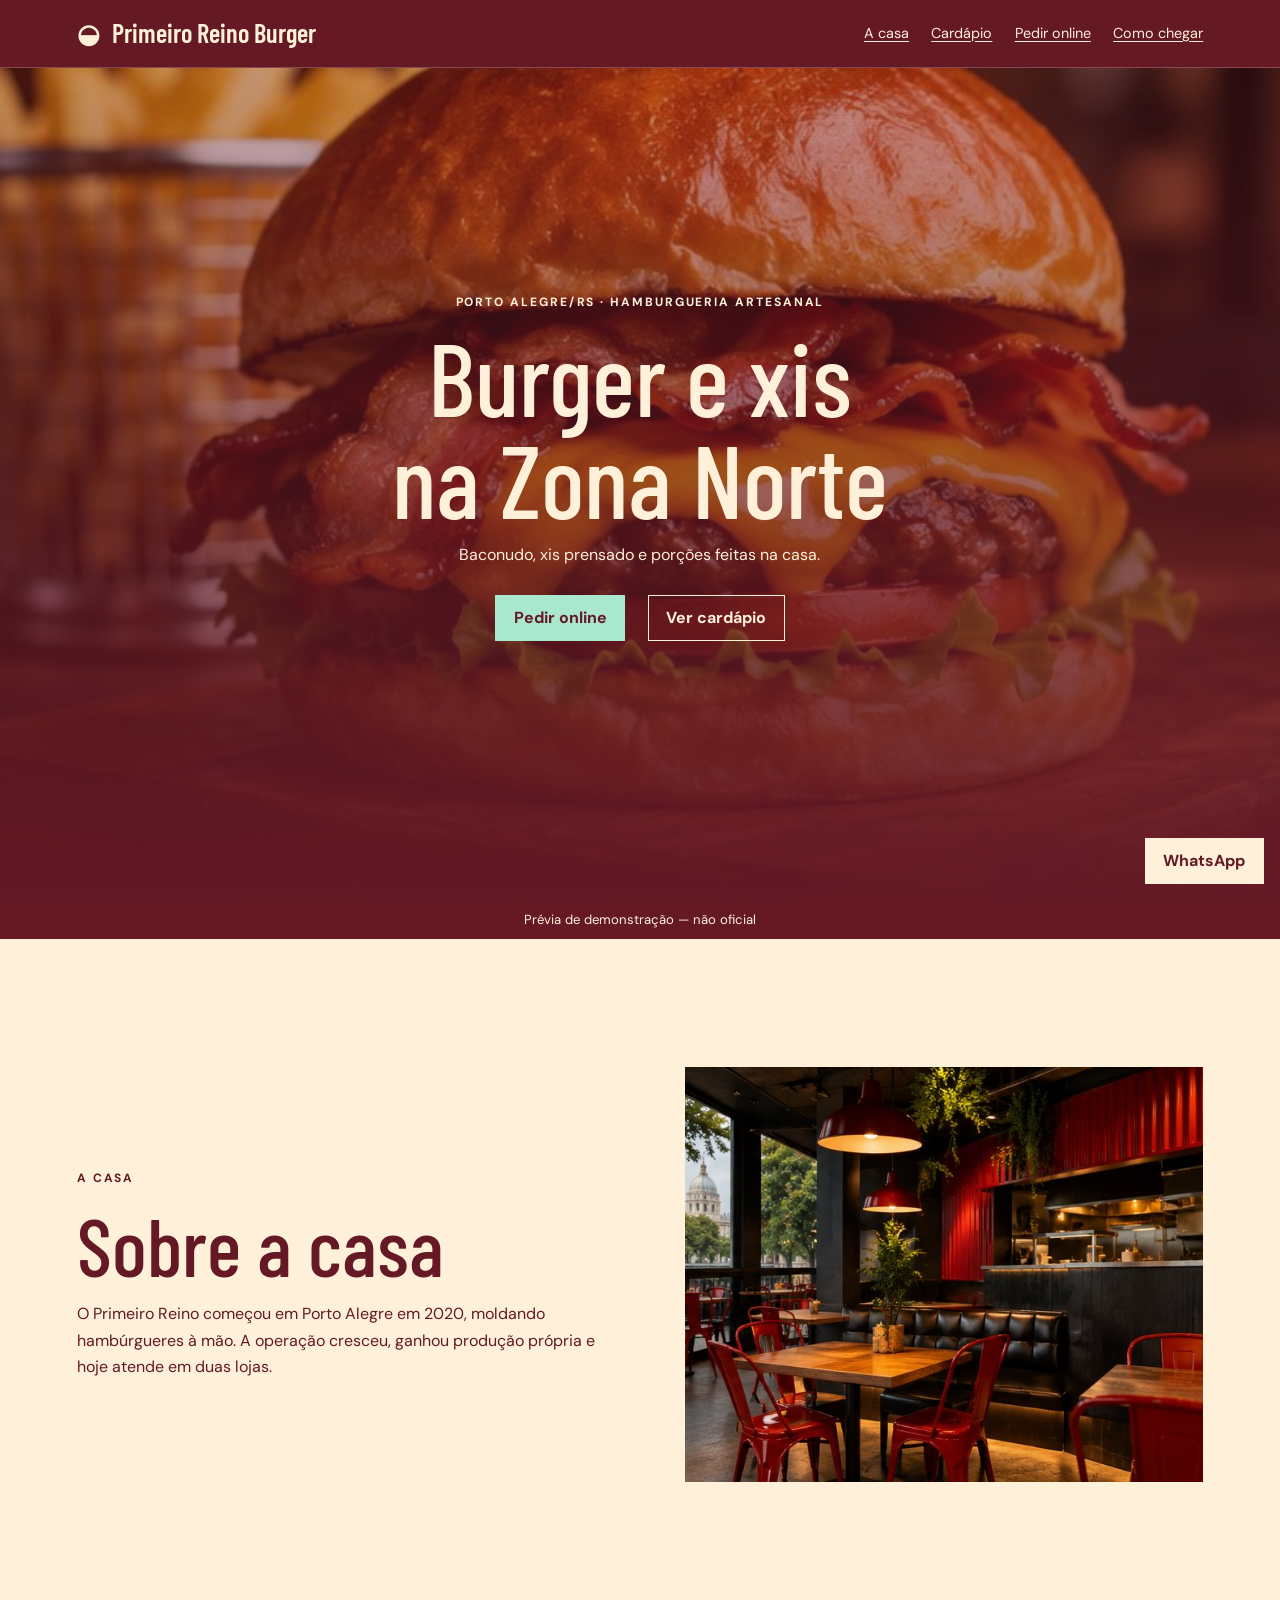
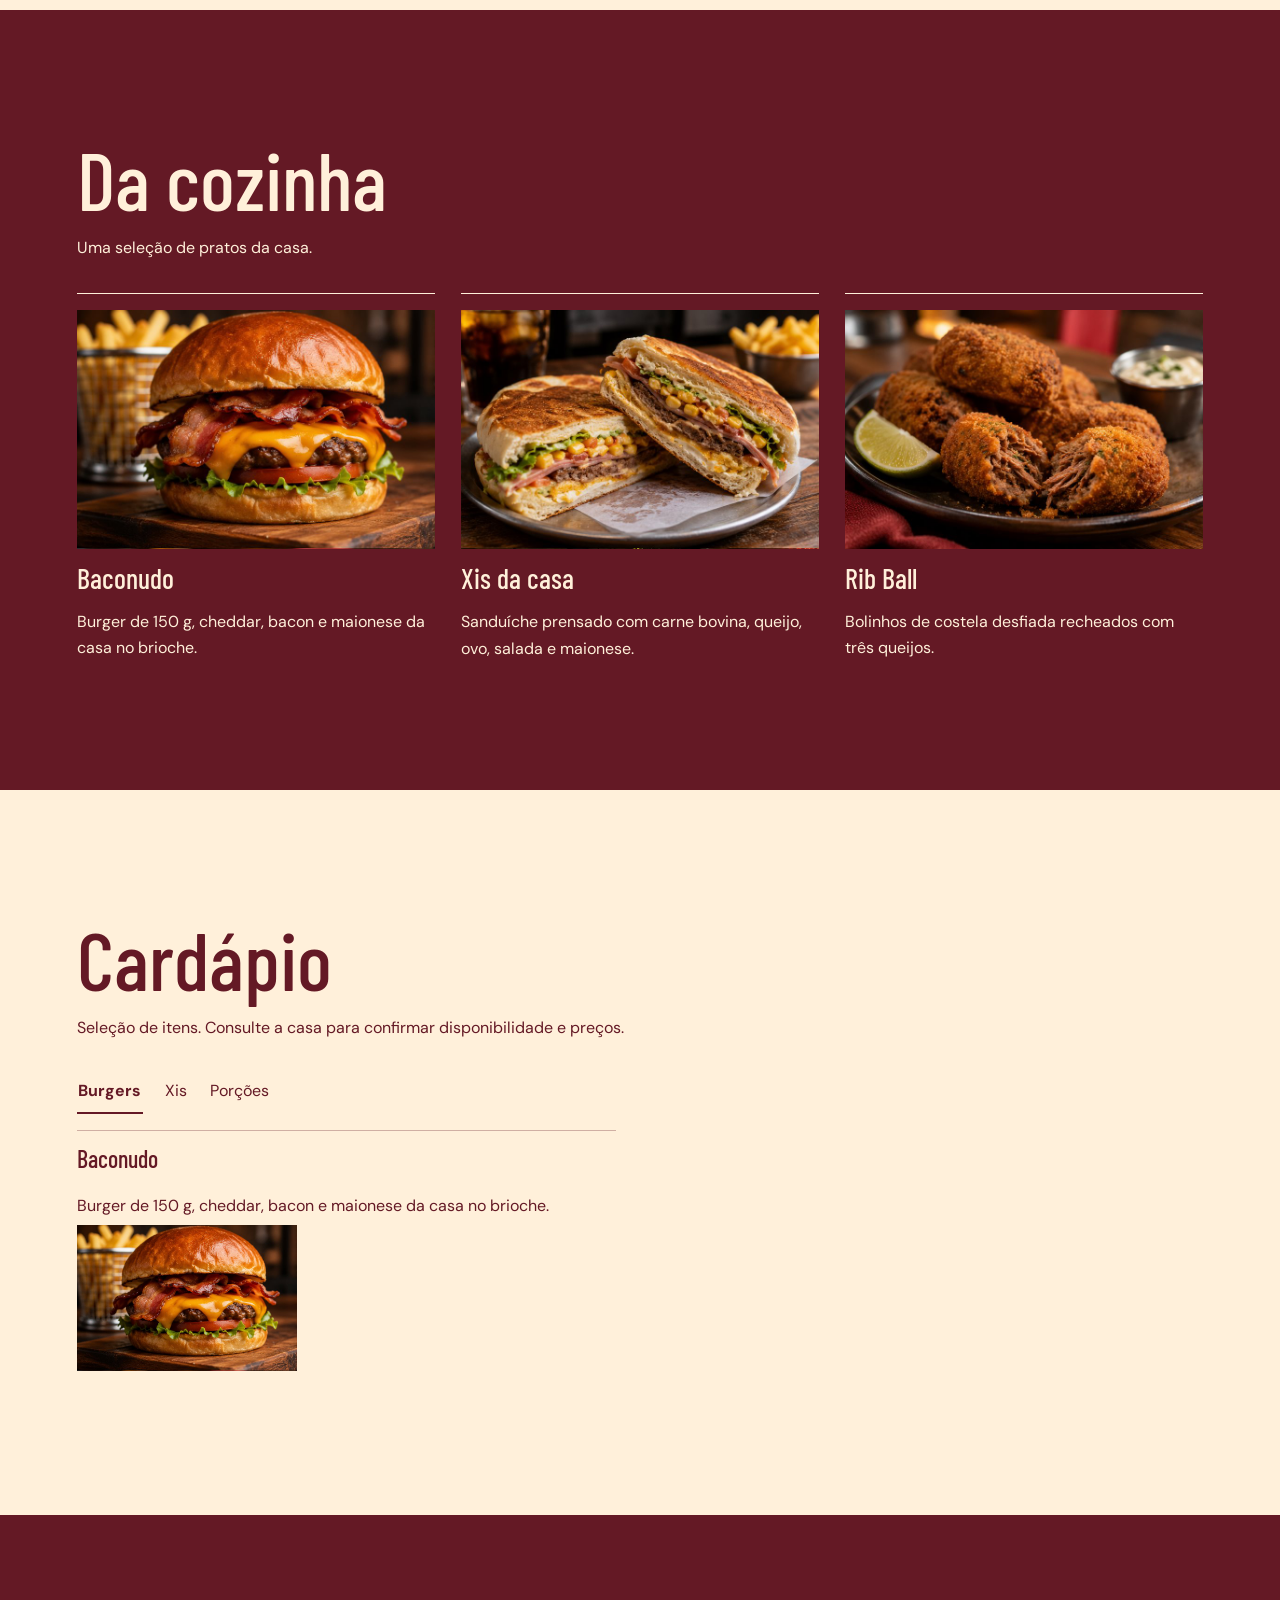
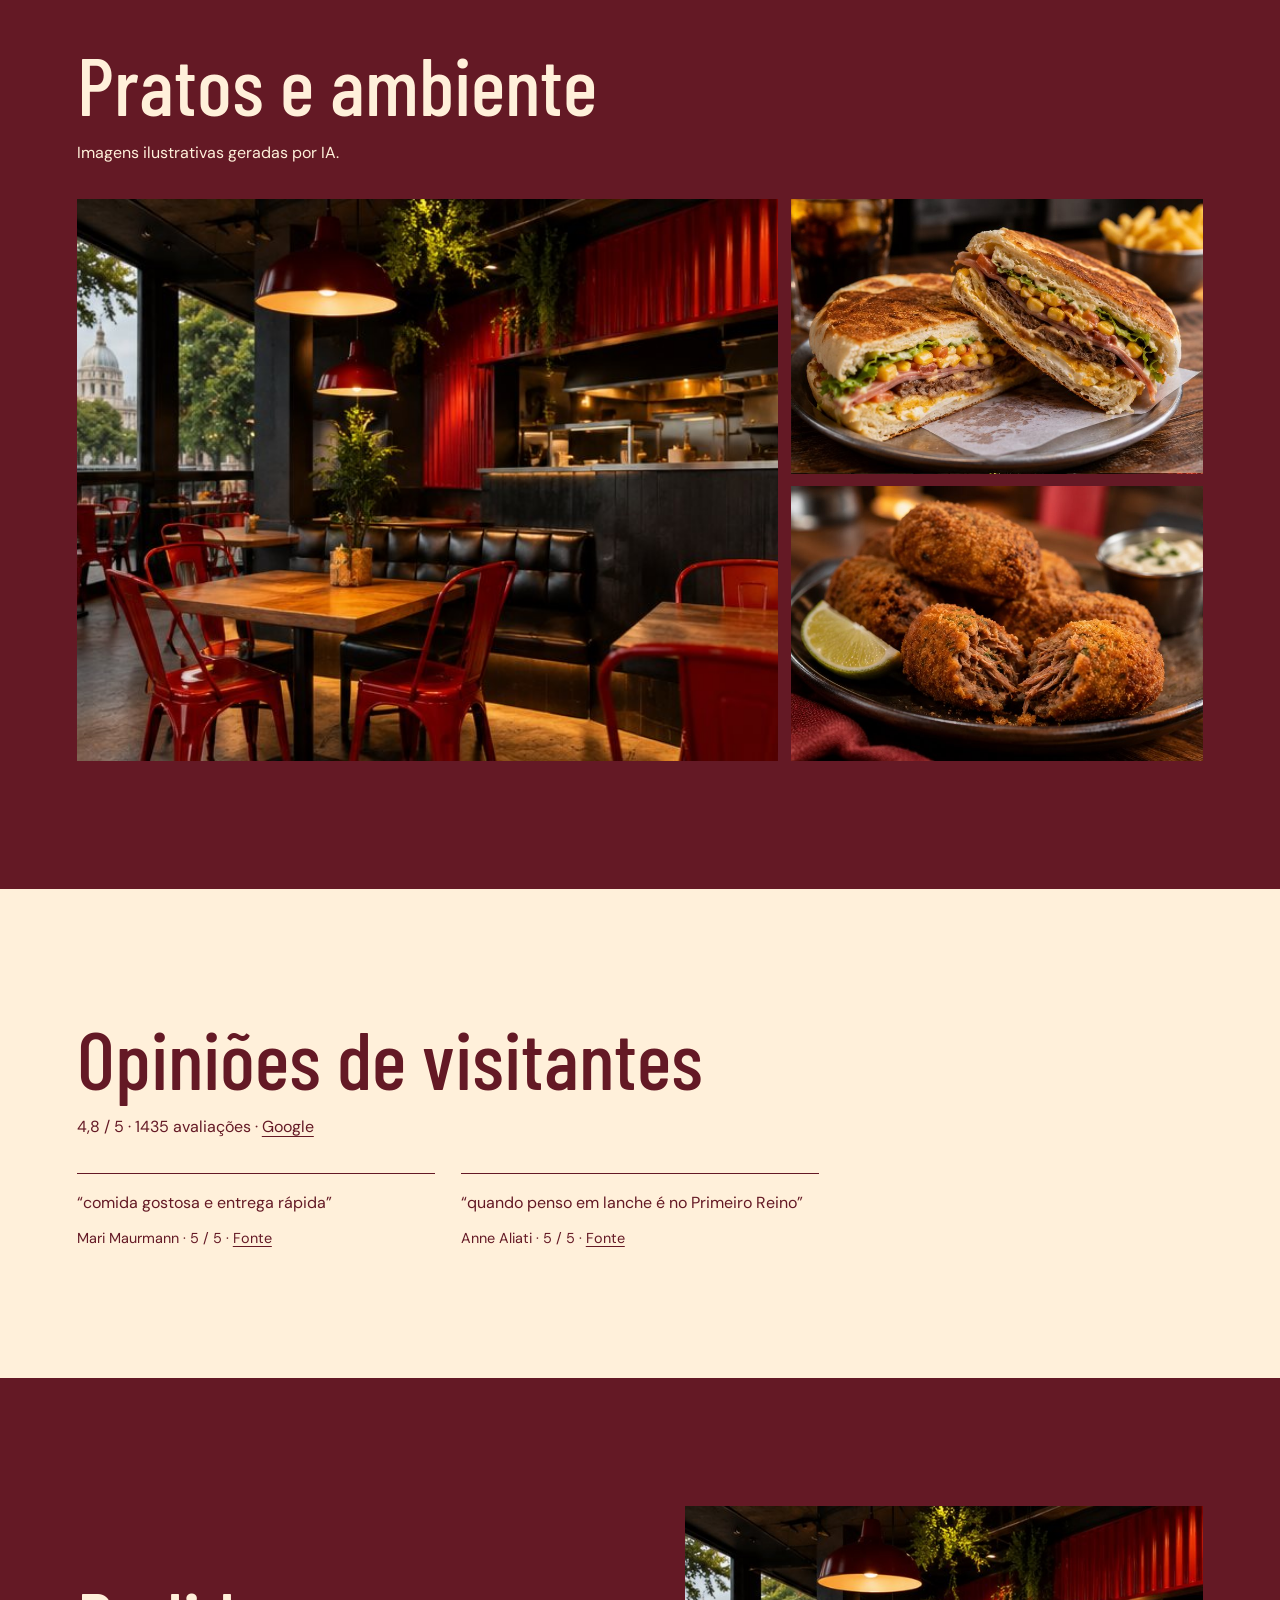
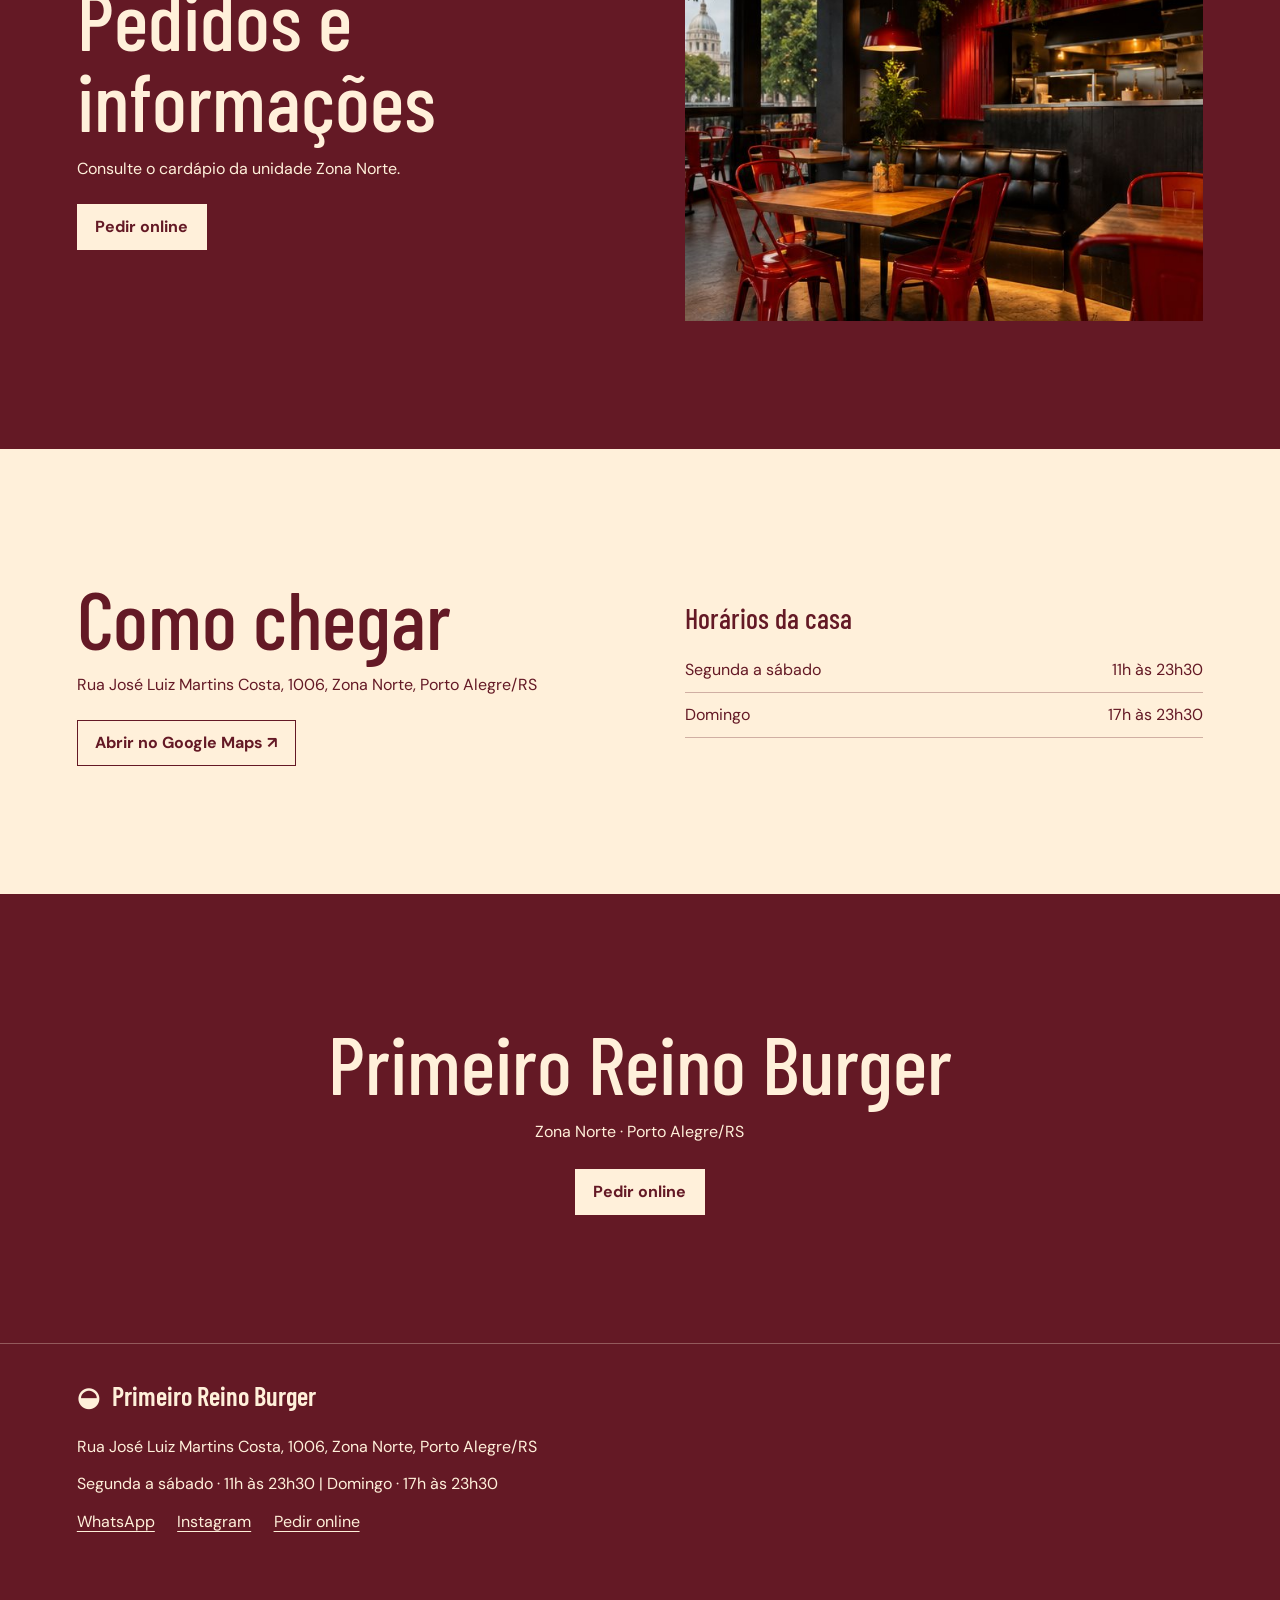
<file: primeiro-reino-burger/index.html>
<!doctype html>
<html lang="pt-BR">
<head>
  <meta charset="utf-8">
  <meta name="viewport" content="width=device-width, initial-scale=1">
  <title>Primeiro Reino Burger · Porto Alegre/RS</title>
  <link rel="canonical" href="https://khnakamadev.github.io/demos/primeiro-reino-burger/">
  <meta name="description" content="Prévia de demonstração de Primeiro Reino Burger. Baconudo, xis prensado e porções feitas na casa.">
  <meta property="og:title" content="Primeiro Reino Burger · Porto Alegre/RS">
  <meta property="og:description" content="Prévia de demonstração de Primeiro Reino Burger. Baconudo, xis prensado e porções feitas na casa.">
  <meta property="og:type" content="website">
  <meta property="og:locale" content="pt_BR">
  <meta property="og:url" content="https://khnakamadev.github.io/demos/primeiro-reino-burger/">
  <meta property="og:image" content="https://khnakamadev.github.io/demos/primeiro-reino-burger/img/prato.jpg">
  <meta property="og:image:alt" content="Imagem ilustrativa de Baconudo">
  <meta property="og:image:width" content="768">
  <meta property="og:image:height" content="512">
  <link rel="stylesheet" href="style.css">
  <script>
    document.documentElement.classList.add("js");
    setTimeout(() => document.documentElement.classList.remove("js"), 1600);
  </script>
  <script src="dados.js" defer></script>
  <script src="script.js" defer></script>
</head>
<body>
  <div id="site"></div>
  <p id="fallback" role="status">Para ver o site, abra a página com o JavaScript ativado e confira se o arquivo dados.js está na mesma pasta.</p>
</body>
</html>
</file>
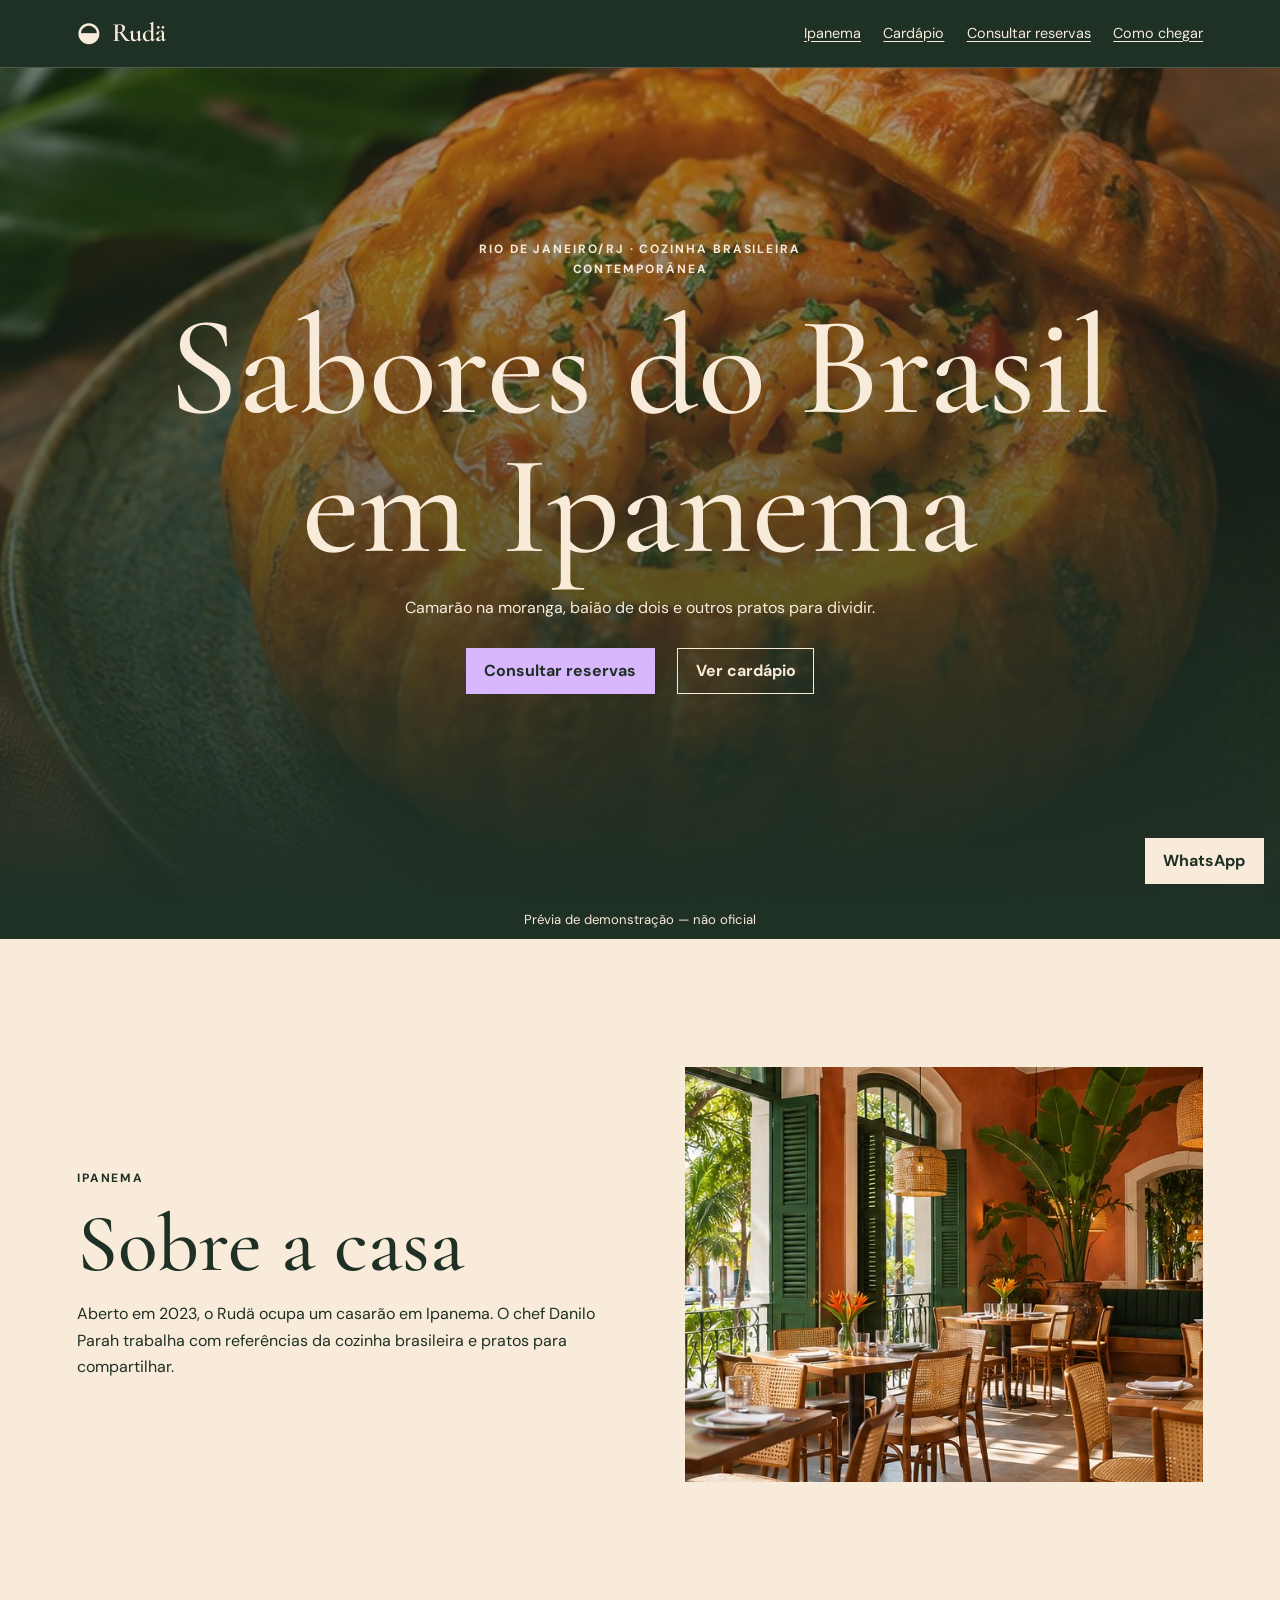
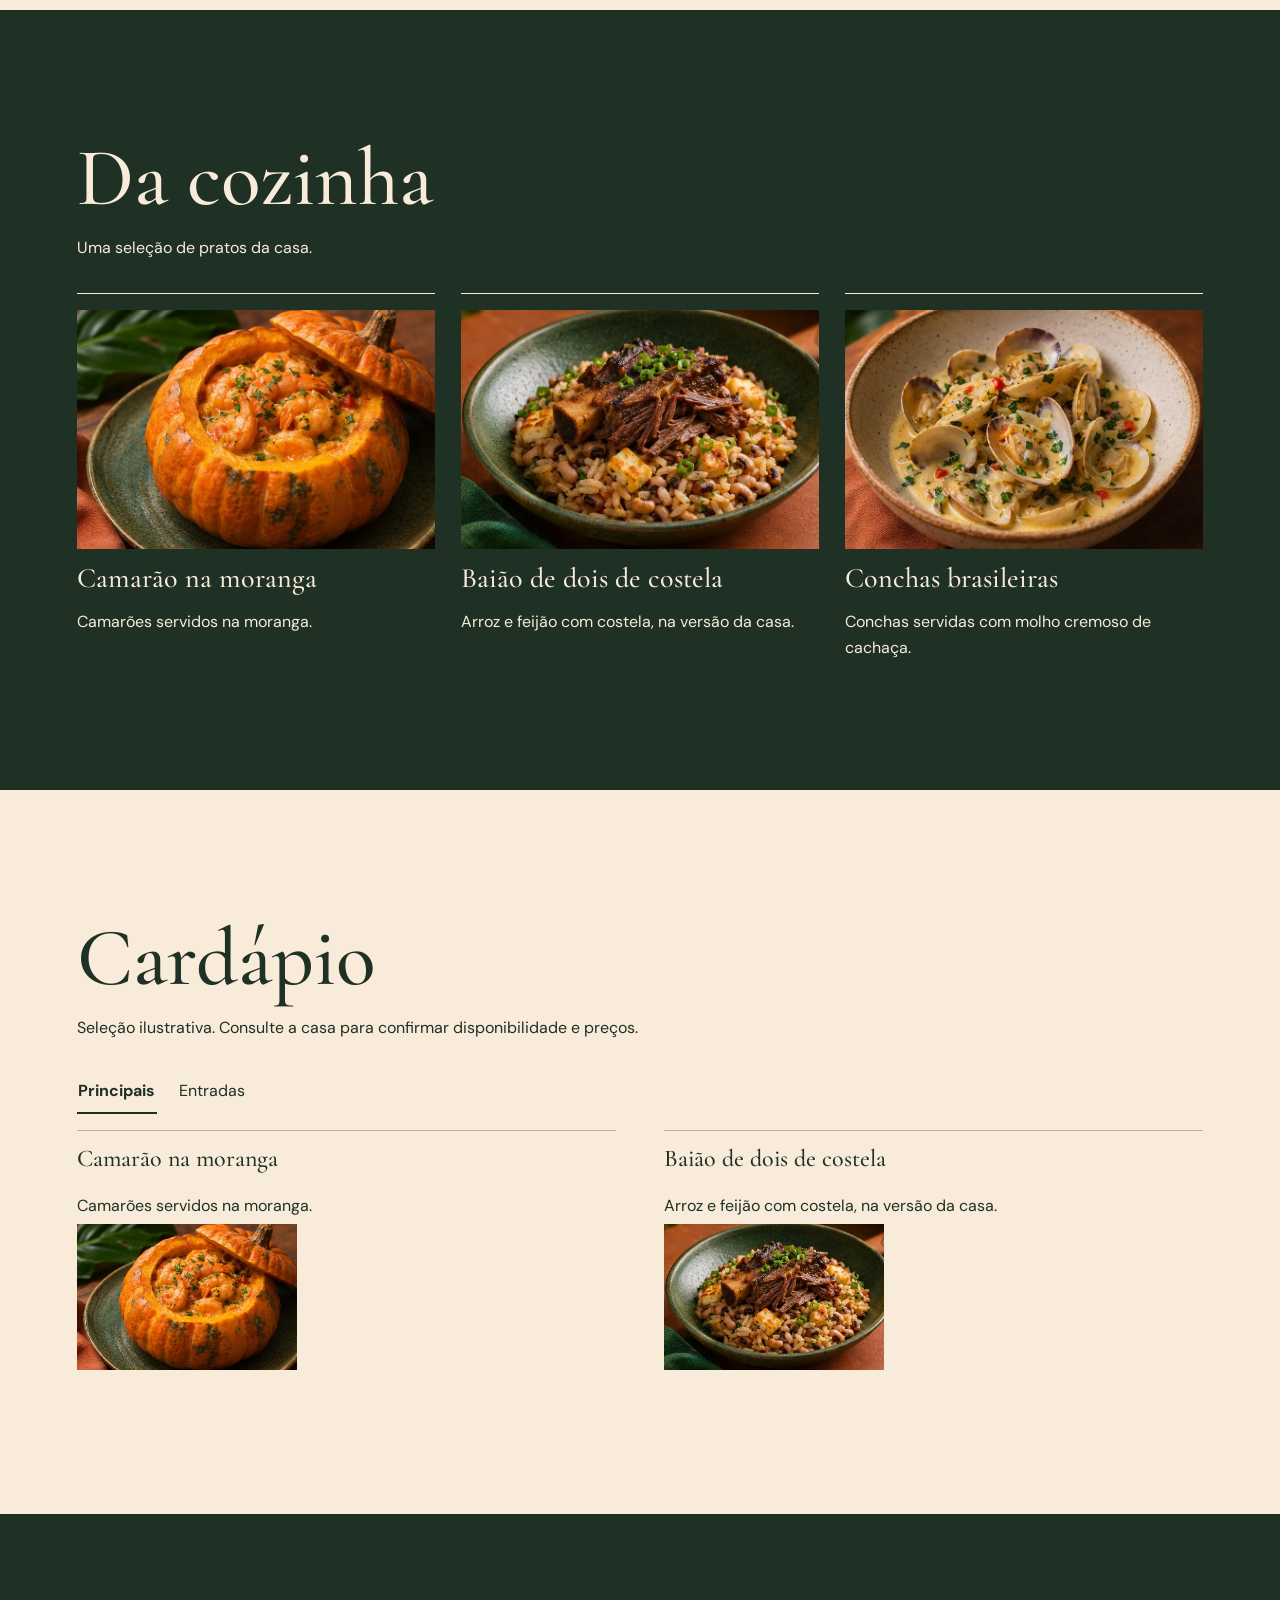
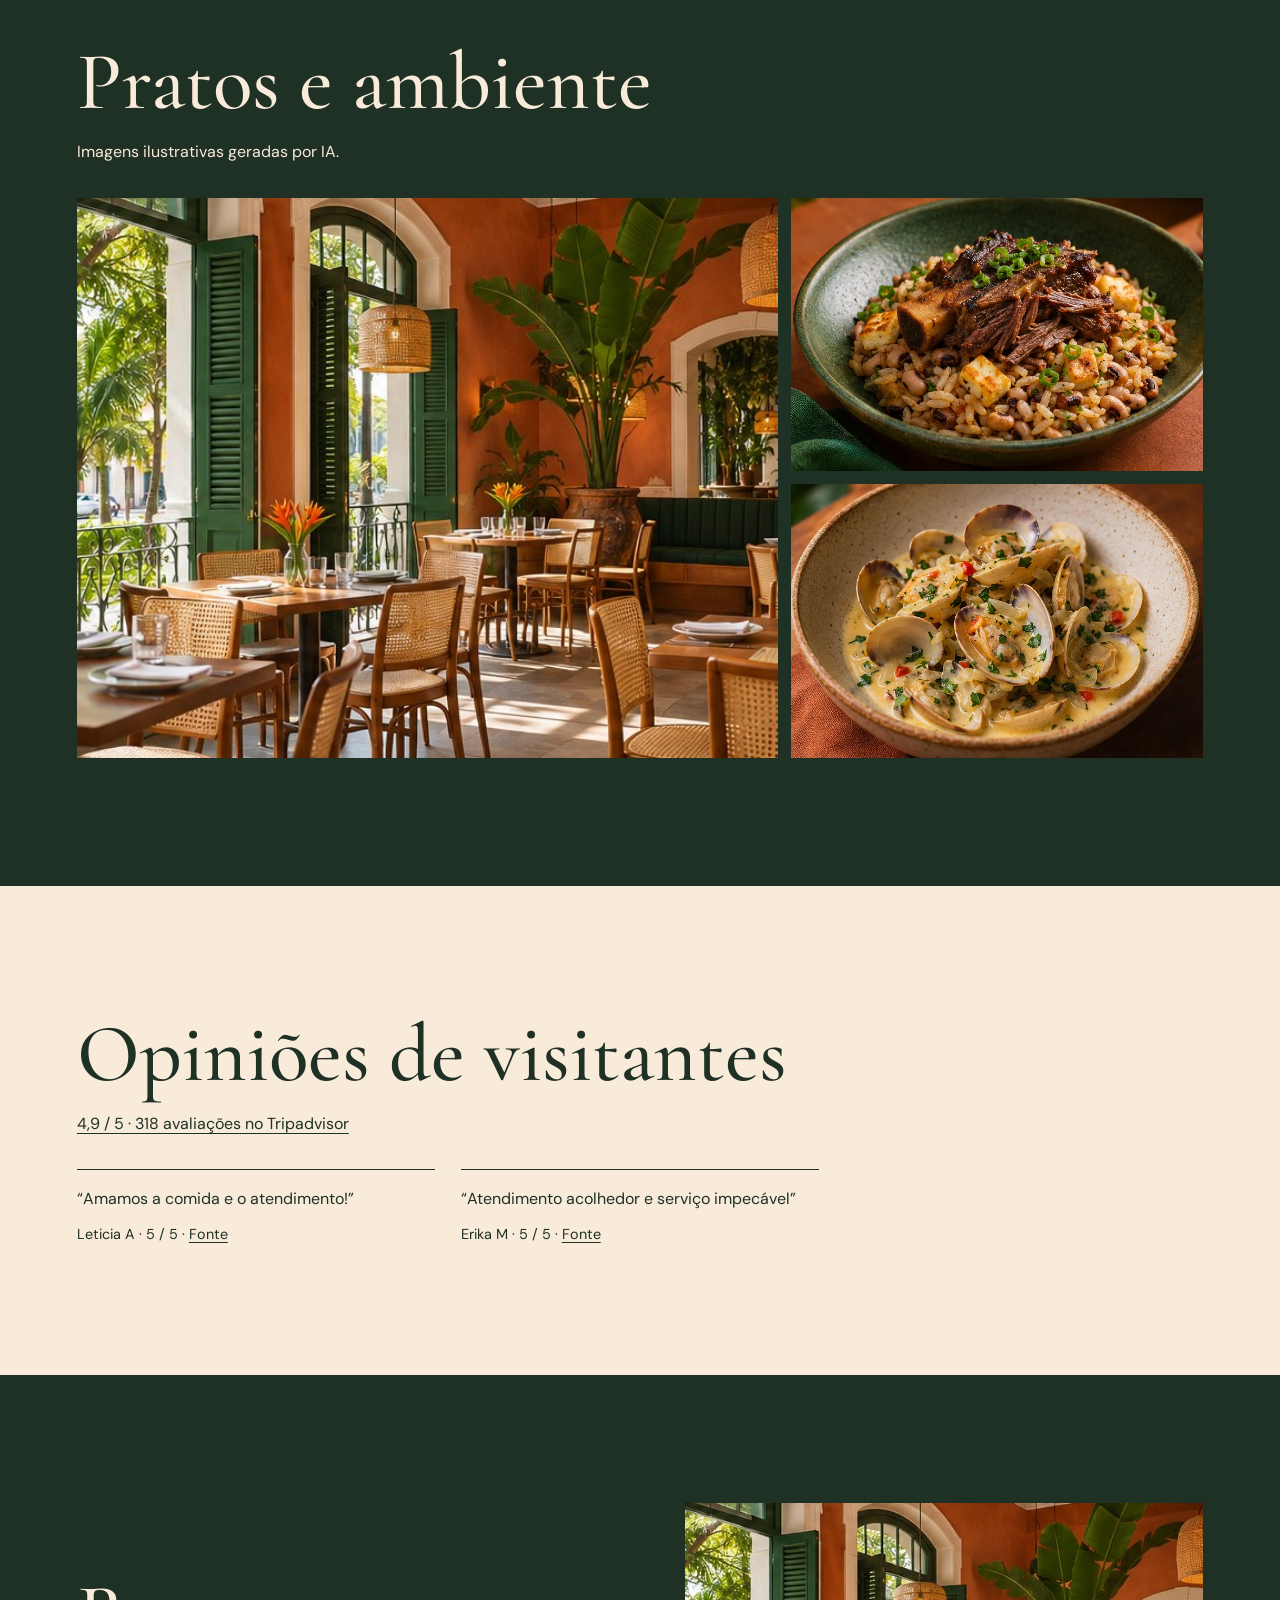
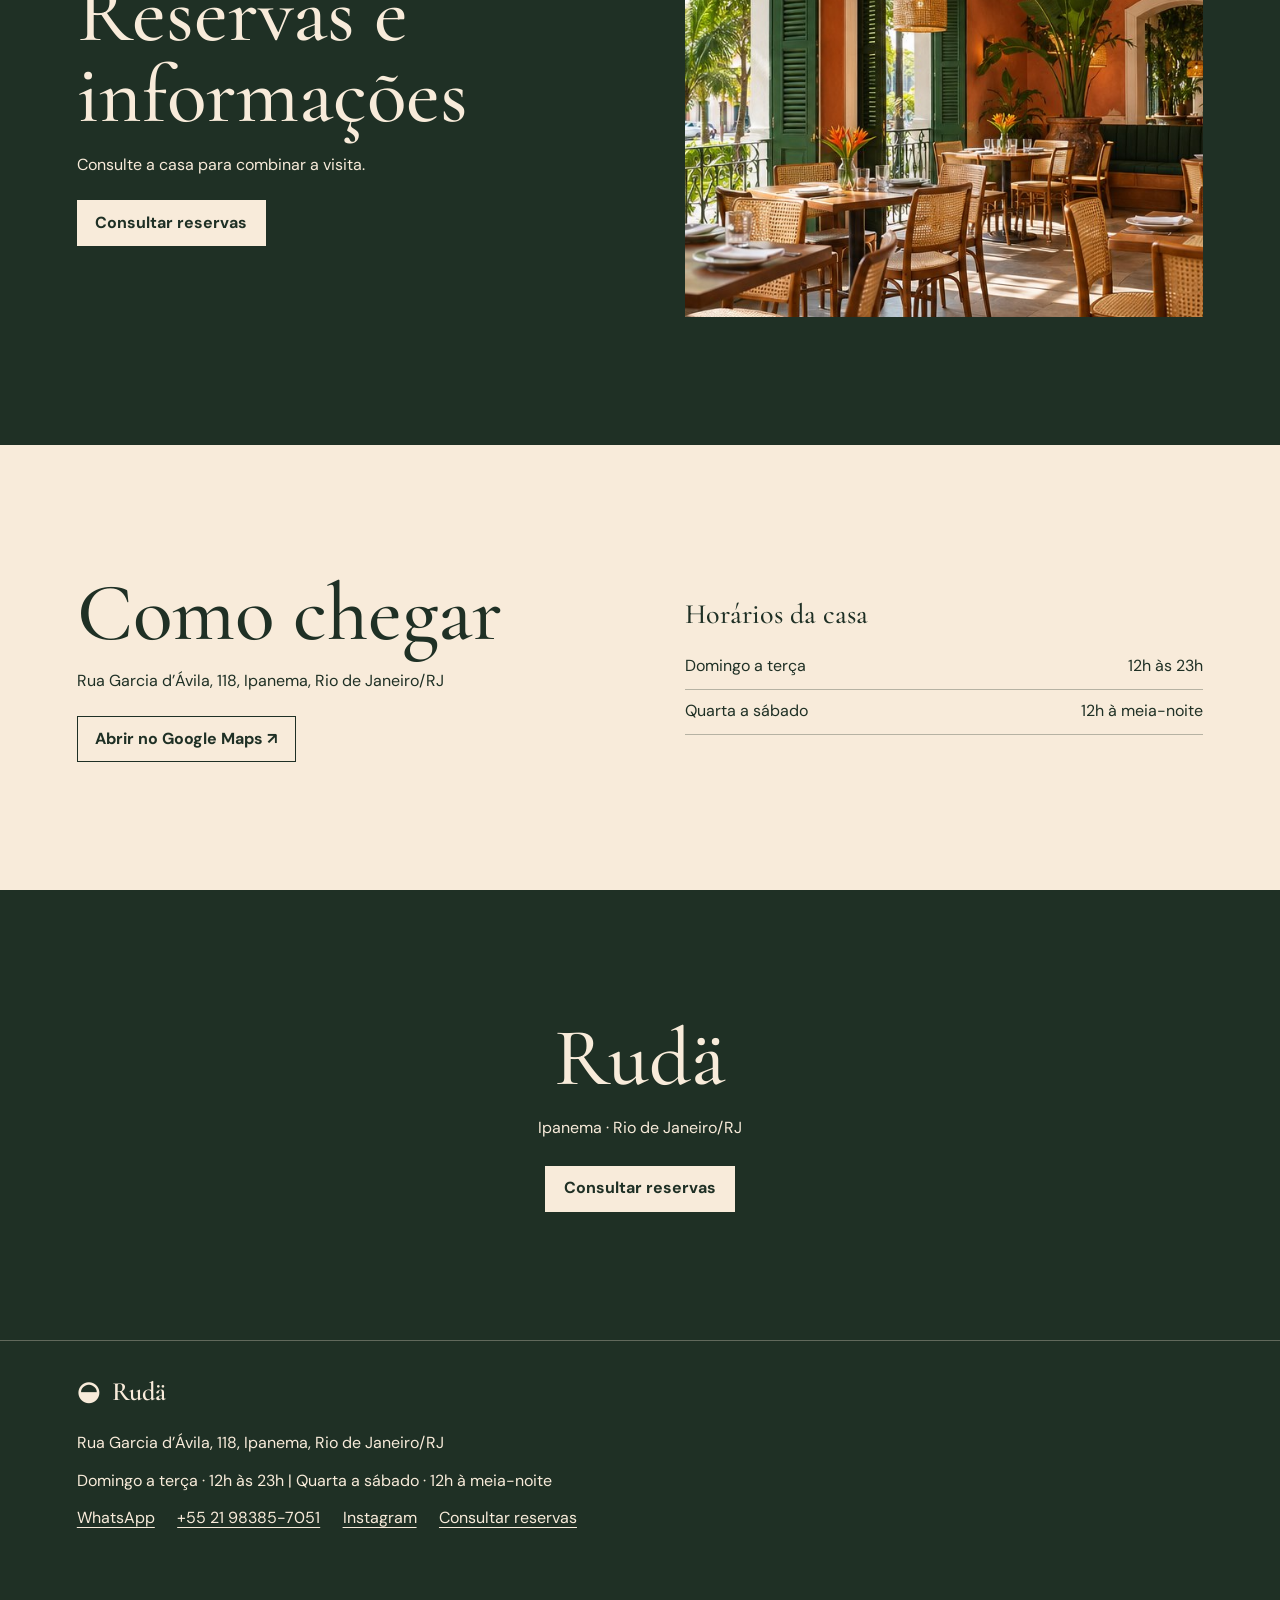
<file: ruda/index.html>
<!doctype html>
<html lang="pt-BR">
<head>
  <meta charset="utf-8">
  <meta name="viewport" content="width=device-width, initial-scale=1">
  <title>Rudä | Rio de Janeiro/RJ</title>
  <meta name="description" content="Prévia de demonstração de Rudä. Camarão na moranga, baião de dois e outros pratos para dividir.">
  <meta property="og:title" content="Rudä | Rio de Janeiro/RJ">
  <meta property="og:description" content="Prévia de demonstração de Rudä. Camarão na moranga, baião de dois e outros pratos para dividir.">
  <meta property="og:type" content="website">
  <meta property="og:locale" content="pt_BR">
  <meta property="og:image" content="https://khnakamadev.github.io/demos/ruda/img/prato.jpg">
  <meta property="og:image:alt" content="Imagem ilustrativa de Camarão na moranga">
  <meta property="og:url" content="https://khnakamadev.github.io/demos/ruda/">
  <link rel="canonical" href="https://khnakamadev.github.io/demos/ruda/">
  <link rel="stylesheet" href="style.css">
  <script>
    document.documentElement.classList.add("js");
    setTimeout(() => document.documentElement.classList.remove("js"), 1600);
  </script>
  <script src="dados.js" defer></script>
  <script src="script.js" defer></script>
</head>
<body>
  <div id="site"></div>
  <p id="fallback" role="status">Para ver o site, abra a página com o JavaScript ativado e confira se o arquivo dados.js está na mesma pasta.</p>
</body>
</html>
</file>
<file: desterro-hamburgueria/style.css>
:root {
  --fundo: #201816;
  --texto: #fff7e7;
  --papel: #f7eee0;
  --tinta: #30211c;
  --sobre-foto: #fff7e7;
  --sombra-foto: #180e0c;
  --titulo: Georgia, serif;
  --corpo: system-ui, sans-serif;
  --margem: clamp(22px, 6vw, 92px);
}
*, *::before, *::after { box-sizing: border-box; }
html { scroll-padding-top: 85px; }
body { margin: 0; background: var(--fundo); color: var(--texto); font: 1rem/1.65 var(--corpo); }
img { display: block; width: 100%; height: auto; object-fit: cover; }
[hidden], .js #fallback { display: none !important; }
#fallback { padding: 2rem; }
a { color: inherit; text-underline-offset: .22em; }
a:hover { text-decoration-thickness: 2px; }
:focus-visible { outline: 2px solid currentColor; outline-offset: 5px; }
button { color: inherit; font: inherit; cursor: pointer; }
p, h1, h2, h3, figure, blockquote, ul { margin: 0; }
h1, h2, h3 { font-family: var(--titulo); font-weight: 500; line-height: .99; overflow-wrap: anywhere; }
h2 { font-size: clamp(2.9rem, 6.4vw, 6rem); }
h3 { font-size: 1.75rem; }
p { max-width: 57ch; }
.container { width: min(100% - 2 * var(--margem), 1200px); margin-inline: auto; }
.bloco { padding-block: clamp(64px, 10vw, 140px); }
.claro { background: var(--papel); color: var(--tinta); }
.chapeu { font-size: .75rem; letter-spacing: .16em; font-weight: 700; text-transform: uppercase; }
.chapeu + h2, h2 + p, h2 + .acoes, h3 + p { margin-top: 1rem; }
.cabecalho { position: fixed; inset: 0 0 auto; z-index: 5; background: var(--fundo); border-bottom: 1px solid color-mix(in srgb, currentColor 22%, transparent); }
.barra { display: flex; align-items: center; justify-content: space-between; min-height: 67px; gap: 1rem; }
.marca { font: 600 1.65rem/1 var(--titulo); text-decoration: none; }
.marca span { color: var(--texto); margin-right: .45em; }
nav, .acoes { display: flex; align-items: center; gap: .8rem 1.4rem; flex-wrap: wrap; }
nav a, .botao { display: inline-flex; min-height: 44px; align-items: center; }
nav a { font-size: .9rem; }
.menu-toggle { display: none; }
.botao { justify-content: center; padding: .55rem 1.1rem; border: 1px solid currentColor; text-decoration: none; font-weight: 700; }
.botao:hover { text-decoration: underline; }
.primario { background: var(--texto); border-color: var(--texto); color: var(--tinta); }
.acao-principal { background: var(--acao); border-color: var(--acao); }
.hero { position: relative; }
.cena { position: relative; display: grid; place-items: center; isolation: isolate; min-height: 680px; min-height: max(590px, 100svh); color: var(--sobre-foto); background: var(--sombra-foto); }
.cena > img, .cena > canvas, .cena > video, .cena::after { position: absolute; inset: 0; width: 100%; height: 100%; object-fit: cover; z-index: -2; }
.cena::after { content: ""; z-index: -1; background: linear-gradient(0deg, var(--sombra-foto), color-mix(in srgb, var(--sombra-foto) 60%, transparent) 50%, color-mix(in srgb, var(--sombra-foto) 32%, transparent)); }
.hero-texto { text-align: center; padding: 110px 0 76px; }
.hero-texto h1 { font-size: clamp(4rem, 11vw, 9rem); margin: .13em auto; text-wrap: balance; }
.hero-texto h1 span { display: block; }
.hero-texto p { margin-inline: auto; }
.hero-texto .acoes { justify-content: center; margin-top: 1.65rem; }
.aviso { margin: 0 auto; text-align: center; padding: .55rem 1rem; font-size: .82rem; }
.hero.is-playing { min-height: 320svh; }
.is-playing .cena { position: sticky; top: 0; }
.progresso { position: absolute; inset: auto 0 0; height: 3px; background: var(--texto); transform-origin: left; transform: scaleX(0); }
.duas { display: grid; grid-template-columns: 1fr 1fr; align-items: center; gap: clamp(28px, 7vw, 110px); }
.duas img { aspect-ratio: 5/4; }
.destaques, .avaliacoes { list-style: none; padding: 0; display: grid; grid-template-columns: repeat(3, 1fr); gap: 1.6rem; margin-top: 2rem; }
.destaques li, .avaliacoes li { border-top: 1px solid currentColor; padding-top: 1rem; }
.destaques img { margin-bottom: 1rem; aspect-ratio: 3/2; }
.destaques small, .avaliacoes footer { display: block; margin-top: .65rem; }
.abas { display: flex; flex-wrap: wrap; gap: .5rem 1.25rem; margin-top: 1.8rem; }
.abas button { border: 0; border-bottom: 2px solid transparent; background: transparent; min-height: 44px; padding: .3rem .1rem; }
.abas [aria-selected="true"] { border-bottom-color: currentColor; font-weight: 700; }
.pratos { list-style: none; padding: 0; margin-top: 1rem; display: grid; grid-template-columns: 1fr 1fr; column-gap: 3rem; }
.pratos li { padding: 1rem 0; border-top: 1px solid color-mix(in srgb, currentColor 30%, transparent); display: grid; grid-template-columns: 1fr auto; gap: .35rem .8rem; }
.pratos p, .pratos img, .pratos small { grid-column: 1 / -1; }
.pratos img { max-width: 220px; }
.pratos h3 { font-size: 1.5rem; }
.galeria { margin-top: 2rem; display: grid; grid-template-columns: 1.7fr 1fr; gap: .8rem; }
.galeria figure:first-child { grid-row: span 2; }
.galeria img { height: 100%; max-height: 650px; }
.avaliacoes footer { font-size: .9rem; }
#reservas .acoes, #localizacao .acoes { margin-top: 1.35rem; }
.horarios { list-style: none; padding: 0; margin-top: 1rem; }
.horarios li { display: flex; justify-content: space-between; flex-wrap: wrap; gap: .25rem 1rem; border-bottom: 1px solid color-mix(in srgb, currentColor 30%, transparent); padding: .55rem 0; }
address { font-style: normal; }
.faq { margin-top: 1.5rem; max-width: 780px; }
details { border-top: 1px solid color-mix(in srgb, currentColor 35%, transparent); padding: .7rem 0; }
summary { cursor: pointer; padding: .35rem 0; font-weight: 700; }
details p { padding: .45rem 0 .65rem; }
.final { text-align: center; }
.final p { margin-inline: auto; }
.final .acoes { justify-content: center; margin-top: 1.5rem; }
.rodape { padding-block: 2.4rem 5.5rem; border-top: 1px solid color-mix(in srgb, currentColor 30%, transparent); }
.rodape .container { display: grid; gap: .7rem; }
.whatsapp { position: fixed; z-index: 4; bottom: max(16px, env(safe-area-inset-bottom)); right: max(16px, env(safe-area-inset-right)); }
.pular { position: fixed; top: 8px; left: 8px; z-index: 6; padding: .5rem; background: var(--fundo); transform: translateY(-150%); }
.pular:focus { transform: none; }
@media (max-width: 760px) {
  .menu-toggle { display: inline-flex; background: transparent; }
  .cabecalho nav { display: none; position: absolute; top: 100%; left: 0; right: 0; background: var(--fundo); padding: .5rem var(--margem) 1rem; }
  .cabecalho nav.aberto { display: grid; gap: 0; }
  .duas, .destaques, .avaliacoes, .pratos { grid-template-columns: 1fr; }
  .galeria { grid-template-columns: repeat(2, minmax(0, 1fr)); }
  .galeria figure:first-child { grid-column: 1 / -1; grid-row: auto; }
  .cena > img, .cena > canvas, .cena > video { object-position: 55% center; }
}

.eventos, address { margin-top: .85rem; }
</file>
<file: esquina-sante/style.css>
:root {
  --fundo: #201816;
  --texto: #fff7e7;
  --destaque: #f6cc92;
  --papel: #f7eee0;
  --tinta: #30211c;
  --sobre-foto: #fff7e7;
  --sombra-foto: #180e0c;
  --titulo: Georgia, serif;
  --corpo: system-ui, sans-serif;
  --margem: clamp(22px, 6vw, 92px);
}
*, *::before, *::after { box-sizing: border-box; }
html { scroll-padding-top: 85px; }
body { margin: 0; background: var(--fundo); color: var(--texto); font: 1rem/1.65 var(--corpo); }
img { display: block; width: 100%; height: auto; object-fit: cover; }
[hidden], .js #fallback { display: none !important; }
#fallback { padding: 2rem; }
a { color: inherit; text-underline-offset: .22em; }
a:hover { text-decoration-thickness: 2px; }
:focus-visible { outline: 2px solid currentColor; outline-offset: 5px; }
button { color: inherit; font: inherit; cursor: pointer; }
p, h1, h2, h3, figure, blockquote, ul { margin: 0; }
h1, h2, h3 { font-family: var(--titulo); font-weight: 500; line-height: .99; overflow-wrap: anywhere; }
h2 { font-size: clamp(2.9rem, 6.4vw, 6rem); }
h3 { font-size: 1.75rem; }
p { max-width: 57ch; }
.container { width: min(100% - 2 * var(--margem), 1200px); margin-inline: auto; }
.bloco { padding-block: clamp(64px, 10vw, 140px); }
.claro { background: var(--papel); color: var(--tinta); }
.chapeu { font-size: .75rem; letter-spacing: .16em; font-weight: 700; text-transform: uppercase; }
.chapeu + h2, h2 + p, h2 + .acoes, h3 + p { margin-top: 1rem; }
.cabecalho { position: fixed; inset: 0 0 auto; z-index: 5; background: var(--fundo); border-bottom: 1px solid color-mix(in srgb, currentColor 22%, transparent); }
.barra { display: flex; align-items: center; justify-content: space-between; min-height: 67px; gap: 1rem; }
.marca { font: 600 1.65rem/1 var(--titulo); text-decoration: none; }
.marca span { color: inherit; margin-right: .45em; }
nav, .acoes { display: flex; align-items: center; gap: .8rem 1.4rem; flex-wrap: wrap; }
nav a, .botao { display: inline-flex; min-height: 44px; align-items: center; }
nav a { font-size: .9rem; }
.menu-toggle { display: none; }
.botao { justify-content: center; padding: .55rem 1.1rem; border: 1px solid currentColor; text-decoration: none; font-weight: 700; }
.botao:hover { text-decoration: underline; }
.primario { background: var(--papel); border-color: var(--papel); color: var(--tinta); }
.hero-texto .primario { background: var(--acao); border-color: var(--acao); }
.hero { position: relative; }
.cena { position: relative; display: grid; place-items: center; isolation: isolate; min-height: 680px; min-height: max(590px, 100svh); color: var(--sobre-foto); background: var(--sombra-foto); }
.cena > img, .cena > canvas, .cena > video, .cena::after { position: absolute; inset: 0; width: 100%; height: 100%; object-fit: cover; z-index: -2; }
.cena::after { content: ""; z-index: -1; background: linear-gradient(0deg, var(--sombra-foto), color-mix(in srgb, var(--sombra-foto) 60%, transparent) 50%, color-mix(in srgb, var(--sombra-foto) 32%, transparent)); }
.hero-texto { text-align: center; padding: 110px 0 76px; }
.hero-texto h1 { font-size: clamp(4rem, 11vw, 9rem); margin: .13em auto; text-wrap: balance; }
.hero-texto h1 span { display: block; }
.hero-texto p { margin-inline: auto; }
.hero-texto .acoes { justify-content: center; margin-top: 1.65rem; }
.aviso { margin: 0 auto; text-align: center; padding: .55rem 1rem; font-size: .82rem; }
.hero.is-playing { min-height: 320svh; }
.is-playing .cena { position: sticky; top: 0; }
.progresso { position: absolute; inset: auto 0 0; height: 3px; background: currentColor; transform-origin: left; transform: scaleX(0); }
.duas { display: grid; grid-template-columns: 1fr 1fr; align-items: center; gap: clamp(28px, 7vw, 110px); }
.duas img { aspect-ratio: 5/4; }
.destaques, .avaliacoes { list-style: none; padding: 0; display: grid; grid-template-columns: repeat(3, 1fr); gap: 1.6rem; margin-top: 2rem; }
.destaques li, .avaliacoes li { border-top: 1px solid currentColor; padding-top: 1rem; }
.destaques img { margin-bottom: 1rem; aspect-ratio: 3/2; }
.destaques small, .avaliacoes footer { display: block; margin-top: .65rem; }
.abas { display: flex; flex-wrap: wrap; gap: .5rem 1.25rem; margin-top: 1.8rem; }
.abas button { border: 0; border-bottom: 2px solid transparent; background: transparent; min-height: 44px; padding: .3rem .1rem; }
.abas [aria-selected="true"] { border-bottom-color: currentColor; font-weight: 700; }
.pratos { list-style: none; padding: 0; margin-top: 1rem; display: grid; grid-template-columns: 1fr 1fr; column-gap: 3rem; }
.pratos li { padding: 1rem 0; border-top: 1px solid color-mix(in srgb, currentColor 30%, transparent); display: grid; grid-template-columns: 1fr auto; gap: .35rem .8rem; }
.pratos p, .pratos img, .pratos small { grid-column: 1 / -1; }
.pratos img { max-width: 220px; }
.pratos h3 { font-size: 1.5rem; }
.galeria { margin-top: 2rem; display: grid; grid-template-columns: 1.7fr 1fr; gap: .8rem; }
.galeria figure:first-child { grid-row: span 2; }
.galeria img { height: 100%; max-height: 650px; }
.avaliacoes footer { font-size: .9rem; }
#reservas .acoes, #localizacao .acoes { margin-top: 1.35rem; }
.horarios { list-style: none; padding: 0; margin-top: 1rem; }
.horarios li { display: flex; justify-content: space-between; flex-wrap: wrap; gap: .25rem 1rem; border-bottom: 1px solid color-mix(in srgb, currentColor 30%, transparent); padding: .55rem 0; }
address { font-style: normal; }
.faq { margin-top: 1.5rem; max-width: 780px; }
details { border-top: 1px solid color-mix(in srgb, currentColor 35%, transparent); padding: .7rem 0; }
summary { cursor: pointer; padding: .35rem 0; font-weight: 700; }
details p { padding: .45rem 0 .65rem; }
.final { text-align: center; }
.final p { margin-inline: auto; }
.final .acoes { justify-content: center; margin-top: 1.5rem; }
.rodape { padding-block: 2.4rem 5.5rem; border-top: 1px solid color-mix(in srgb, currentColor 30%, transparent); }
.rodape .container { display: grid; gap: .7rem; }
.whatsapp { position: fixed; z-index: 4; bottom: max(16px, env(safe-area-inset-bottom)); right: max(16px, env(safe-area-inset-right)); }
.pular { position: fixed; top: 8px; left: 8px; z-index: 6; padding: .5rem; background: var(--fundo); transform: translateY(-150%); }
.pular:focus { transform: none; }
@media (max-width: 760px) {
  .menu-toggle { display: inline-flex; background: transparent; }
  .cabecalho nav { display: none; position: absolute; top: 100%; left: 0; right: 0; background: var(--fundo); padding: .5rem var(--margem) 1rem; }
  .cabecalho nav.aberto { display: grid; gap: 0; }
  .duas, .destaques, .avaliacoes, .pratos { grid-template-columns: 1fr; }
  .galeria { grid-template-columns: repeat(2, minmax(0, 1fr)); }
  .galeria figure:first-child { grid-column: 1 / -1; grid-row: auto; }
  .cena > img, .cena > canvas, .cena > video { object-position: 55% center; }
}

.eventos, address { margin-top: .85rem; }

.hero-texto h1 { font-size: clamp(3rem, 8vw, 7.5rem); max-width: 14ch; }
.aviso { max-width: none; }
</file>
<file: geiko-san/style.css>
:root {
  --fundo: #201816;
  --texto: #fff7e7;
  --papel: #f7eee0;
  --tinta: #30211c;
  --sobre-foto: #fff7e7;
  --sombra-foto: #180e0c;
  --titulo: Georgia, serif;
  --corpo: system-ui, sans-serif;
  --margem: clamp(22px, 6vw, 92px);
}
*, *::before, *::after { box-sizing: border-box; }
html { scroll-padding-top: 85px; }
body { margin: 0; background: var(--fundo); color: var(--texto); font: 1rem/1.65 var(--corpo); }
img { display: block; width: 100%; height: auto; object-fit: cover; }
[hidden], .js #fallback { display: none !important; }
#fallback { padding: 2rem; }
a { color: inherit; text-underline-offset: .22em; }
a:hover { text-decoration-thickness: 2px; }
:focus-visible { outline: 2px solid currentColor; outline-offset: 5px; }
button { color: inherit; font: inherit; cursor: pointer; }
p, h1, h2, h3, figure, blockquote, ul { margin: 0; }
h1, h2, h3 { font-family: var(--titulo); font-weight: 500; line-height: .99; overflow-wrap: anywhere; }
h2 { font-size: clamp(2.9rem, 6.4vw, 6rem); }
h3 { font-size: 1.75rem; }
p { max-width: 57ch; }
.container { width: min(100% - 2 * var(--margem), 1200px); margin-inline: auto; }
.bloco { padding-block: clamp(64px, 10vw, 140px); }
.claro { background: var(--papel); color: var(--tinta); }
.chapeu { font-size: .75rem; letter-spacing: .16em; font-weight: 700; text-transform: uppercase; }
.chapeu + h2, h2 + p, h2 + .acoes, h3 + p { margin-top: 1rem; }
.cabecalho { position: fixed; inset: 0 0 auto; z-index: 5; background: var(--fundo); border-bottom: 1px solid color-mix(in srgb, currentColor 22%, transparent); }
.barra { display: flex; align-items: center; justify-content: space-between; min-height: 67px; gap: 1rem; }
.marca { font: 600 1.65rem/1 var(--titulo); text-decoration: none; }
.marca span { color: var(--texto); margin-right: .45em; }
nav, .acoes { display: flex; align-items: center; gap: .8rem 1.4rem; flex-wrap: wrap; }
nav a, .botao { display: inline-flex; min-height: 44px; align-items: center; }
nav a { font-size: .9rem; }
.menu-toggle { display: none; }
.botao { justify-content: center; padding: .55rem 1.1rem; border: 1px solid currentColor; text-decoration: none; font-weight: 700; }
.botao:hover { text-decoration: underline; }
.primario { background: var(--texto); border-color: var(--texto); color: var(--tinta); }
.acao-principal { background: var(--acao); border-color: var(--acao); }
.hero { position: relative; }
.cena { position: relative; display: grid; place-items: center; isolation: isolate; min-height: 680px; min-height: max(590px, 100svh); color: var(--sobre-foto); background: var(--sombra-foto); }
.cena > img, .cena > canvas, .cena > video, .cena::after { position: absolute; inset: 0; width: 100%; height: 100%; object-fit: cover; z-index: -2; }
.cena::after { content: ""; z-index: -1; background: linear-gradient(0deg, var(--sombra-foto), color-mix(in srgb, var(--sombra-foto) 60%, transparent) 50%, color-mix(in srgb, var(--sombra-foto) 32%, transparent)); }
.hero-texto { text-align: center; padding: 110px 0 76px; }
.hero-texto h1 { font-size: clamp(4rem, 11vw, 9rem); margin: .13em auto; text-wrap: balance; }
.hero-texto h1 span { display: block; }
.hero-texto p { margin-inline: auto; }
.hero-texto .acoes { justify-content: center; margin-top: 1.65rem; }
.aviso { margin: 0 auto; text-align: center; padding: .55rem 1rem; font-size: .82rem; }
.hero.is-playing { min-height: 320svh; }
.is-playing .cena { position: sticky; top: 0; }
.progresso { position: absolute; inset: auto 0 0; height: 3px; background: var(--texto); transform-origin: left; transform: scaleX(0); }
.duas { display: grid; grid-template-columns: 1fr 1fr; align-items: center; gap: clamp(28px, 7vw, 110px); }
.duas img { aspect-ratio: 5/4; }
.destaques, .avaliacoes { list-style: none; padding: 0; display: grid; grid-template-columns: repeat(3, 1fr); gap: 1.6rem; margin-top: 2rem; }
.destaques li, .avaliacoes li { border-top: 1px solid currentColor; padding-top: 1rem; }
.destaques img { margin-bottom: 1rem; aspect-ratio: 3/2; }
.destaques small, .avaliacoes footer { display: block; margin-top: .65rem; }
.abas { display: flex; flex-wrap: wrap; gap: .5rem 1.25rem; margin-top: 1.8rem; }
.abas button { border: 0; border-bottom: 2px solid transparent; background: transparent; min-height: 44px; padding: .3rem .1rem; }
.abas [aria-selected="true"] { border-bottom-color: currentColor; font-weight: 700; }
.pratos { list-style: none; padding: 0; margin-top: 1rem; display: grid; grid-template-columns: 1fr 1fr; column-gap: 3rem; }
.pratos li { padding: 1rem 0; border-top: 1px solid color-mix(in srgb, currentColor 30%, transparent); display: grid; grid-template-columns: 1fr auto; gap: .35rem .8rem; }
.pratos p, .pratos img, .pratos small { grid-column: 1 / -1; }
.pratos img { max-width: 220px; }
.pratos h3 { font-size: 1.5rem; }
.galeria { margin-top: 2rem; display: grid; grid-template-columns: 1.7fr 1fr; gap: .8rem; }
.galeria figure:first-child { grid-row: span 2; }
.galeria img { height: 100%; max-height: 650px; }
.avaliacoes footer { font-size: .9rem; }
#reservas .acoes, #localizacao .acoes { margin-top: 1.35rem; }
.horarios { list-style: none; padding: 0; margin-top: 1rem; }
.horarios li { display: flex; justify-content: space-between; flex-wrap: wrap; gap: .25rem 1rem; border-bottom: 1px solid color-mix(in srgb, currentColor 30%, transparent); padding: .55rem 0; }
address { font-style: normal; }
.faq { margin-top: 1.5rem; max-width: 780px; }
details { border-top: 1px solid color-mix(in srgb, currentColor 35%, transparent); padding: .7rem 0; }
summary { cursor: pointer; padding: .35rem 0; font-weight: 700; }
details p { padding: .45rem 0 .65rem; }
.final { text-align: center; }
.final p { margin-inline: auto; }
.final .acoes { justify-content: center; margin-top: 1.5rem; }
.rodape { padding-block: 2.4rem 5.5rem; border-top: 1px solid color-mix(in srgb, currentColor 30%, transparent); }
.rodape .container { display: grid; gap: .7rem; }
.whatsapp { position: fixed; z-index: 4; bottom: max(16px, env(safe-area-inset-bottom)); right: max(16px, env(safe-area-inset-right)); }
.pular { position: fixed; top: 8px; left: 8px; z-index: 6; padding: .5rem; background: var(--fundo); transform: translateY(-150%); }
.pular:focus { transform: none; }
@media (max-width: 760px) {
  .menu-toggle { display: inline-flex; background: transparent; }
  .cabecalho nav { display: none; position: absolute; top: 100%; left: 0; right: 0; background: var(--fundo); padding: .5rem var(--margem) 1rem; }
  .cabecalho nav.aberto { display: grid; gap: 0; }
  .duas, .destaques, .avaliacoes, .pratos { grid-template-columns: 1fr; }
  .galeria { grid-template-columns: repeat(2, minmax(0, 1fr)); }
  .galeria figure:first-child { grid-column: 1 / -1; grid-row: auto; }
  .cena > img, .cena > canvas, .cena > video { object-position: 55% center; }
}

.eventos, address { margin-top: .85rem; }
</file>
<file: gioia-bistro/style.css>
:root {
  --fundo: #201816;
  --texto: #fff7e7;
  --destaque: #f6cc92;
  --papel: #f7eee0;
  --tinta: #30211c;
  --sobre-foto: #fff7e7;
  --sombra-foto: #180e0c;
  --titulo: Georgia, serif;
  --corpo: system-ui, sans-serif;
  --margem: clamp(22px, 6vw, 92px);
}
*, *::before, *::after { box-sizing: border-box; }
html { scroll-padding-top: 85px; }
body { margin: 0; background: var(--fundo); color: var(--texto); font: 1rem/1.65 var(--corpo); }
img { display: block; width: 100%; height: auto; object-fit: cover; }
[hidden], .js #fallback { display: none !important; }
#fallback { padding: 2rem; }
a { color: inherit; text-underline-offset: .22em; }
a:hover { text-decoration-thickness: 2px; }
:focus-visible { outline: 2px solid currentColor; outline-offset: 5px; }
button { color: inherit; font: inherit; cursor: pointer; }
p, h1, h2, h3, figure, blockquote, ul { margin: 0; }
h1, h2, h3 { font-family: var(--titulo); font-weight: 500; line-height: .99; overflow-wrap: anywhere; }
h2 { font-size: clamp(2.9rem, 6.4vw, 6rem); }
h3 { font-size: 1.75rem; }
p { max-width: 57ch; }
.container { width: min(100% - 2 * var(--margem), 1200px); margin-inline: auto; }
.bloco { padding-block: clamp(64px, 10vw, 140px); }
.claro { background: var(--papel); color: var(--tinta); }
.chapeu { font-size: .75rem; letter-spacing: .16em; font-weight: 700; text-transform: uppercase; }
.chapeu + h2, h2 + p, h2 + .acoes, h3 + p { margin-top: 1rem; }
.cabecalho { position: fixed; inset: 0 0 auto; z-index: 5; background: var(--fundo); border-bottom: 1px solid color-mix(in srgb, currentColor 22%, transparent); }
.barra { display: flex; align-items: center; justify-content: space-between; min-height: 67px; gap: 1rem; }
.marca { font: 600 1.65rem/1 var(--titulo); text-decoration: none; }
.marca span { color: inherit; margin-right: .45em; }
nav, .acoes { display: flex; align-items: center; gap: .8rem 1.4rem; flex-wrap: wrap; }
nav a, .botao { display: inline-flex; min-height: 44px; align-items: center; }
nav a { font-size: .9rem; }
.menu-toggle { display: none; }
.botao { justify-content: center; padding: .55rem 1.1rem; border: 1px solid currentColor; text-decoration: none; font-weight: 700; }
.botao:hover { text-decoration: underline; }
.primario { background: var(--papel); border-color: var(--papel); color: var(--tinta); }
.hero-texto .primario { background: var(--acao); border-color: var(--acao); }
.hero { position: relative; }
.cena { position: relative; display: grid; place-items: center; isolation: isolate; min-height: 680px; min-height: max(590px, 100svh); color: var(--sobre-foto); background: var(--sombra-foto); }
.cena > img, .cena > canvas, .cena > video, .cena::after { position: absolute; inset: 0; width: 100%; height: 100%; object-fit: cover; z-index: -2; }
.cena::after { content: ""; z-index: -1; background: linear-gradient(0deg, var(--sombra-foto), color-mix(in srgb, var(--sombra-foto) 60%, transparent) 50%, color-mix(in srgb, var(--sombra-foto) 32%, transparent)); }
.hero-texto { text-align: center; padding: 110px 0 76px; }
.hero-texto h1 { font-size: clamp(4rem, 11vw, 9rem); margin: .13em auto; text-wrap: balance; }
.hero-texto h1 span { display: block; }
.hero-texto p { margin-inline: auto; }
.hero-texto .acoes { justify-content: center; margin-top: 1.65rem; }
.aviso { margin: 0 auto; text-align: center; padding: .55rem 1rem; font-size: .82rem; }
.hero.is-playing { min-height: 320svh; }
.is-playing .cena { position: sticky; top: 0; }
.progresso { position: absolute; inset: auto 0 0; height: 3px; background: currentColor; transform-origin: left; transform: scaleX(0); }
.duas { display: grid; grid-template-columns: 1fr 1fr; align-items: center; gap: clamp(28px, 7vw, 110px); }
.duas img { aspect-ratio: 5/4; }
.destaques, .avaliacoes { list-style: none; padding: 0; display: grid; grid-template-columns: repeat(3, 1fr); gap: 1.6rem; margin-top: 2rem; }
.destaques li, .avaliacoes li { border-top: 1px solid currentColor; padding-top: 1rem; }
.destaques img { margin-bottom: 1rem; aspect-ratio: 3/2; }
.destaques small, .avaliacoes footer { display: block; margin-top: .65rem; }
.abas { display: flex; flex-wrap: wrap; gap: .5rem 1.25rem; margin-top: 1.8rem; }
.abas button { border: 0; border-bottom: 2px solid transparent; background: transparent; min-height: 44px; padding: .3rem .1rem; }
.abas [aria-selected="true"] { border-bottom-color: currentColor; font-weight: 700; }
.pratos { list-style: none; padding: 0; margin-top: 1rem; display: grid; grid-template-columns: 1fr 1fr; column-gap: 3rem; }
.pratos li { padding: 1rem 0; border-top: 1px solid color-mix(in srgb, currentColor 30%, transparent); display: grid; grid-template-columns: 1fr auto; gap: .35rem .8rem; }
.pratos p, .pratos img, .pratos small { grid-column: 1 / -1; }
.pratos img { max-width: 220px; }
.pratos h3 { font-size: 1.5rem; }
.galeria { margin-top: 2rem; display: grid; grid-template-columns: 1.7fr 1fr; gap: .8rem; }
.galeria figure:first-child { grid-row: span 2; }
.galeria img { height: 100%; max-height: 650px; }
.avaliacoes footer { font-size: .9rem; }
#reservas .acoes, #localizacao .acoes { margin-top: 1.35rem; }
.horarios { list-style: none; padding: 0; margin-top: 1rem; }
.horarios li { display: flex; justify-content: space-between; flex-wrap: wrap; gap: .25rem 1rem; border-bottom: 1px solid color-mix(in srgb, currentColor 30%, transparent); padding: .55rem 0; }
address { font-style: normal; }
.faq { margin-top: 1.5rem; max-width: 780px; }
details { border-top: 1px solid color-mix(in srgb, currentColor 35%, transparent); padding: .7rem 0; }
summary { cursor: pointer; padding: .35rem 0; font-weight: 700; }
details p { padding: .45rem 0 .65rem; }
.final { text-align: center; }
.final p { margin-inline: auto; }
.final .acoes { justify-content: center; margin-top: 1.5rem; }
.rodape { padding-block: 2.4rem 5.5rem; border-top: 1px solid color-mix(in srgb, currentColor 30%, transparent); }
.rodape .container { display: grid; gap: .7rem; }
.whatsapp { position: fixed; z-index: 4; bottom: max(16px, env(safe-area-inset-bottom)); right: max(16px, env(safe-area-inset-right)); }
.pular { position: fixed; top: 8px; left: 8px; z-index: 6; padding: .5rem; background: var(--fundo); transform: translateY(-150%); }
.pular:focus { transform: none; }
@media (max-width: 760px) {
  .menu-toggle { display: inline-flex; background: transparent; }
  .cabecalho nav { display: none; position: absolute; top: 100%; left: 0; right: 0; background: var(--fundo); padding: .5rem var(--margem) 1rem; }
  .cabecalho nav.aberto { display: grid; gap: 0; }
  .duas, .destaques, .avaliacoes, .pratos { grid-template-columns: 1fr; }
  .galeria { grid-template-columns: repeat(2, minmax(0, 1fr)); }
  .galeria figure:first-child { grid-column: 1 / -1; grid-row: auto; }
  .cena > img, .cena > canvas, .cena > video { object-position: 55% center; }
}

.eventos, address { margin-top: .85rem; }

.hero-texto h1 { font-size: clamp(3rem, 8vw, 7.5rem); max-width: 14ch; }
.aviso { max-width: none; }
</file>
<file: hents-burg/style.css>
:root {
  --fundo: #201816;
  --texto: #fff7e7;
  --destaque: #f6cc92;
  --papel: #f7eee0;
  --tinta: #30211c;
  --sobre-foto: #fff7e7;
  --sombra-foto: #180e0c;
  --titulo: Georgia, serif;
  --corpo: system-ui, sans-serif;
  --margem: clamp(22px, 6vw, 92px);
}
*, *::before, *::after { box-sizing: border-box; }
html { scroll-padding-top: 85px; }
body { margin: 0; background: var(--fundo); color: var(--texto); font: 1rem/1.65 var(--corpo); }
img { display: block; width: 100%; height: auto; object-fit: cover; }
[hidden], .js #fallback { display: none !important; }
#fallback { padding: 2rem; }
a { color: inherit; text-underline-offset: .22em; }
a:hover { text-decoration-thickness: 2px; }
:focus-visible { outline: 2px solid currentColor; outline-offset: 5px; }
button { color: inherit; font: inherit; cursor: pointer; }
p, h1, h2, h3, figure, blockquote, ul { margin: 0; }
h1, h2, h3 { font-family: var(--titulo); font-weight: 500; line-height: .99; overflow-wrap: anywhere; }
h2 { font-size: clamp(2.9rem, 6.4vw, 6rem); }
h3 { font-size: 1.75rem; }
p { max-width: 57ch; }
.container { width: min(100% - 2 * var(--margem), 1200px); margin-inline: auto; }
.bloco { padding-block: clamp(64px, 10vw, 140px); }
.claro { background: var(--papel); color: var(--tinta); }
.chapeu { font-size: .75rem; letter-spacing: .16em; font-weight: 700; text-transform: uppercase; }
.chapeu + h2, h2 + p, h2 + .acoes, h3 + p { margin-top: 1rem; }
.cabecalho { position: fixed; inset: 0 0 auto; z-index: 5; background: var(--fundo); border-bottom: 1px solid color-mix(in srgb, currentColor 22%, transparent); }
.barra { display: flex; align-items: center; justify-content: space-between; min-height: 67px; gap: 1rem; }
.marca { font: 600 1.65rem/1 var(--titulo); text-decoration: none; }
.marca span { color: inherit; margin-right: .45em; }
nav, .acoes { display: flex; align-items: center; gap: .8rem 1.4rem; flex-wrap: wrap; }
nav a, .botao { display: inline-flex; min-height: 44px; align-items: center; }
nav a { font-size: .9rem; }
.menu-toggle { display: none; }
.botao { justify-content: center; padding: .55rem 1.1rem; border: 1px solid currentColor; text-decoration: none; font-weight: 700; }
.botao:hover { text-decoration: underline; }
.primario { background: var(--papel); border-color: var(--papel); color: var(--tinta); }
.hero-texto .primario { background: var(--acao); border-color: var(--acao); }
.hero { position: relative; }
.cena { position: relative; display: grid; place-items: center; isolation: isolate; min-height: 680px; min-height: max(590px, 100svh); color: var(--sobre-foto); background: var(--sombra-foto); }
.cena > img, .cena > canvas, .cena > video, .cena::after { position: absolute; inset: 0; width: 100%; height: 100%; object-fit: cover; z-index: -2; }
.cena::after { content: ""; z-index: -1; background: linear-gradient(0deg, var(--sombra-foto), color-mix(in srgb, var(--sombra-foto) 60%, transparent) 50%, color-mix(in srgb, var(--sombra-foto) 32%, transparent)); }
.hero-texto { text-align: center; padding: 110px 0 76px; }
.hero-texto h1 { font-size: clamp(4rem, 11vw, 9rem); margin: .13em auto; text-wrap: balance; }
.hero-texto h1 span { display: block; }
.hero-texto p { margin-inline: auto; }
.hero-texto .acoes { justify-content: center; margin-top: 1.65rem; }
.aviso { margin: 0 auto; text-align: center; padding: .55rem 1rem; font-size: .82rem; }
.hero.is-playing { min-height: 320svh; }
.is-playing .cena { position: sticky; top: 0; }
.progresso { position: absolute; inset: auto 0 0; height: 3px; background: currentColor; transform-origin: left; transform: scaleX(0); }
.duas { display: grid; grid-template-columns: 1fr 1fr; align-items: center; gap: clamp(28px, 7vw, 110px); }
.duas img { aspect-ratio: 5/4; }
.destaques, .avaliacoes { list-style: none; padding: 0; display: grid; grid-template-columns: repeat(3, 1fr); gap: 1.6rem; margin-top: 2rem; }
.destaques li, .avaliacoes li { border-top: 1px solid currentColor; padding-top: 1rem; }
.destaques img { margin-bottom: 1rem; aspect-ratio: 3/2; }
.destaques small, .avaliacoes footer { display: block; margin-top: .65rem; }
.abas { display: flex; flex-wrap: wrap; gap: .5rem 1.25rem; margin-top: 1.8rem; }
.abas button { border: 0; border-bottom: 2px solid transparent; background: transparent; min-height: 44px; padding: .3rem .1rem; }
.abas [aria-selected="true"] { border-bottom-color: currentColor; font-weight: 700; }
.pratos { list-style: none; padding: 0; margin-top: 1rem; display: grid; grid-template-columns: 1fr 1fr; column-gap: 3rem; }
.pratos li { padding: 1rem 0; border-top: 1px solid color-mix(in srgb, currentColor 30%, transparent); display: grid; grid-template-columns: 1fr auto; gap: .35rem .8rem; }
.pratos p, .pratos img, .pratos small { grid-column: 1 / -1; }
.pratos img { max-width: 220px; }
.pratos h3 { font-size: 1.5rem; }
.galeria { margin-top: 2rem; display: grid; grid-template-columns: 1.7fr 1fr; gap: .8rem; }
.galeria figure:first-child { grid-row: span 2; }
.galeria img { height: 100%; max-height: 650px; }
.avaliacoes footer { font-size: .9rem; }
#reservas .acoes, #localizacao .acoes { margin-top: 1.35rem; }
.horarios { list-style: none; padding: 0; margin-top: 1rem; }
.horarios li { display: flex; justify-content: space-between; flex-wrap: wrap; gap: .25rem 1rem; border-bottom: 1px solid color-mix(in srgb, currentColor 30%, transparent); padding: .55rem 0; }
address { font-style: normal; }
.faq { margin-top: 1.5rem; max-width: 780px; }
details { border-top: 1px solid color-mix(in srgb, currentColor 35%, transparent); padding: .7rem 0; }
summary { cursor: pointer; padding: .35rem 0; font-weight: 700; }
details p { padding: .45rem 0 .65rem; }
.final { text-align: center; }
.final p { margin-inline: auto; }
.final .acoes { justify-content: center; margin-top: 1.5rem; }
.rodape { padding-block: 2.4rem 5.5rem; border-top: 1px solid color-mix(in srgb, currentColor 30%, transparent); }
.rodape .container { display: grid; gap: .7rem; }
.whatsapp { position: fixed; z-index: 4; bottom: max(16px, env(safe-area-inset-bottom)); right: max(16px, env(safe-area-inset-right)); }
.pular { position: fixed; top: 8px; left: 8px; z-index: 6; padding: .5rem; background: var(--fundo); transform: translateY(-150%); }
.pular:focus { transform: none; }
@media (max-width: 760px) {
  .menu-toggle { display: inline-flex; background: transparent; }
  .cabecalho nav { display: none; position: absolute; top: 100%; left: 0; right: 0; background: var(--fundo); padding: .5rem var(--margem) 1rem; }
  .cabecalho nav.aberto { display: grid; gap: 0; }
  .duas, .destaques, .avaliacoes, .pratos { grid-template-columns: 1fr; }
  .galeria { grid-template-columns: repeat(2, minmax(0, 1fr)); }
  .galeria figure:first-child { grid-column: 1 / -1; grid-row: auto; }
  .cena > img, .cena > canvas, .cena > video { object-position: 55% center; }
}

.eventos, address { margin-top: .85rem; }

.hero-texto h1 { font-size: clamp(3rem, 8vw, 7.5rem); max-width: 14ch; }
.aviso { max-width: none; }
</file>
<file: la-cheminee-bistro/style.css>
:root {
  --fundo: #201816;
  --texto: #fff7e7;
  --destaque: #f6cc92;
  --papel: #f7eee0;
  --tinta: #30211c;
  --sobre-foto: #fff7e7;
  --sombra-foto: #180e0c;
  --titulo: Georgia, serif;
  --corpo: system-ui, sans-serif;
  --margem: clamp(22px, 6vw, 92px);
}
*, *::before, *::after { box-sizing: border-box; }
html { scroll-padding-top: 85px; }
body { margin: 0; background: var(--fundo); color: var(--texto); font: 1rem/1.65 var(--corpo); }
img { display: block; width: 100%; height: auto; object-fit: cover; }
[hidden], .js #fallback { display: none !important; }
#fallback { padding: 2rem; }
a { color: inherit; text-underline-offset: .22em; }
a:hover { text-decoration-thickness: 2px; }
:focus-visible { outline: 2px solid currentColor; outline-offset: 5px; }
button { color: inherit; font: inherit; cursor: pointer; }
p, h1, h2, h3, figure, blockquote, ul { margin: 0; }
h1, h2, h3 { font-family: var(--titulo); font-weight: 500; line-height: .99; overflow-wrap: anywhere; }
h2 { font-size: clamp(2.9rem, 6.4vw, 6rem); }
h3 { font-size: 1.75rem; }
p { max-width: 57ch; }
.container { width: min(100% - 2 * var(--margem), 1200px); margin-inline: auto; }
.bloco { padding-block: clamp(64px, 10vw, 140px); }
.claro { background: var(--papel); color: var(--tinta); }
.chapeu { font-size: .75rem; letter-spacing: .16em; font-weight: 700; text-transform: uppercase; }
.chapeu + h2, h2 + p, h2 + .acoes, h3 + p { margin-top: 1rem; }
.cabecalho { position: fixed; inset: 0 0 auto; z-index: 5; background: var(--fundo); border-bottom: 1px solid color-mix(in srgb, currentColor 22%, transparent); }
.barra { display: flex; align-items: center; justify-content: space-between; min-height: 67px; gap: 1rem; }
.marca { font: 600 1.65rem/1 var(--titulo); text-decoration: none; }
.marca span { color: inherit; margin-right: .45em; }
nav, .acoes { display: flex; align-items: center; gap: .8rem 1.4rem; flex-wrap: wrap; }
nav a, .botao { display: inline-flex; min-height: 44px; align-items: center; }
nav a { font-size: .9rem; }
.menu-toggle { display: none; }
.botao { justify-content: center; padding: .55rem 1.1rem; border: 1px solid currentColor; text-decoration: none; font-weight: 700; }
.botao:hover { text-decoration: underline; }
.primario { background: var(--papel); border-color: var(--papel); color: var(--tinta); }
.hero-texto .primario { background: var(--acao); border-color: var(--acao); }
.hero { position: relative; }
.cena { position: relative; display: grid; place-items: center; isolation: isolate; min-height: 680px; min-height: max(590px, 100svh); color: var(--sobre-foto); background: var(--sombra-foto); }
.cena > img, .cena > canvas, .cena > video, .cena::after { position: absolute; inset: 0; width: 100%; height: 100%; object-fit: cover; z-index: -2; }
.cena::after { content: ""; z-index: -1; background: linear-gradient(0deg, var(--sombra-foto), color-mix(in srgb, var(--sombra-foto) 60%, transparent) 50%, color-mix(in srgb, var(--sombra-foto) 32%, transparent)); }
.hero-texto { text-align: center; padding: 110px 0 76px; }
.hero-texto h1 { font-size: clamp(4rem, 11vw, 9rem); margin: .13em auto; text-wrap: balance; }
.hero-texto h1 span { display: block; }
.hero-texto p { margin-inline: auto; }
.hero-texto .acoes { justify-content: center; margin-top: 1.65rem; }
.aviso { margin: 0 auto; text-align: center; padding: .55rem 1rem; font-size: .82rem; }
.hero.is-playing { min-height: 320svh; }
.is-playing .cena { position: sticky; top: 0; }
.progresso { position: absolute; inset: auto 0 0; height: 3px; background: currentColor; transform-origin: left; transform: scaleX(0); }
.duas { display: grid; grid-template-columns: 1fr 1fr; align-items: center; gap: clamp(28px, 7vw, 110px); }
.duas img { aspect-ratio: 5/4; }
.destaques, .avaliacoes { list-style: none; padding: 0; display: grid; grid-template-columns: repeat(3, 1fr); gap: 1.6rem; margin-top: 2rem; }
.destaques li, .avaliacoes li { border-top: 1px solid currentColor; padding-top: 1rem; }
.destaques img { margin-bottom: 1rem; aspect-ratio: 3/2; }
.destaques small, .avaliacoes footer { display: block; margin-top: .65rem; }
.abas { display: flex; flex-wrap: wrap; gap: .5rem 1.25rem; margin-top: 1.8rem; }
.abas button { border: 0; border-bottom: 2px solid transparent; background: transparent; min-height: 44px; padding: .3rem .1rem; }
.abas [aria-selected="true"] { border-bottom-color: currentColor; font-weight: 700; }
.pratos { list-style: none; padding: 0; margin-top: 1rem; display: grid; grid-template-columns: 1fr 1fr; column-gap: 3rem; }
.pratos li { padding: 1rem 0; border-top: 1px solid color-mix(in srgb, currentColor 30%, transparent); display: grid; grid-template-columns: 1fr auto; gap: .35rem .8rem; }
.pratos p, .pratos img, .pratos small { grid-column: 1 / -1; }
.pratos img { max-width: 220px; }
.pratos h3 { font-size: 1.5rem; }
.galeria { margin-top: 2rem; display: grid; grid-template-columns: 1.7fr 1fr; gap: .8rem; }
.galeria figure:first-child { grid-row: span 2; }
.galeria img { height: 100%; max-height: 650px; }
.avaliacoes footer { font-size: .9rem; }
#reservas .acoes, #localizacao .acoes { margin-top: 1.35rem; }
.horarios { list-style: none; padding: 0; margin-top: 1rem; }
.horarios li { display: flex; justify-content: space-between; flex-wrap: wrap; gap: .25rem 1rem; border-bottom: 1px solid color-mix(in srgb, currentColor 30%, transparent); padding: .55rem 0; }
address { font-style: normal; }
.faq { margin-top: 1.5rem; max-width: 780px; }
details { border-top: 1px solid color-mix(in srgb, currentColor 35%, transparent); padding: .7rem 0; }
summary { cursor: pointer; padding: .35rem 0; font-weight: 700; }
details p { padding: .45rem 0 .65rem; }
.final { text-align: center; }
.final p { margin-inline: auto; }
.final .acoes { justify-content: center; margin-top: 1.5rem; }
.rodape { padding-block: 2.4rem 5.5rem; border-top: 1px solid color-mix(in srgb, currentColor 30%, transparent); }
.rodape .container { display: grid; gap: .7rem; }
.whatsapp { position: fixed; z-index: 4; bottom: max(16px, env(safe-area-inset-bottom)); right: max(16px, env(safe-area-inset-right)); }
.pular { position: fixed; top: 8px; left: 8px; z-index: 6; padding: .5rem; background: var(--fundo); transform: translateY(-150%); }
.pular:focus { transform: none; }
@media (max-width: 760px) {
  .menu-toggle { display: inline-flex; background: transparent; }
  .cabecalho nav { display: none; position: absolute; top: 100%; left: 0; right: 0; background: var(--fundo); padding: .5rem var(--margem) 1rem; }
  .cabecalho nav.aberto { display: grid; gap: 0; }
  .duas, .destaques, .avaliacoes, .pratos { grid-template-columns: 1fr; }
  .galeria { grid-template-columns: repeat(2, minmax(0, 1fr)); }
  .galeria figure:first-child { grid-column: 1 / -1; grid-row: auto; }
  .cena > img, .cena > canvas, .cena > video { object-position: 55% center; }
}

.eventos, address { margin-top: .85rem; }

.hero-texto h1 { font-size: clamp(3rem, 8vw, 7.5rem); max-width: 14ch; }
.aviso { max-width: none; }
</file>
<file: madre-teresa-deli/style.css>
:root {
  --fundo: #201816;
  --texto: #fff7e7;
  --papel: #f7eee0;
  --tinta: #30211c;
  --sobre-foto: #fff7e7;
  --sombra-foto: #180e0c;
  --titulo: Georgia, serif;
  --corpo: system-ui, sans-serif;
  --margem: clamp(22px, 6vw, 92px);
}
*, *::before, *::after { box-sizing: border-box; }
html { scroll-padding-top: 85px; }
body { margin: 0; background: var(--fundo); color: var(--texto); font: 1rem/1.65 var(--corpo); }
img { display: block; width: 100%; height: auto; object-fit: cover; }
[hidden], .js #fallback { display: none !important; }
#fallback { padding: 2rem; }
a { color: inherit; text-underline-offset: .22em; }
a:hover { text-decoration-thickness: 2px; }
:focus-visible { outline: 2px solid currentColor; outline-offset: 5px; }
button { color: inherit; font: inherit; cursor: pointer; }
p, h1, h2, h3, figure, blockquote, ul { margin: 0; }
h1, h2, h3 { font-family: var(--titulo); font-weight: 500; line-height: .99; overflow-wrap: anywhere; }
h2 { font-size: clamp(2.9rem, 6.4vw, 6rem); }
h3 { font-size: 1.75rem; }
p { max-width: 57ch; }
.container { width: min(100% - 2 * var(--margem), 1200px); margin-inline: auto; }
.bloco { padding-block: clamp(64px, 10vw, 140px); }
.claro { background: var(--papel); color: var(--tinta); }
.chapeu { font-size: .75rem; letter-spacing: .16em; font-weight: 700; text-transform: uppercase; }
.chapeu + h2, h2 + p, h2 + .acoes, h3 + p { margin-top: 1rem; }
.cabecalho { position: fixed; inset: 0 0 auto; z-index: 5; background: var(--fundo); border-bottom: 1px solid color-mix(in srgb, currentColor 22%, transparent); }
.barra { display: flex; align-items: center; justify-content: space-between; min-height: 67px; gap: 1rem; }
.marca { font: 600 1.65rem/1 var(--titulo); text-decoration: none; }
.marca span { color: var(--texto); margin-right: .45em; }
nav, .acoes { display: flex; align-items: center; gap: .8rem 1.4rem; flex-wrap: wrap; }
nav a, .botao { display: inline-flex; min-height: 44px; align-items: center; }
nav a { font-size: .9rem; }
.menu-toggle { display: none; }
.botao { justify-content: center; padding: .55rem 1.1rem; border: 1px solid currentColor; text-decoration: none; font-weight: 700; }
.botao:hover { text-decoration: underline; }
.primario { background: var(--texto); border-color: var(--texto); color: var(--tinta); }
.acao-principal { background: var(--acao); border-color: var(--acao); }
.hero { position: relative; }
.cena { position: relative; display: grid; place-items: center; isolation: isolate; min-height: 680px; min-height: max(590px, 100svh); color: var(--sobre-foto); background: var(--sombra-foto); }
.cena > img, .cena > canvas, .cena > video, .cena::after { position: absolute; inset: 0; width: 100%; height: 100%; object-fit: cover; z-index: -2; }
.cena::after { content: ""; z-index: -1; background: linear-gradient(0deg, var(--sombra-foto), color-mix(in srgb, var(--sombra-foto) 60%, transparent) 50%, color-mix(in srgb, var(--sombra-foto) 32%, transparent)); }
.hero-texto { text-align: center; padding: 110px 0 76px; }
.hero-texto h1 { font-size: clamp(4rem, 11vw, 9rem); margin: .13em auto; text-wrap: balance; }
.hero-texto h1 span { display: block; }
.hero-texto p { margin-inline: auto; }
.hero-texto .acoes { justify-content: center; margin-top: 1.65rem; }
.aviso { margin: 0 auto; text-align: center; padding: .55rem 1rem; font-size: .82rem; }
.hero.is-playing { min-height: 320svh; }
.is-playing .cena { position: sticky; top: 0; }
.progresso { position: absolute; inset: auto 0 0; height: 3px; background: var(--texto); transform-origin: left; transform: scaleX(0); }
.duas { display: grid; grid-template-columns: 1fr 1fr; align-items: center; gap: clamp(28px, 7vw, 110px); }
.duas img { aspect-ratio: 5/4; }
.destaques, .avaliacoes { list-style: none; padding: 0; display: grid; grid-template-columns: repeat(3, 1fr); gap: 1.6rem; margin-top: 2rem; }
.destaques li, .avaliacoes li { border-top: 1px solid currentColor; padding-top: 1rem; }
.destaques img { margin-bottom: 1rem; aspect-ratio: 3/2; }
.destaques small, .avaliacoes footer { display: block; margin-top: .65rem; }
.abas { display: flex; flex-wrap: wrap; gap: .5rem 1.25rem; margin-top: 1.8rem; }
.abas button { border: 0; border-bottom: 2px solid transparent; background: transparent; min-height: 44px; padding: .3rem .1rem; }
.abas [aria-selected="true"] { border-bottom-color: currentColor; font-weight: 700; }
.pratos { list-style: none; padding: 0; margin-top: 1rem; display: grid; grid-template-columns: 1fr 1fr; column-gap: 3rem; }
.pratos li { padding: 1rem 0; border-top: 1px solid color-mix(in srgb, currentColor 30%, transparent); display: grid; grid-template-columns: 1fr auto; gap: .35rem .8rem; }
.pratos p, .pratos img, .pratos small { grid-column: 1 / -1; }
.pratos img { max-width: 220px; }
.pratos h3 { font-size: 1.5rem; }
.galeria { margin-top: 2rem; display: grid; grid-template-columns: 1.7fr 1fr; gap: .8rem; }
.galeria figure:first-child { grid-row: span 2; }
.galeria img { height: 100%; max-height: 650px; }
.avaliacoes footer { font-size: .9rem; }
#reservas .acoes, #localizacao .acoes { margin-top: 1.35rem; }
.horarios { list-style: none; padding: 0; margin-top: 1rem; }
.horarios li { display: flex; justify-content: space-between; flex-wrap: wrap; gap: .25rem 1rem; border-bottom: 1px solid color-mix(in srgb, currentColor 30%, transparent); padding: .55rem 0; }
address { font-style: normal; }
.faq { margin-top: 1.5rem; max-width: 780px; }
details { border-top: 1px solid color-mix(in srgb, currentColor 35%, transparent); padding: .7rem 0; }
summary { cursor: pointer; padding: .35rem 0; font-weight: 700; }
details p { padding: .45rem 0 .65rem; }
.final { text-align: center; }
.final p { margin-inline: auto; }
.final .acoes { justify-content: center; margin-top: 1.5rem; }
.rodape { padding-block: 2.4rem 5.5rem; border-top: 1px solid color-mix(in srgb, currentColor 30%, transparent); }
.rodape .container { display: grid; gap: .7rem; }
.whatsapp { position: fixed; z-index: 4; bottom: max(16px, env(safe-area-inset-bottom)); right: max(16px, env(safe-area-inset-right)); }
.pular { position: fixed; top: 8px; left: 8px; z-index: 6; padding: .5rem; background: var(--fundo); transform: translateY(-150%); }
.pular:focus { transform: none; }
@media (max-width: 760px) {
  .menu-toggle { display: inline-flex; background: transparent; }
  .cabecalho nav { display: none; position: absolute; top: 100%; left: 0; right: 0; background: var(--fundo); padding: .5rem var(--margem) 1rem; }
  .cabecalho nav.aberto { display: grid; gap: 0; }
  .duas, .destaques, .avaliacoes, .pratos { grid-template-columns: 1fr; }
  .galeria { grid-template-columns: repeat(2, minmax(0, 1fr)); }
  .galeria figure:first-child { grid-column: 1 / -1; grid-row: auto; }
  .cena > img, .cena > canvas, .cena > video { object-position: 55% center; }
}

.eventos, address { margin-top: .85rem; }
</file>
<file: miya-wine-bar/style.css>
:root {
  --fundo: #201816;
  --texto: #fff7e7;
  --papel: #f7eee0;
  --tinta: #30211c;
  --sobre-foto: #fff7e7;
  --sombra-foto: #180e0c;
  --titulo: Georgia, serif;
  --corpo: system-ui, sans-serif;
  --margem: clamp(22px, 6vw, 92px);
}
*, *::before, *::after { box-sizing: border-box; }
html { scroll-padding-top: 85px; }
body { margin: 0; background: var(--fundo); color: var(--texto); font: 1rem/1.65 var(--corpo); }
img { display: block; width: 100%; height: auto; object-fit: cover; }
[hidden], .js #fallback { display: none !important; }
#fallback { padding: 2rem; }
a { color: inherit; text-underline-offset: .22em; }
a:hover { text-decoration-thickness: 2px; }
:focus-visible { outline: 2px solid currentColor; outline-offset: 5px; }
button { color: inherit; font: inherit; cursor: pointer; }
p, h1, h2, h3, figure, blockquote, ul { margin: 0; }
h1, h2, h3 { font-family: var(--titulo); font-weight: 500; line-height: .99; overflow-wrap: anywhere; }
h2 { font-size: clamp(2.9rem, 6.4vw, 6rem); }
h3 { font-size: 1.75rem; }
p { max-width: 57ch; }
.container { width: min(100% - 2 * var(--margem), 1200px); margin-inline: auto; }
.bloco { padding-block: clamp(64px, 10vw, 140px); }
.claro { background: var(--papel); color: var(--tinta); }
.chapeu { font-size: .75rem; letter-spacing: .16em; font-weight: 700; text-transform: uppercase; }
.chapeu + h2, h2 + p, h2 + .acoes, h3 + p { margin-top: 1rem; }
.cabecalho { position: fixed; inset: 0 0 auto; z-index: 5; background: var(--fundo); border-bottom: 1px solid color-mix(in srgb, currentColor 22%, transparent); }
.barra { display: flex; align-items: center; justify-content: space-between; min-height: 67px; gap: 1rem; }
.marca { font: 600 1.65rem/1 var(--titulo); text-decoration: none; }
.marca span { color: var(--texto); margin-right: .45em; }
nav, .acoes { display: flex; align-items: center; gap: .8rem 1.4rem; flex-wrap: wrap; }
nav a, .botao { display: inline-flex; min-height: 44px; align-items: center; }
nav a { font-size: .9rem; }
.menu-toggle { display: none; }
.botao { justify-content: center; padding: .55rem 1.1rem; border: 1px solid currentColor; text-decoration: none; font-weight: 700; }
.botao:hover { text-decoration: underline; }
.primario { background: var(--texto); border-color: var(--texto); color: var(--tinta); }
.acao-principal { background: var(--acao); border-color: var(--acao); }
.hero { position: relative; }
.cena { position: relative; display: grid; place-items: center; isolation: isolate; min-height: 680px; min-height: max(590px, 100svh); color: var(--sobre-foto); background: var(--sombra-foto); }
.cena > img, .cena > canvas, .cena > video, .cena::after { position: absolute; inset: 0; width: 100%; height: 100%; object-fit: cover; z-index: -2; }
.cena::after { content: ""; z-index: -1; background: linear-gradient(0deg, var(--sombra-foto), color-mix(in srgb, var(--sombra-foto) 60%, transparent) 50%, color-mix(in srgb, var(--sombra-foto) 32%, transparent)); }
.hero-texto { text-align: center; padding: 110px 0 76px; }
.hero-texto h1 { font-size: clamp(4rem, 11vw, 9rem); margin: .13em auto; text-wrap: balance; }
.hero-texto h1 span { display: block; }
.hero-texto p { margin-inline: auto; }
.hero-texto .acoes { justify-content: center; margin-top: 1.65rem; }
.aviso { margin: 0 auto; text-align: center; padding: .55rem 1rem; font-size: .82rem; }
.hero.is-playing { min-height: 320svh; }
.is-playing .cena { position: sticky; top: 0; }
.progresso { position: absolute; inset: auto 0 0; height: 3px; background: var(--texto); transform-origin: left; transform: scaleX(0); }
.duas { display: grid; grid-template-columns: 1fr 1fr; align-items: center; gap: clamp(28px, 7vw, 110px); }
.duas img { aspect-ratio: 5/4; }
.destaques, .avaliacoes { list-style: none; padding: 0; display: grid; grid-template-columns: repeat(3, 1fr); gap: 1.6rem; margin-top: 2rem; }
.destaques li, .avaliacoes li { border-top: 1px solid currentColor; padding-top: 1rem; }
.destaques img { margin-bottom: 1rem; aspect-ratio: 3/2; }
.destaques small, .avaliacoes footer { display: block; margin-top: .65rem; }
.abas { display: flex; flex-wrap: wrap; gap: .5rem 1.25rem; margin-top: 1.8rem; }
.abas button { border: 0; border-bottom: 2px solid transparent; background: transparent; min-height: 44px; padding: .3rem .1rem; }
.abas [aria-selected="true"] { border-bottom-color: currentColor; font-weight: 700; }
.pratos { list-style: none; padding: 0; margin-top: 1rem; display: grid; grid-template-columns: 1fr 1fr; column-gap: 3rem; }
.pratos li { padding: 1rem 0; border-top: 1px solid color-mix(in srgb, currentColor 30%, transparent); display: grid; grid-template-columns: 1fr auto; gap: .35rem .8rem; }
.pratos p, .pratos img, .pratos small { grid-column: 1 / -1; }
.pratos img { max-width: 220px; }
.pratos h3 { font-size: 1.5rem; }
.galeria { margin-top: 2rem; display: grid; grid-template-columns: 1.7fr 1fr; gap: .8rem; }
.galeria figure:first-child { grid-row: span 2; }
.galeria img { height: 100%; max-height: 650px; }
.avaliacoes footer { font-size: .9rem; }
#reservas .acoes, #localizacao .acoes { margin-top: 1.35rem; }
.horarios { list-style: none; padding: 0; margin-top: 1rem; }
.horarios li { display: flex; justify-content: space-between; flex-wrap: wrap; gap: .25rem 1rem; border-bottom: 1px solid color-mix(in srgb, currentColor 30%, transparent); padding: .55rem 0; }
address { font-style: normal; }
.faq { margin-top: 1.5rem; max-width: 780px; }
details { border-top: 1px solid color-mix(in srgb, currentColor 35%, transparent); padding: .7rem 0; }
summary { cursor: pointer; padding: .35rem 0; font-weight: 700; }
details p { padding: .45rem 0 .65rem; }
.final { text-align: center; }
.final p { margin-inline: auto; }
.final .acoes { justify-content: center; margin-top: 1.5rem; }
.rodape { padding-block: 2.4rem 5.5rem; border-top: 1px solid color-mix(in srgb, currentColor 30%, transparent); }
.rodape .container { display: grid; gap: .7rem; }
.whatsapp { position: fixed; z-index: 4; bottom: max(16px, env(safe-area-inset-bottom)); right: max(16px, env(safe-area-inset-right)); }
.pular { position: fixed; top: 8px; left: 8px; z-index: 6; padding: .5rem; background: var(--fundo); transform: translateY(-150%); }
.pular:focus { transform: none; }
@media (max-width: 760px) {
  .menu-toggle { display: inline-flex; background: transparent; }
  .cabecalho nav { display: none; position: absolute; top: 100%; left: 0; right: 0; background: var(--fundo); padding: .5rem var(--margem) 1rem; }
  .cabecalho nav.aberto { display: grid; gap: 0; }
  .duas, .destaques, .avaliacoes, .pratos { grid-template-columns: 1fr; }
  .galeria { grid-template-columns: repeat(2, minmax(0, 1fr)); }
  .galeria figure:first-child { grid-column: 1 / -1; grid-row: auto; }
  .cena > img, .cena > canvas, .cena > video { object-position: 55% center; }
}

.eventos, address { margin-top: .85rem; }
</file>
<file: primeiro-reino-burger/style.css>
:root {
  --fundo: #201816;
  --texto: #fff7e7;
  --destaque: #f6cc92;
  --papel: #f7eee0;
  --tinta: #30211c;
  --sobre-foto: #fff7e7;
  --sombra-foto: #180e0c;
  --titulo: Georgia, serif;
  --corpo: system-ui, sans-serif;
  --margem: clamp(22px, 6vw, 92px);
}
*, *::before, *::after { box-sizing: border-box; }
html { scroll-padding-top: 85px; }
body { margin: 0; background: var(--fundo); color: var(--texto); font: 1rem/1.65 var(--corpo); }
img { display: block; width: 100%; height: auto; object-fit: cover; }
[hidden], .js #fallback { display: none !important; }
#fallback { padding: 2rem; }
a { color: inherit; text-underline-offset: .22em; }
a:hover { text-decoration-thickness: 2px; }
:focus-visible { outline: 2px solid currentColor; outline-offset: 5px; }
button { color: inherit; font: inherit; cursor: pointer; }
p, h1, h2, h3, figure, blockquote, ul { margin: 0; }
h1, h2, h3 { font-family: var(--titulo); font-weight: 500; line-height: .99; overflow-wrap: anywhere; }
h2 { font-size: clamp(2.9rem, 6.4vw, 6rem); }
h3 { font-size: 1.75rem; }
p { max-width: 57ch; }
.container { width: min(100% - 2 * var(--margem), 1200px); margin-inline: auto; }
.bloco { padding-block: clamp(64px, 10vw, 140px); }
.claro { background: var(--papel); color: var(--tinta); }
.chapeu { font-size: .75rem; letter-spacing: .16em; font-weight: 700; text-transform: uppercase; }
.chapeu + h2, h2 + p, h2 + .acoes, h3 + p { margin-top: 1rem; }
.cabecalho { position: fixed; inset: 0 0 auto; z-index: 5; background: var(--fundo); border-bottom: 1px solid color-mix(in srgb, currentColor 22%, transparent); }
.barra { display: flex; align-items: center; justify-content: space-between; min-height: 67px; gap: 1rem; }
.marca { font: 600 1.65rem/1 var(--titulo); text-decoration: none; }
.marca span { color: inherit; margin-right: .45em; }
nav, .acoes { display: flex; align-items: center; gap: .8rem 1.4rem; flex-wrap: wrap; }
nav a, .botao { display: inline-flex; min-height: 44px; align-items: center; }
nav a { font-size: .9rem; }
.menu-toggle { display: none; }
.botao { justify-content: center; padding: .55rem 1.1rem; border: 1px solid currentColor; text-decoration: none; font-weight: 700; }
.botao:hover { text-decoration: underline; }
.primario { background: var(--papel); border-color: var(--papel); color: var(--tinta); }
.hero-texto .primario { background: var(--acao); border-color: var(--acao); }
.hero { position: relative; }
.cena { position: relative; display: grid; place-items: center; isolation: isolate; min-height: 680px; min-height: max(590px, 100svh); color: var(--sobre-foto); background: var(--sombra-foto); }
.cena > img, .cena > canvas, .cena > video, .cena::after { position: absolute; inset: 0; width: 100%; height: 100%; object-fit: cover; z-index: -2; }
.cena::after { content: ""; z-index: -1; background: linear-gradient(0deg, var(--sombra-foto), color-mix(in srgb, var(--sombra-foto) 60%, transparent) 50%, color-mix(in srgb, var(--sombra-foto) 32%, transparent)); }
.hero-texto { text-align: center; padding: 110px 0 76px; }
.hero-texto h1 { font-size: clamp(4rem, 11vw, 9rem); margin: .13em auto; text-wrap: balance; }
.hero-texto h1 span { display: block; }
.hero-texto p { margin-inline: auto; }
.hero-texto .acoes { justify-content: center; margin-top: 1.65rem; }
.aviso { margin: 0 auto; text-align: center; padding: .55rem 1rem; font-size: .82rem; }
.hero.is-playing { min-height: 320svh; }
.is-playing .cena { position: sticky; top: 0; }
.progresso { position: absolute; inset: auto 0 0; height: 3px; background: currentColor; transform-origin: left; transform: scaleX(0); }
.duas { display: grid; grid-template-columns: 1fr 1fr; align-items: center; gap: clamp(28px, 7vw, 110px); }
.duas img { aspect-ratio: 5/4; }
.destaques, .avaliacoes { list-style: none; padding: 0; display: grid; grid-template-columns: repeat(3, 1fr); gap: 1.6rem; margin-top: 2rem; }
.destaques li, .avaliacoes li { border-top: 1px solid currentColor; padding-top: 1rem; }
.destaques img { margin-bottom: 1rem; aspect-ratio: 3/2; }
.destaques small, .avaliacoes footer { display: block; margin-top: .65rem; }
.abas { display: flex; flex-wrap: wrap; gap: .5rem 1.25rem; margin-top: 1.8rem; }
.abas button { border: 0; border-bottom: 2px solid transparent; background: transparent; min-height: 44px; padding: .3rem .1rem; }
.abas [aria-selected="true"] { border-bottom-color: currentColor; font-weight: 700; }
.pratos { list-style: none; padding: 0; margin-top: 1rem; display: grid; grid-template-columns: 1fr 1fr; column-gap: 3rem; }
.pratos li { padding: 1rem 0; border-top: 1px solid color-mix(in srgb, currentColor 30%, transparent); display: grid; grid-template-columns: 1fr auto; gap: .35rem .8rem; }
.pratos p, .pratos img, .pratos small { grid-column: 1 / -1; }
.pratos img { max-width: 220px; }
.pratos h3 { font-size: 1.5rem; }
.galeria { margin-top: 2rem; display: grid; grid-template-columns: 1.7fr 1fr; gap: .8rem; }
.galeria figure:first-child { grid-row: span 2; }
.galeria img { height: 100%; max-height: 650px; }
.avaliacoes footer { font-size: .9rem; }
#reservas .acoes, #localizacao .acoes { margin-top: 1.35rem; }
.horarios { list-style: none; padding: 0; margin-top: 1rem; }
.horarios li { display: flex; justify-content: space-between; flex-wrap: wrap; gap: .25rem 1rem; border-bottom: 1px solid color-mix(in srgb, currentColor 30%, transparent); padding: .55rem 0; }
address { font-style: normal; }
.faq { margin-top: 1.5rem; max-width: 780px; }
details { border-top: 1px solid color-mix(in srgb, currentColor 35%, transparent); padding: .7rem 0; }
summary { cursor: pointer; padding: .35rem 0; font-weight: 700; }
details p { padding: .45rem 0 .65rem; }
.final { text-align: center; }
.final p { margin-inline: auto; }
.final .acoes { justify-content: center; margin-top: 1.5rem; }
.rodape { padding-block: 2.4rem 5.5rem; border-top: 1px solid color-mix(in srgb, currentColor 30%, transparent); }
.rodape .container { display: grid; gap: .7rem; }
.whatsapp { position: fixed; z-index: 4; bottom: max(16px, env(safe-area-inset-bottom)); right: max(16px, env(safe-area-inset-right)); }
.pular { position: fixed; top: 8px; left: 8px; z-index: 6; padding: .5rem; background: var(--fundo); transform: translateY(-150%); }
.pular:focus { transform: none; }
@media (max-width: 760px) {
  .menu-toggle { display: inline-flex; background: transparent; }
  .cabecalho nav { display: none; position: absolute; top: 100%; left: 0; right: 0; background: var(--fundo); padding: .5rem var(--margem) 1rem; }
  .cabecalho nav.aberto { display: grid; gap: 0; }
  .duas, .destaques, .avaliacoes, .pratos { grid-template-columns: 1fr; }
  .galeria { grid-template-columns: repeat(2, minmax(0, 1fr)); }
  .galeria figure:first-child { grid-column: 1 / -1; grid-row: auto; }
  .cena > img, .cena > canvas, .cena > video { object-position: 55% center; }
}

.eventos, address { margin-top: .85rem; }

.hero-texto h1 { font-size: clamp(3rem, 8vw, 7.5rem); max-width: 14ch; }
.aviso { max-width: none; }
</file>
<file: ruda/style.css>
:root {
  --fundo: #201816;
  --texto: #fff7e7;
  --papel: #f7eee0;
  --tinta: #30211c;
  --sobre-foto: #fff7e7;
  --sombra-foto: #180e0c;
  --titulo: Georgia, serif;
  --corpo: system-ui, sans-serif;
  --margem: clamp(22px, 6vw, 92px);
}
*, *::before, *::after { box-sizing: border-box; }
html { scroll-padding-top: 85px; }
body { margin: 0; background: var(--fundo); color: var(--texto); font: 1rem/1.65 var(--corpo); }
img { display: block; width: 100%; height: auto; object-fit: cover; }
[hidden], .js #fallback { display: none !important; }
#fallback { padding: 2rem; }
a { color: inherit; text-underline-offset: .22em; }
a:hover { text-decoration-thickness: 2px; }
:focus-visible { outline: 2px solid currentColor; outline-offset: 5px; }
button { color: inherit; font: inherit; cursor: pointer; }
p, h1, h2, h3, figure, blockquote, ul { margin: 0; }
h1, h2, h3 { font-family: var(--titulo); font-weight: 500; line-height: .99; overflow-wrap: anywhere; }
h2 { font-size: clamp(2.9rem, 6.4vw, 6rem); }
h3 { font-size: 1.75rem; }
p { max-width: 57ch; }
.container { width: min(100% - 2 * var(--margem), 1200px); margin-inline: auto; }
.bloco { padding-block: clamp(64px, 10vw, 140px); }
.claro { background: var(--papel); color: var(--tinta); }
.chapeu { font-size: .75rem; letter-spacing: .16em; font-weight: 700; text-transform: uppercase; }
.chapeu + h2, h2 + p, h2 + .acoes, h3 + p { margin-top: 1rem; }
.cabecalho { position: fixed; inset: 0 0 auto; z-index: 5; background: var(--fundo); border-bottom: 1px solid color-mix(in srgb, currentColor 22%, transparent); }
.barra { display: flex; align-items: center; justify-content: space-between; min-height: 67px; gap: 1rem; }
.marca { font: 600 1.65rem/1 var(--titulo); text-decoration: none; }
.marca span { color: var(--texto); margin-right: .45em; }
nav, .acoes { display: flex; align-items: center; gap: .8rem 1.4rem; flex-wrap: wrap; }
nav a, .botao { display: inline-flex; min-height: 44px; align-items: center; }
nav a { font-size: .9rem; }
.menu-toggle { display: none; }
.botao { justify-content: center; padding: .55rem 1.1rem; border: 1px solid currentColor; text-decoration: none; font-weight: 700; }
.botao:hover { text-decoration: underline; }
.primario { background: var(--texto); border-color: var(--texto); color: var(--tinta); }
.acao-principal { background: var(--acao); border-color: var(--acao); }
.hero { position: relative; }
.cena { position: relative; display: grid; place-items: center; isolation: isolate; min-height: 680px; min-height: max(590px, 100svh); color: var(--sobre-foto); background: var(--sombra-foto); }
.cena > img, .cena > canvas, .cena > video, .cena::after { position: absolute; inset: 0; width: 100%; height: 100%; object-fit: cover; z-index: -2; }
.cena::after { content: ""; z-index: -1; background: linear-gradient(0deg, var(--sombra-foto), color-mix(in srgb, var(--sombra-foto) 60%, transparent) 50%, color-mix(in srgb, var(--sombra-foto) 32%, transparent)); }
.hero-texto { text-align: center; padding: 110px 0 76px; }
.hero-texto h1 { font-size: clamp(4rem, 11vw, 9rem); margin: .13em auto; text-wrap: balance; }
.hero-texto h1 span { display: block; }
.hero-texto p { margin-inline: auto; }
.hero-texto .acoes { justify-content: center; margin-top: 1.65rem; }
.aviso { margin: 0 auto; text-align: center; padding: .55rem 1rem; font-size: .82rem; }
.hero.is-playing { min-height: 320svh; }
.is-playing .cena { position: sticky; top: 0; }
.progresso { position: absolute; inset: auto 0 0; height: 3px; background: var(--texto); transform-origin: left; transform: scaleX(0); }
.duas { display: grid; grid-template-columns: 1fr 1fr; align-items: center; gap: clamp(28px, 7vw, 110px); }
.duas img { aspect-ratio: 5/4; }
.destaques, .avaliacoes { list-style: none; padding: 0; display: grid; grid-template-columns: repeat(3, 1fr); gap: 1.6rem; margin-top: 2rem; }
.destaques li, .avaliacoes li { border-top: 1px solid currentColor; padding-top: 1rem; }
.destaques img { margin-bottom: 1rem; aspect-ratio: 3/2; }
.destaques small, .avaliacoes footer { display: block; margin-top: .65rem; }
.abas { display: flex; flex-wrap: wrap; gap: .5rem 1.25rem; margin-top: 1.8rem; }
.abas button { border: 0; border-bottom: 2px solid transparent; background: transparent; min-height: 44px; padding: .3rem .1rem; }
.abas [aria-selected="true"] { border-bottom-color: currentColor; font-weight: 700; }
.pratos { list-style: none; padding: 0; margin-top: 1rem; display: grid; grid-template-columns: 1fr 1fr; column-gap: 3rem; }
.pratos li { padding: 1rem 0; border-top: 1px solid color-mix(in srgb, currentColor 30%, transparent); display: grid; grid-template-columns: 1fr auto; gap: .35rem .8rem; }
.pratos p, .pratos img, .pratos small { grid-column: 1 / -1; }
.pratos img { max-width: 220px; }
.pratos h3 { font-size: 1.5rem; }
.galeria { margin-top: 2rem; display: grid; grid-template-columns: 1.7fr 1fr; gap: .8rem; }
.galeria figure:first-child { grid-row: span 2; }
.galeria img { height: 100%; max-height: 650px; }
.avaliacoes footer { font-size: .9rem; }
#reservas .acoes, #localizacao .acoes { margin-top: 1.35rem; }
.horarios { list-style: none; padding: 0; margin-top: 1rem; }
.horarios li { display: flex; justify-content: space-between; flex-wrap: wrap; gap: .25rem 1rem; border-bottom: 1px solid color-mix(in srgb, currentColor 30%, transparent); padding: .55rem 0; }
address { font-style: normal; }
.faq { margin-top: 1.5rem; max-width: 780px; }
details { border-top: 1px solid color-mix(in srgb, currentColor 35%, transparent); padding: .7rem 0; }
summary { cursor: pointer; padding: .35rem 0; font-weight: 700; }
details p { padding: .45rem 0 .65rem; }
.final { text-align: center; }
.final p { margin-inline: auto; }
.final .acoes { justify-content: center; margin-top: 1.5rem; }
.rodape { padding-block: 2.4rem 5.5rem; border-top: 1px solid color-mix(in srgb, currentColor 30%, transparent); }
.rodape .container { display: grid; gap: .7rem; }
.whatsapp { position: fixed; z-index: 4; bottom: max(16px, env(safe-area-inset-bottom)); right: max(16px, env(safe-area-inset-right)); }
.pular { position: fixed; top: 8px; left: 8px; z-index: 6; padding: .5rem; background: var(--fundo); transform: translateY(-150%); }
.pular:focus { transform: none; }
@media (max-width: 760px) {
  .menu-toggle { display: inline-flex; background: transparent; }
  .cabecalho nav { display: none; position: absolute; top: 100%; left: 0; right: 0; background: var(--fundo); padding: .5rem var(--margem) 1rem; }
  .cabecalho nav.aberto { display: grid; gap: 0; }
  .duas, .destaques, .avaliacoes, .pratos { grid-template-columns: 1fr; }
  .galeria { grid-template-columns: repeat(2, minmax(0, 1fr)); }
  .galeria figure:first-child { grid-column: 1 / -1; grid-row: auto; }
  .cena > img, .cena > canvas, .cena > video { object-position: 55% center; }
}

.eventos, address { margin-top: .85rem; }
</file>
